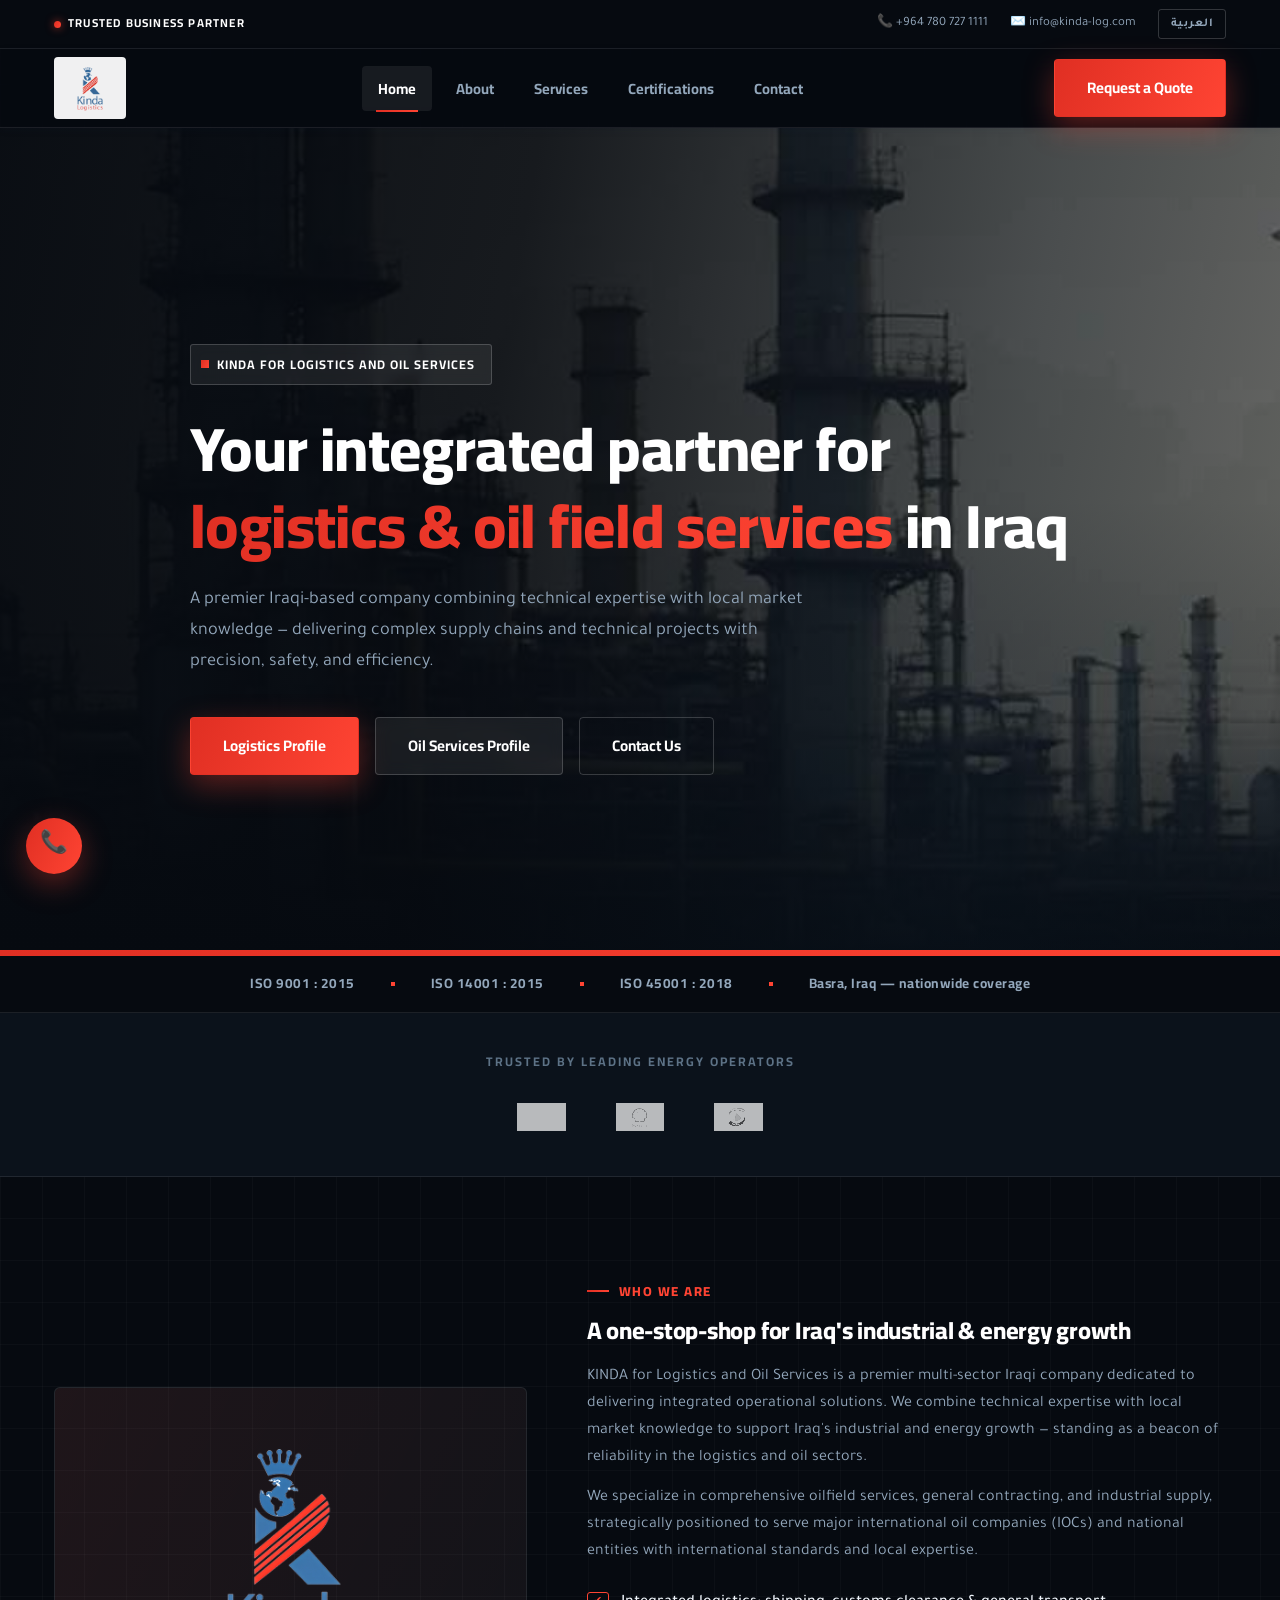
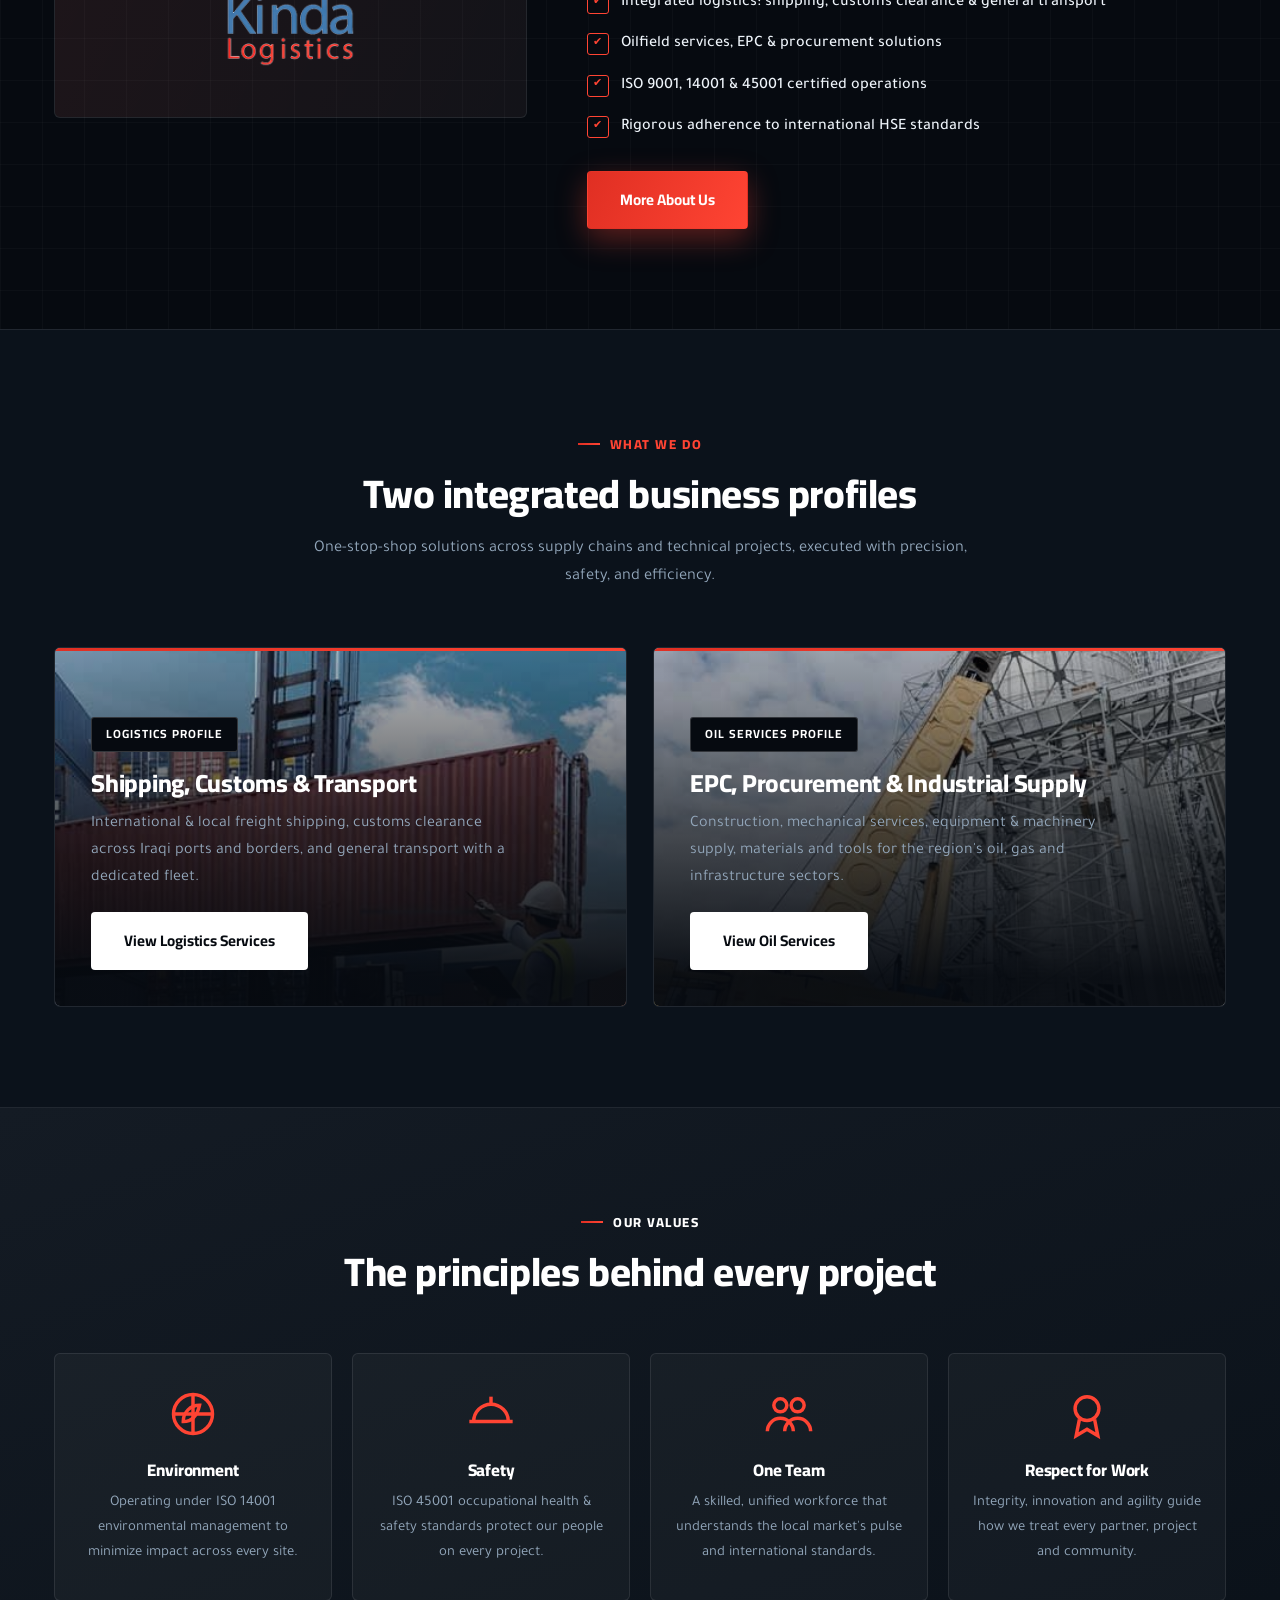
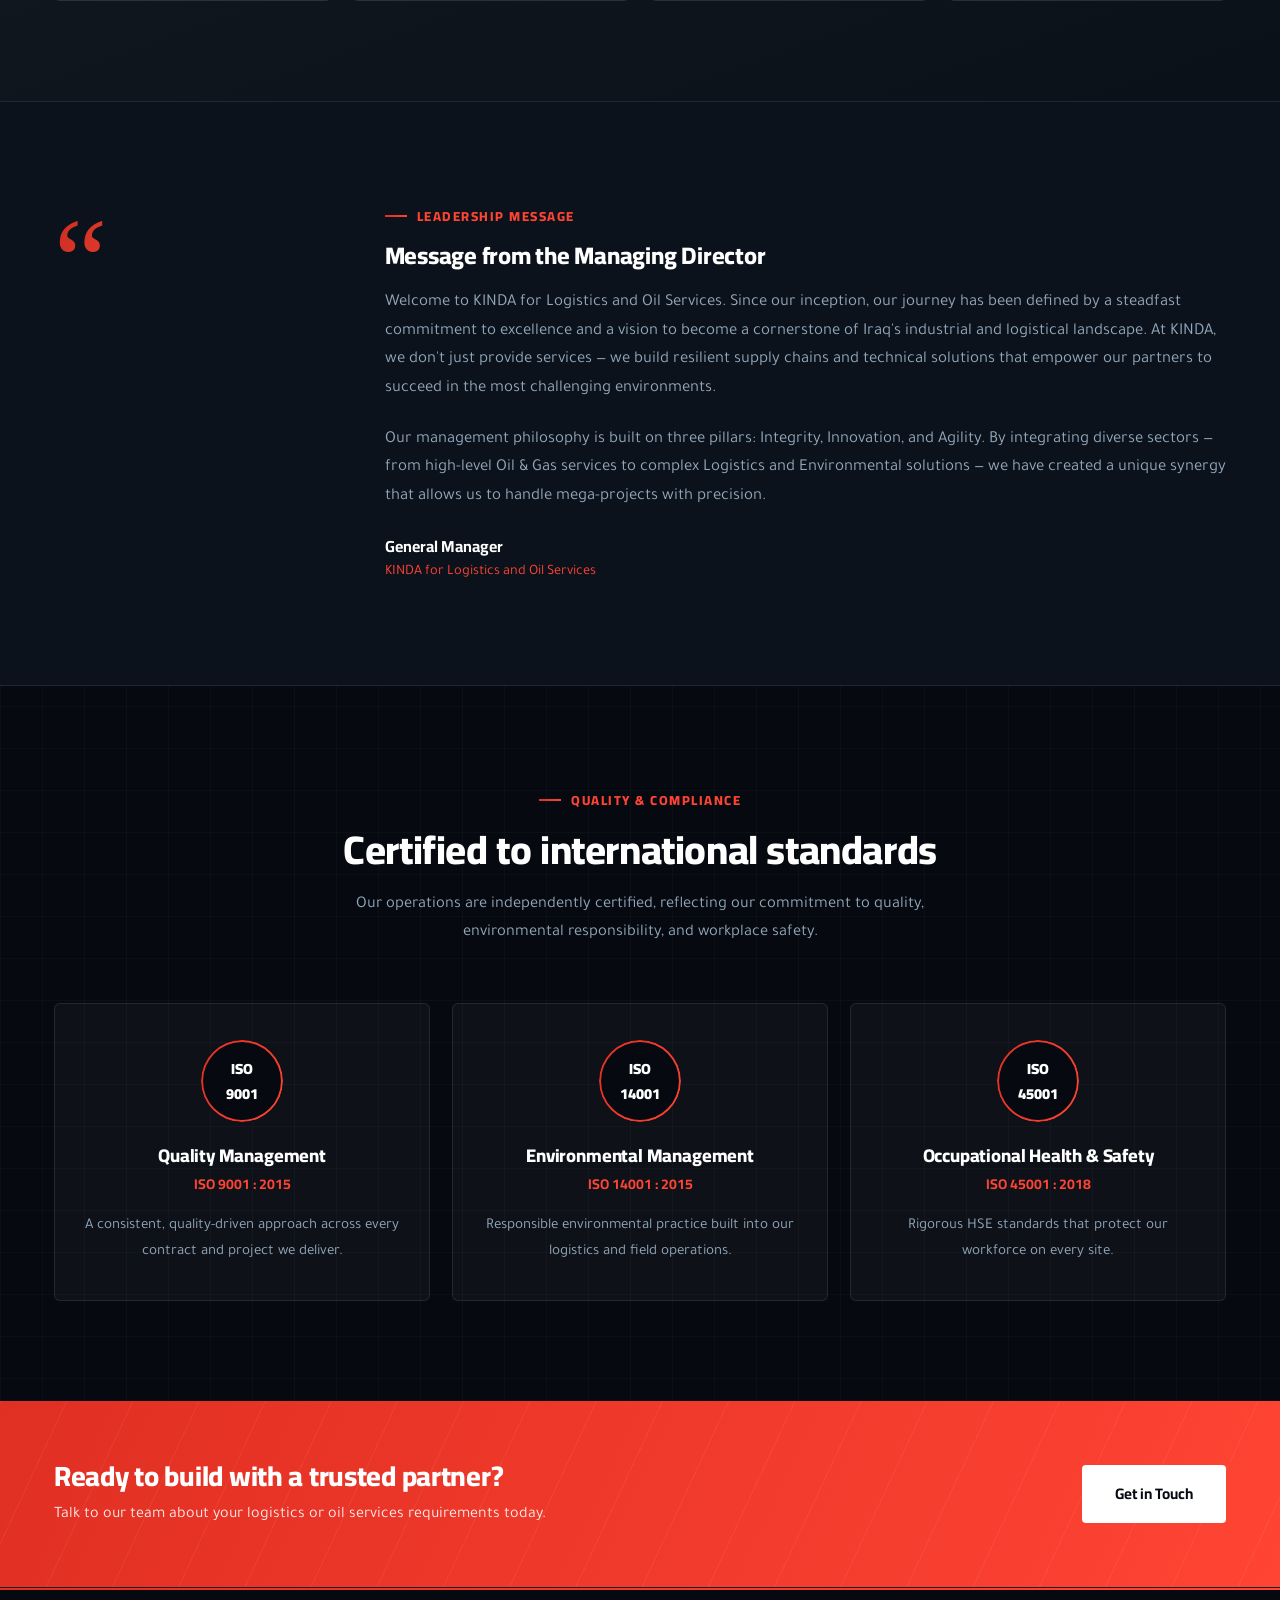
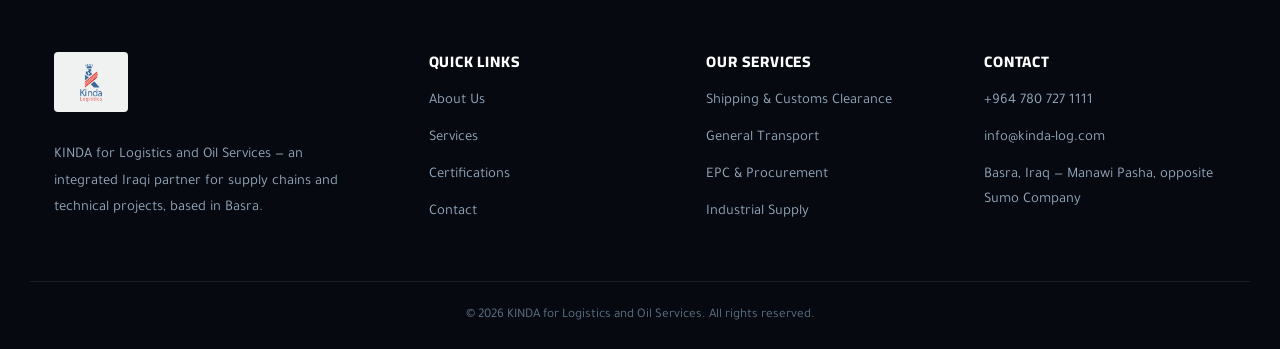
<file: index.html>
<!DOCTYPE html>
<html lang="en" dir="ltr">
<head>
<meta charset="UTF-8">
<meta name="viewport" content="width=device-width, initial-scale=1.0">
<title>KINDA | Logistics &amp; Oil Services Company in Iraq</title>
<meta name="description" content="KINDA is an Iraqi logistics and oil services company based in Basra — freight shipping, customs clearance, general transport, EPC &amp; procurement, and industrial supply. ISO 9001, 14001 &amp; 45001 certified.">
<link rel="canonical" href="https://kinda-log.com/">
<link rel="alternate" hreflang="en" href="https://kinda-log.com/">
<link rel="alternate" hreflang="ar" href="https://kinda-log.com/ar/">
<link rel="alternate" hreflang="x-default" href="https://kinda-log.com/">
<meta property="og:type" content="website">
<meta property="og:site_name" content="KINDA">
<meta property="og:title" content="KINDA | Logistics & Oil Services Company in Iraq">
<meta property="og:description" content="Integrated logistics and oil services from Basra, Iraq — shipping, customs clearance, general transport, EPC & procurement, industrial supply.">
<meta property="og:url" content="https://kinda-log.com/">
<meta property="og:image" content="https://kinda-log.com/assets/images/hero-refinery.jpg">
<meta property="og:locale" content="en_US">
<meta property="og:locale:alternate" content="ar_IQ">
<meta name="twitter:card" content="summary_large_image">
<link rel="icon" type="image/png" href="assets/images/kinda-logo.png">
<link rel="preconnect" href="https://fonts.googleapis.com">
<link rel="preconnect" href="https://fonts.gstatic.com" crossorigin>
<link href="https://fonts.googleapis.com/css2?family=Cairo:wght@400;500;600;700;800;900&family=Tajawal:wght@400;500;700;900&display=swap" rel="stylesheet">
<link rel="stylesheet" href="assets/css/style.css">
<script type="application/ld+json">
{
  "@context": "https://schema.org",
  "@type": "Organization",
  "name": "KINDA for Logistics and Oil Services",
  "alternateName": "Kinda Logistics",
  "url": "https://kinda-log.com/",
  "logo": "https://kinda-log.com/assets/images/kinda-logo.png",
  "image": "https://kinda-log.com/assets/images/hero-refinery.jpg",
  "telephone": "+964-780-727-1111",
  "email": "info@kinda-log.com",
  "address": {
    "@type": "PostalAddress",
    "streetAddress": "Manawi Pasha, opposite Sumo Company",
    "addressLocality": "Basra",
    "addressCountry": "IQ"
  },
  "sameAs": [],
  "makesOffer": [
    { "@type": "Offer", "itemOffered": { "@type": "Service", "name": "Freight Shipping & Customs Clearance" } },
    { "@type": "Offer", "itemOffered": { "@type": "Service", "name": "General Transport" } },
    { "@type": "Offer", "itemOffered": { "@type": "Service", "name": "EPC & Procurement Solutions" } },
    { "@type": "Offer", "itemOffered": { "@type": "Service", "name": "Industrial Supply & General Contracting" } }
  ]
}
</script>
</head>
<body>

<div class="topbar">
  <div class="container topbar-inner">
    <span class="topbar-tag">TRUSTED BUSINESS PARTNER</span>
    <div class="topbar-contacts">
      <a href="tel:+9647807271111">📞 +964 780 727 1111</a>
      <a href="mailto:info@kinda-log.com">✉️ info@kinda-log.com</a>
      <a href="ar/index.html" class="lang-switch">العربية</a>
    </div>
  </div>
</div>

<header class="site-header" id="siteHeader">
  <div class="container header-inner">
    <a href="index.html" class="brand">
      <img src="assets/images/kinda-logo.png" alt="KINDA — Logistics and Oil Services" class="brand-logo">
    </a>
    <nav class="main-nav" id="mainNav">
      <a href="index.html" class="active">Home</a>
      <a href="about.html">About</a>
      <a href="services.html">Services</a>
      <a href="certifications.html">Certifications</a>
      <a href="contact.html">Contact</a>
    </nav>
    <a href="contact.html" class="btn btn-primary nav-cta">Request a Quote</a>
    <button class="nav-toggle" id="navToggle" aria-label="Menu">
      <span></span><span></span><span></span>
    </button>
  </div>
</header>

<main>
  <section class="hero" id="home">
    <div class="hero-bg" style="background-image:url('assets/images/hero-refinery.jpg')"></div>
    <div class="hero-overlay"></div>
    <div class="container hero-content">
      <p class="eyebrow">KINDA for Logistics and Oil Services</p>
      <h1>Your integrated partner for <span>logistics &amp; oil field services</span> in Iraq</h1>
      <p class="hero-sub">A premier Iraqi-based company combining technical expertise with local market knowledge — delivering complex supply chains and technical projects with precision, safety, and efficiency.</p>
      <div class="hero-actions">
        <a href="services.html#logistics" class="btn btn-primary">Logistics Profile</a>
        <a href="services.html#oil-services" class="btn btn-secondary">Oil Services Profile</a>
        <a href="contact.html" class="btn btn-outline">Contact Us</a>
      </div>
    </div>
  </section>

  <div class="cert-strip">
    <div class="container">
      <span>ISO 9001 : 2015</span><span class="dot"></span>
      <span>ISO 14001 : 2015</span><span class="dot"></span>
      <span>ISO 45001 : 2018</span><span class="dot"></span>
      <span>Basra, Iraq — nationwide coverage</span>
    </div>
  </div>

  <div class="trust-strip">
    <div class="container">
      <p class="trust-label">TRUSTED BY LEADING ENERGY OPERATORS</p>
      <div class="partners-row">
        <img src="assets/images/partner-bp.png" alt="bp">
        <img src="assets/images/partner-shell.png" alt="Shell">
        <img src="assets/images/partner-soc.png" alt="South Oil Company">
      </div>
    </div>
  </div>

  <section class="section about" id="about">
    <div class="container about-grid">
      <div class="about-media">
        <img src="assets/images/kinda-logo.png" alt="KINDA logo" class="about-logo">
      </div>
      <div class="about-content">
        <p class="section-eyebrow">Who We Are</p>
        <h2>A one-stop-shop for Iraq's industrial &amp; energy growth</h2>
        <p class="about-text">
          KINDA for Logistics and Oil Services is a premier multi-sector Iraqi company dedicated to delivering integrated
          operational solutions. We combine technical expertise with local market knowledge to support Iraq's industrial
          and energy growth — standing as a beacon of reliability in the logistics and oil sectors.
        </p>
        <p class="about-text">
          We specialize in comprehensive oilfield services, general contracting, and industrial supply, strategically
          positioned to serve major international oil companies (IOCs) and national entities with international
          standards and local expertise.
        </p>
        <ul class="about-points">
          <li><span class="check">✔</span> Integrated logistics: shipping, customs clearance &amp; general transport</li>
          <li><span class="check">✔</span> Oilfield services, EPC &amp; procurement solutions</li>
          <li><span class="check">✔</span> ISO 9001, 14001 &amp; 45001 certified operations</li>
          <li><span class="check">✔</span> Rigorous adherence to international HSE standards</li>
        </ul>
        <a href="about.html" class="btn btn-primary">More About Us</a>
      </div>
    </div>
  </section>

  <section class="section section-alt" id="profiles">
    <div class="container">
      <div class="section-head center">
        <p class="section-eyebrow">What We Do</p>
        <h2>Two integrated business profiles</h2>
        <p class="section-sub">One-stop-shop solutions across supply chains and technical projects, executed with precision, safety, and efficiency.</p>
      </div>
      <div class="profiles-grid">
        <div class="profile-card">
          <div class="profile-bg" style="background-image:url('assets/images/service-logistics.jpg')"></div>
          <div class="profile-overlay"></div>
          <div class="profile-content">
            <span class="profile-tag">Logistics Profile</span>
            <h3>Shipping, Customs &amp; Transport</h3>
            <p>International &amp; local freight shipping, customs clearance across Iraqi ports and borders, and general transport with a dedicated fleet.</p>
            <a href="services.html#logistics" class="btn btn-white">View Logistics Services</a>
          </div>
        </div>
        <div class="profile-card">
          <div class="profile-bg" style="background-image:url('assets/images/service-crane.jpg')"></div>
          <div class="profile-overlay"></div>
          <div class="profile-content">
            <span class="profile-tag">Oil Services Profile</span>
            <h3>EPC, Procurement &amp; Industrial Supply</h3>
            <p>Construction, mechanical services, equipment &amp; machinery supply, materials and tools for the region's oil, gas and infrastructure sectors.</p>
            <a href="services.html#oil-services" class="btn btn-white">View Oil Services</a>
          </div>
        </div>
      </div>
    </div>
  </section>

  <section class="section why-us" id="values" style="background:linear-gradient(160deg, var(--blue) 0%, var(--blue-darker) 100%);">
    <div class="container">
      <div class="section-head center light">
        <p class="section-eyebrow">Our Values</p>
        <h2>The principles behind every project</h2>
      </div>
      <div class="values-grid">
        <div class="value-card">
          <div class="value-icon"><svg viewBox="0 0 24 24"><circle cx="12" cy="12" r="9"/><path d="M12 3v18M3 12h18"/><path d="M7.5 15.5c0-4.4 3.3-7.5 7.5-7.5-1 4.4-3.3 7.5-7.5 7.5z"/></svg></div>
          <h3>Environment</h3>
          <p>Operating under ISO 14001 environmental management to minimize impact across every site.</p>
        </div>
        <div class="value-card">
          <div class="value-icon"><svg viewBox="0 0 24 24"><path d="M4 15.5a8 8 0 0 1 16 0"/><path d="M2 15.5h20"/><path d="M12 4v3.2"/></svg></div>
          <h3>Safety</h3>
          <p>ISO 45001 occupational health &amp; safety standards protect our people on every project.</p>
        </div>
        <div class="value-card">
          <div class="value-icon"><svg viewBox="0 0 24 24"><circle cx="8" cy="8" r="3"/><circle cx="16" cy="8" r="3"/><path d="M2 20c0-3.3 2.7-6 6-6s6 2.7 6 6"/><path d="M10 20c0-3.3 2.7-6 6-6s6 2.7 6 6"/></svg></div>
          <h3>One Team</h3>
          <p>A skilled, unified workforce that understands the local market's pulse and international standards.</p>
        </div>
        <div class="value-card">
          <div class="value-icon"><svg viewBox="0 0 24 24"><circle cx="12" cy="9.5" r="5.5"/><path d="M8.5 14.5L7 22l5-3 5 3-1.5-7.5"/></svg></div>
          <h3>Respect for Work</h3>
          <p>Integrity, innovation and agility guide how we treat every partner, project and community.</p>
        </div>
      </div>
    </div>
  </section>

  <section class="section md-section">
    <div class="container md-grid">
      <div>
        <span class="md-quote-mark">&ldquo;</span>
      </div>
      <div>
        <p class="section-eyebrow">Leadership Message</p>
        <h2>Message from the Managing Director</h2>
        <p class="md-text">
          Welcome to KINDA for Logistics and Oil Services. Since our inception, our journey has been defined by a
          steadfast commitment to excellence and a vision to become a cornerstone of Iraq's industrial and logistical
          landscape. At KINDA, we don't just provide services — we build resilient supply chains and technical
          solutions that empower our partners to succeed in the most challenging environments.
        </p>
        <p class="md-text">
          Our management philosophy is built on three pillars: Integrity, Innovation, and Agility. By integrating
          diverse sectors — from high-level Oil &amp; Gas services to complex Logistics and Environmental solutions —
          we have created a unique synergy that allows us to handle mega-projects with precision.
        </p>
        <p class="md-signature">General Manager</p>
        <p class="md-role">KINDA for Logistics and Oil Services</p>
      </div>
    </div>
  </section>

  <section class="section">
    <div class="container">
      <div class="section-head center">
        <p class="section-eyebrow">Quality &amp; Compliance</p>
        <h2>Certified to international standards</h2>
        <p class="section-sub">Our operations are independently certified, reflecting our commitment to quality, environmental responsibility, and workplace safety.</p>
      </div>
      <div class="certs-grid">
        <div class="cert-card">
          <div class="cert-badge">ISO<br>9001</div>
          <h3>Quality Management</h3>
          <span class="cert-num">ISO 9001 : 2015</span>
          <p>A consistent, quality-driven approach across every contract and project we deliver.</p>
        </div>
        <div class="cert-card">
          <div class="cert-badge">ISO<br>14001</div>
          <h3>Environmental Management</h3>
          <span class="cert-num">ISO 14001 : 2015</span>
          <p>Responsible environmental practice built into our logistics and field operations.</p>
        </div>
        <div class="cert-card">
          <div class="cert-badge">ISO<br>45001</div>
          <h3>Occupational Health &amp; Safety</h3>
          <span class="cert-num">ISO 45001 : 2018</span>
          <p>Rigorous HSE standards that protect our workforce on every site.</p>
        </div>
      </div>
    </div>
  </section>

  <section class="cta-banner">
    <div class="container cta-inner">
      <div>
        <h2>Ready to build with a trusted partner?</h2>
        <p>Talk to our team about your logistics or oil services requirements today.</p>
      </div>
      <a href="contact.html" class="btn btn-white">Get in Touch</a>
    </div>
  </section>
</main>

<footer class="site-footer">
  <div class="container footer-grid">
    <div class="footer-brand">
      <div class="footer-logo-wrap">
        <img src="assets/images/kinda-logo.png" alt="KINDA" class="footer-logo">
      </div>
      <p>KINDA for Logistics and Oil Services — an integrated Iraqi partner for supply chains and technical projects, based in Basra.</p>
    </div>
    <div class="footer-col">
      <h4>Quick Links</h4>
      <a href="about.html">About Us</a>
      <a href="services.html">Services</a>
      <a href="certifications.html">Certifications</a>
      <a href="contact.html">Contact</a>
    </div>
    <div class="footer-col">
      <h4>Our Services</h4>
      <a href="services.html#logistics">Shipping &amp; Customs Clearance</a>
      <a href="services.html#logistics">General Transport</a>
      <a href="services.html#oil-services">EPC &amp; Procurement</a>
      <a href="services.html#oil-services">Industrial Supply</a>
    </div>
    <div class="footer-col">
      <h4>Contact</h4>
      <a href="tel:+9647807271111">+964 780 727 1111</a>
      <a href="mailto:info@kinda-log.com">info@kinda-log.com</a>
      <span>Basra, Iraq — Manawi Pasha, opposite Sumo Company</span>
    </div>
  </div>
  <div class="footer-bottom">
    <div class="container">
      <p>© <span id="year"></span> KINDA for Logistics and Oil Services. All rights reserved.</p>
    </div>
  </div>
</footer>

<a href="tel:+9647807271111" class="call-float" aria-label="Call us">📞</a>

<script src="assets/js/script.js"></script>
</body>
</html>
</file>
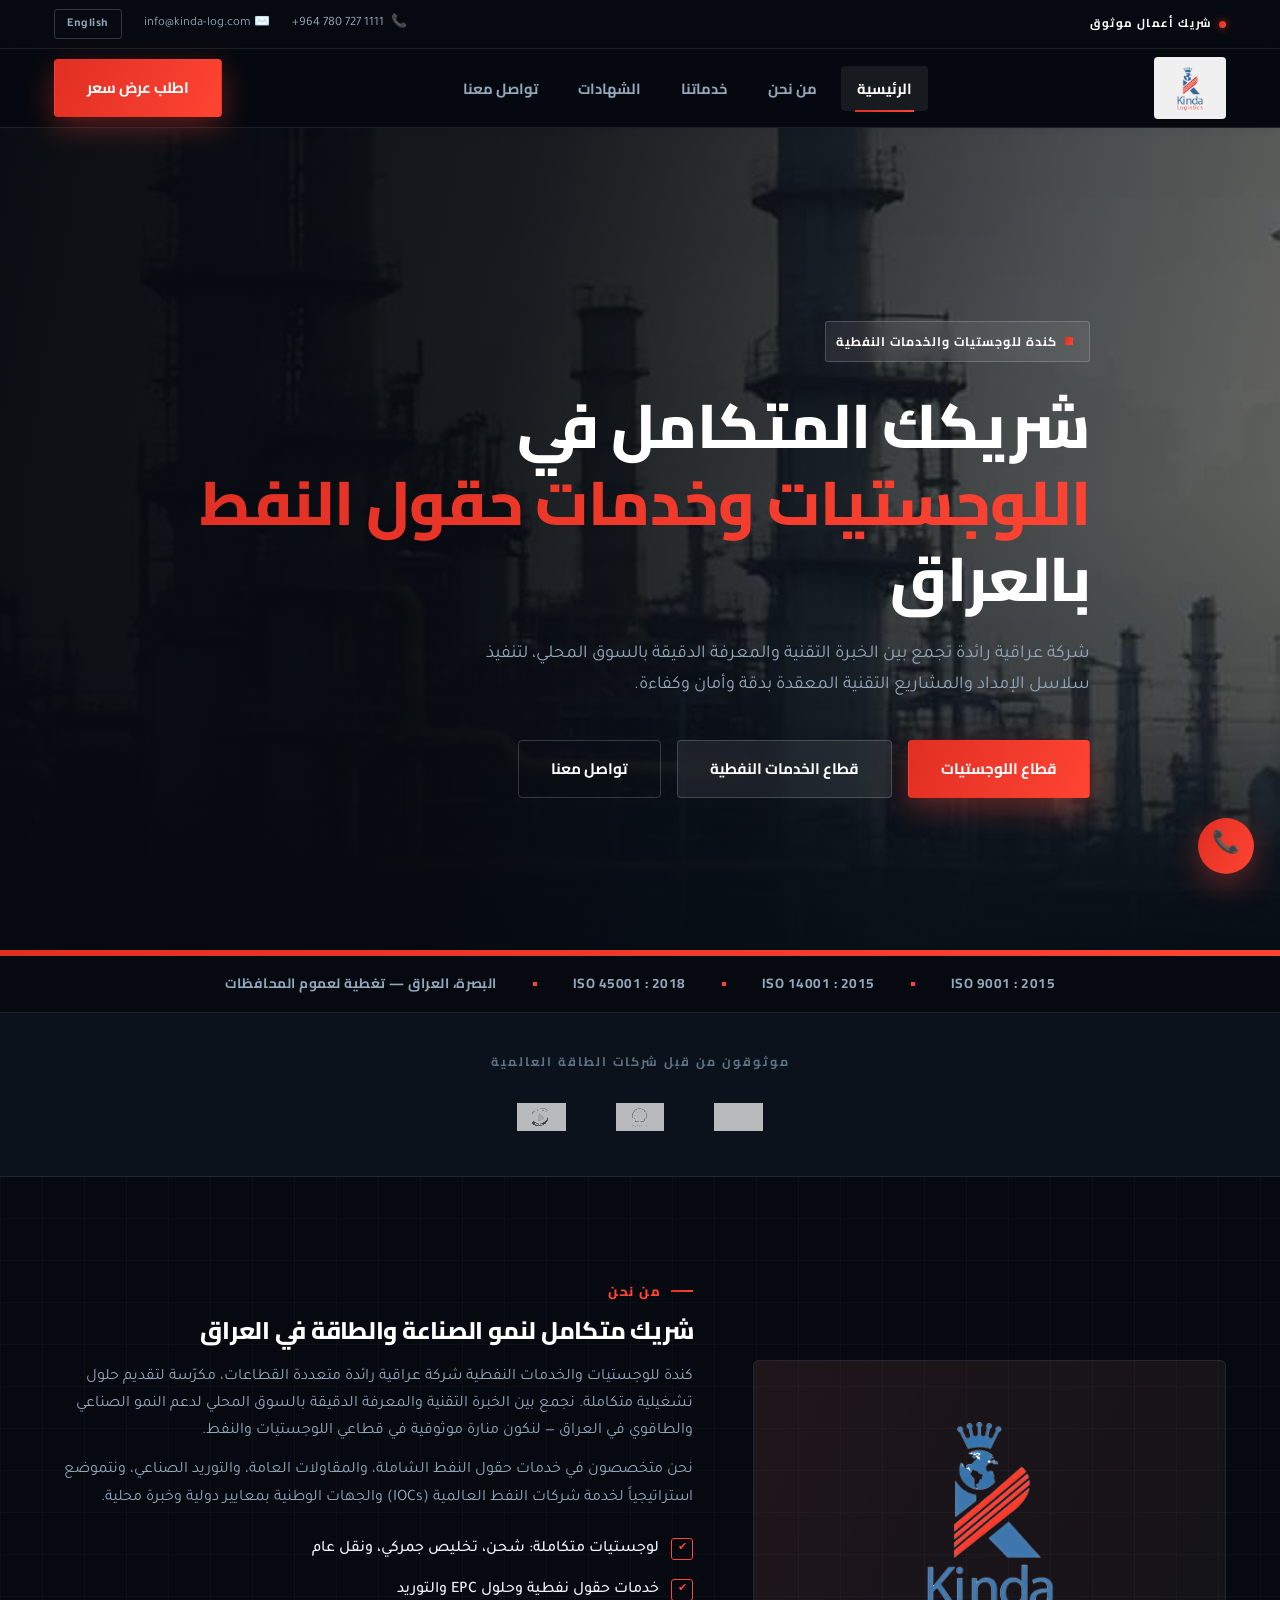
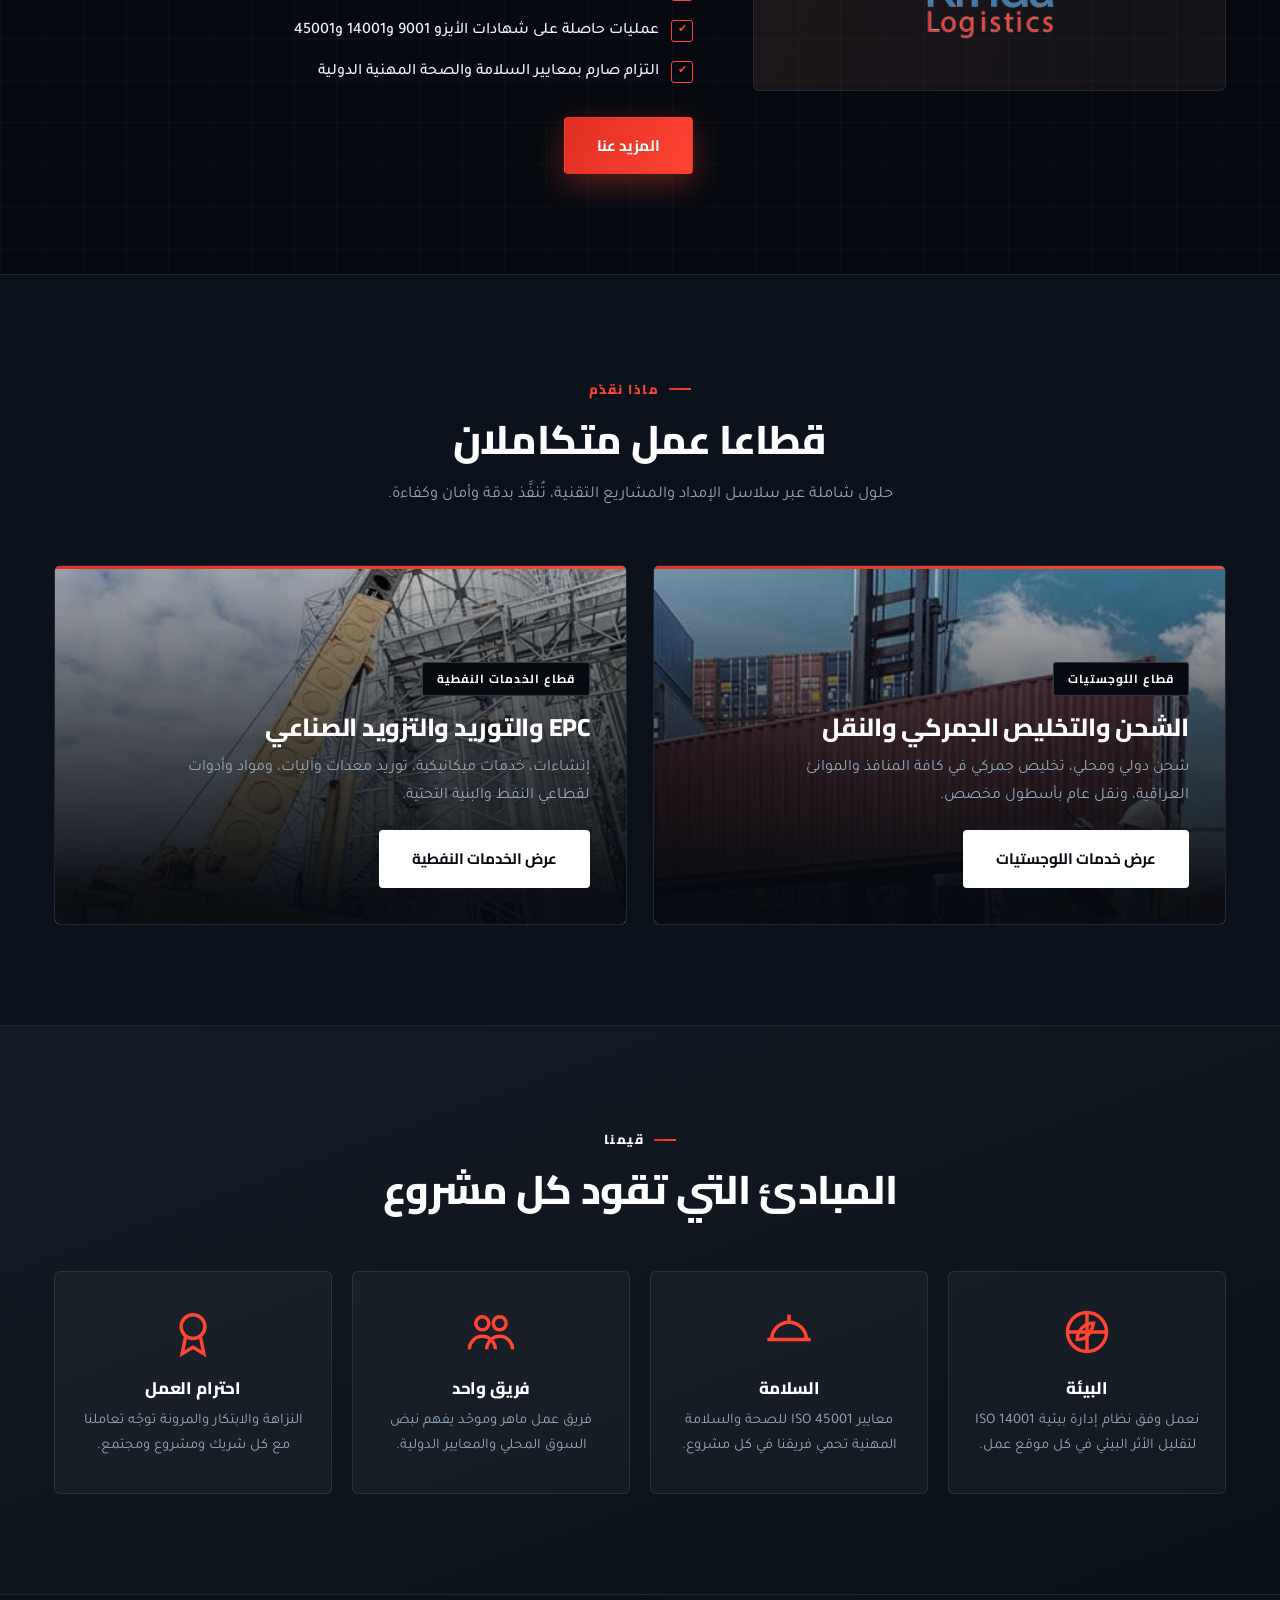
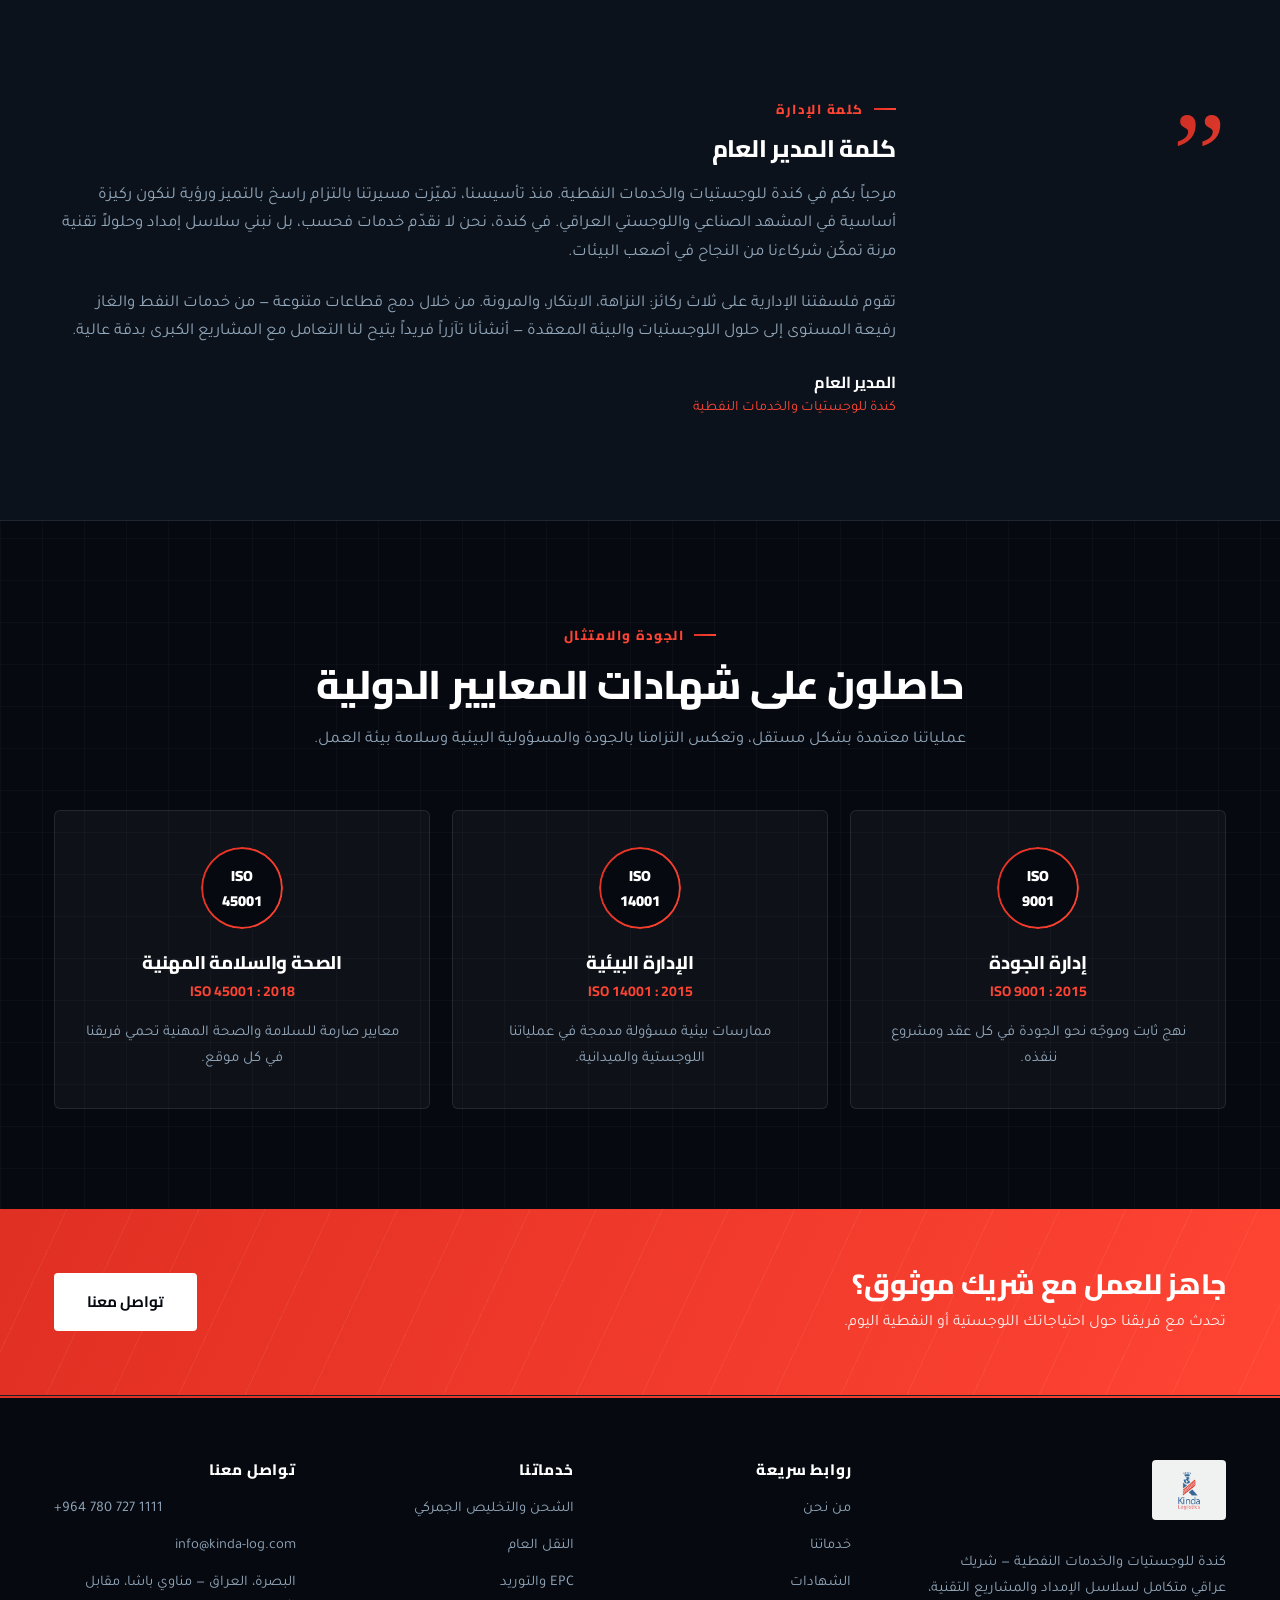
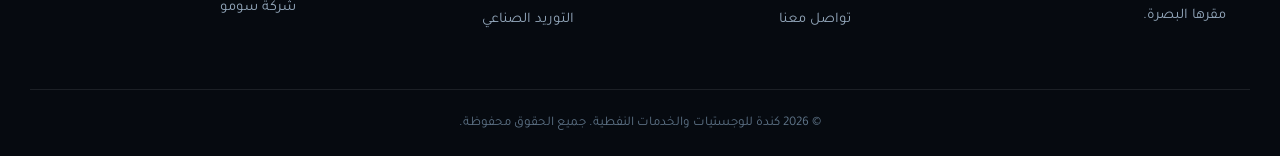
<file: ar/index.html>
<!DOCTYPE html>
<html lang="ar" dir="rtl">
<head>
<meta charset="UTF-8">
<meta name="viewport" content="width=device-width, initial-scale=1.0">
<title>كندة | شركة لوجستيات وخدمات نفطية في العراق</title>
<meta name="description" content="كندة شركة عراقية للوجستيات والخدمات النفطية مقرها البصرة — شحن، تخليص جمركي، نقل عام، وحلول EPC والتوريد والإمداد الصناعي. حاصلة على شهادات الأيزو 9001 و14001 و45001.">
<link rel="canonical" href="https://kinda-log.com/ar/">
<link rel="alternate" hreflang="en" href="https://kinda-log.com/">
<link rel="alternate" hreflang="ar" href="https://kinda-log.com/ar/">
<link rel="alternate" hreflang="x-default" href="https://kinda-log.com/">
<meta property="og:type" content="website">
<meta property="og:site_name" content="كندة">
<meta property="og:title" content="كندة | شركة لوجستيات وخدمات نفطية في العراق">
<meta property="og:description" content="حلول لوجستية وخدمات نفطية متكاملة من البصرة، العراق.">
<meta property="og:url" content="https://kinda-log.com/ar/">
<meta property="og:image" content="https://kinda-log.com/assets/images/hero-refinery.jpg">
<meta property="og:locale" content="ar_IQ">
<meta property="og:locale:alternate" content="en_US">
<link rel="icon" type="image/png" href="../assets/images/kinda-logo.png">
<link rel="preconnect" href="https://fonts.googleapis.com">
<link rel="preconnect" href="https://fonts.gstatic.com" crossorigin>
<link href="https://fonts.googleapis.com/css2?family=Cairo:wght@400;500;600;700;800;900&family=Tajawal:wght@400;500;700;900&display=swap" rel="stylesheet">
<link rel="stylesheet" href="../assets/css/style.css">
<script type="application/ld+json">
{
  "@context": "https://schema.org",
  "@type": "Organization",
  "name": "كندة للوجستيات والخدمات النفطية",
  "alternateName": "Kinda Logistics",
  "url": "https://kinda-log.com/ar/",
  "logo": "https://kinda-log.com/assets/images/kinda-logo.png",
  "image": "https://kinda-log.com/assets/images/hero-refinery.jpg",
  "telephone": "+964-780-727-1111",
  "email": "info@kinda-log.com",
  "address": {
    "@type": "PostalAddress",
    "streetAddress": "مناوي باشا، مقابل شركة سومو",
    "addressLocality": "البصرة",
    "addressCountry": "IQ"
  }
}
</script>
</head>
<body>

<div class="topbar">
  <div class="container topbar-inner">
    <span class="topbar-tag">شريك أعمال موثوق</span>
    <div class="topbar-contacts">
      <a href="tel:+9647807271111">📞 <span dir="ltr">+964 780 727 1111</span></a>
      <a href="mailto:info@kinda-log.com">✉️ info@kinda-log.com</a>
      <a href="../index.html" class="lang-switch">English</a>
    </div>
  </div>
</div>

<header class="site-header" id="siteHeader">
  <div class="container header-inner">
    <a href="index.html" class="brand">
      <img src="../assets/images/kinda-logo.png" alt="كندة للوجستيات والخدمات النفطية" class="brand-logo">
    </a>
    <nav class="main-nav" id="mainNav">
      <a href="index.html" class="active">الرئيسية</a>
      <a href="about.html">من نحن</a>
      <a href="services.html">خدماتنا</a>
      <a href="certifications.html">الشهادات</a>
      <a href="contact.html">تواصل معنا</a>
    </nav>
    <a href="contact.html" class="btn btn-primary nav-cta">اطلب عرض سعر</a>
    <button class="nav-toggle" id="navToggle" aria-label="القائمة">
      <span></span><span></span><span></span>
    </button>
  </div>
</header>

<main>
  <section class="hero" id="home">
    <div class="hero-bg" style="background-image:url('../assets/images/hero-refinery.jpg')"></div>
    <div class="hero-overlay"></div>
    <div class="container hero-content">
      <p class="eyebrow">كندة للوجستيات والخدمات النفطية</p>
      <h1>شريكك المتكامل في <span>اللوجستيات وخدمات حقول النفط</span> بالعراق</h1>
      <p class="hero-sub">شركة عراقية رائدة تجمع بين الخبرة التقنية والمعرفة الدقيقة بالسوق المحلي، لتنفيذ سلاسل الإمداد والمشاريع التقنية المعقدة بدقة وأمان وكفاءة.</p>
      <div class="hero-actions">
        <a href="services.html#logistics" class="btn btn-primary">قطاع اللوجستيات</a>
        <a href="services.html#oil-services" class="btn btn-secondary">قطاع الخدمات النفطية</a>
        <a href="contact.html" class="btn btn-outline">تواصل معنا</a>
      </div>
    </div>
  </section>

  <div class="cert-strip">
    <div class="container">
      <span>ISO 9001 : 2015</span><span class="dot"></span>
      <span>ISO 14001 : 2015</span><span class="dot"></span>
      <span>ISO 45001 : 2018</span><span class="dot"></span>
      <span>البصرة، العراق — تغطية لعموم المحافظات</span>
    </div>
  </div>

  <div class="trust-strip">
    <div class="container">
      <p class="trust-label">موثوقون من قبل شركات الطاقة العالمية</p>
      <div class="partners-row">
        <img src="../assets/images/partner-bp.png" alt="bp">
        <img src="../assets/images/partner-shell.png" alt="Shell">
        <img src="../assets/images/partner-soc.png" alt="شركة نفط الجنوب">
      </div>
    </div>
  </div>

  <section class="section about" id="about">
    <div class="container about-grid">
      <div class="about-media">
        <img src="../assets/images/kinda-logo.png" alt="شعار كندة" class="about-logo">
      </div>
      <div class="about-content">
        <p class="section-eyebrow">من نحن</p>
        <h2>شريك متكامل لنمو الصناعة والطاقة في العراق</h2>
        <p class="about-text">
          كندة للوجستيات والخدمات النفطية شركة عراقية رائدة متعددة القطاعات، مكرّسة لتقديم حلول تشغيلية متكاملة.
          نجمع بين الخبرة التقنية والمعرفة الدقيقة بالسوق المحلي لدعم النمو الصناعي والطاقوي في العراق — لنكون منارة
          موثوقية في قطاعي اللوجستيات والنفط.
        </p>
        <p class="about-text">
          نحن متخصصون في خدمات حقول النفط الشاملة، والمقاولات العامة، والتوريد الصناعي، ونتموضع استراتيجياً لخدمة
          شركات النفط العالمية (IOCs) والجهات الوطنية بمعايير دولية وخبرة محلية.
        </p>
        <ul class="about-points">
          <li><span class="check">✔</span> لوجستيات متكاملة: شحن، تخليص جمركي، ونقل عام</li>
          <li><span class="check">✔</span> خدمات حقول نفطية وحلول EPC والتوريد</li>
          <li><span class="check">✔</span> عمليات حاصلة على شهادات الأيزو 9001 و14001 و45001</li>
          <li><span class="check">✔</span> التزام صارم بمعايير السلامة والصحة المهنية الدولية</li>
        </ul>
        <a href="about.html" class="btn btn-primary">المزيد عنا</a>
      </div>
    </div>
  </section>

  <section class="section section-alt" id="profiles">
    <div class="container">
      <div class="section-head center">
        <p class="section-eyebrow">ماذا نقدّم</p>
        <h2>قطاعا عمل متكاملان</h2>
        <p class="section-sub">حلول شاملة عبر سلاسل الإمداد والمشاريع التقنية، تُنفَّذ بدقة وأمان وكفاءة.</p>
      </div>
      <div class="profiles-grid">
        <div class="profile-card">
          <div class="profile-bg" style="background-image:url('../assets/images/service-logistics.jpg')"></div>
          <div class="profile-overlay"></div>
          <div class="profile-content">
            <span class="profile-tag">قطاع اللوجستيات</span>
            <h3>الشحن والتخليص الجمركي والنقل</h3>
            <p>شحن دولي ومحلي، تخليص جمركي في كافة المنافذ والموانئ العراقية، ونقل عام بأسطول مخصص.</p>
            <a href="services.html#logistics" class="btn btn-white">عرض خدمات اللوجستيات</a>
          </div>
        </div>
        <div class="profile-card">
          <div class="profile-bg" style="background-image:url('../assets/images/service-crane.jpg')"></div>
          <div class="profile-overlay"></div>
          <div class="profile-content">
            <span class="profile-tag">قطاع الخدمات النفطية</span>
            <h3>EPC والتوريد والتزويد الصناعي</h3>
            <p>إنشاءات، خدمات ميكانيكية، توريد معدات وآليات، ومواد وأدوات لقطاعي النفط والبنية التحتية.</p>
            <a href="services.html#oil-services" class="btn btn-white">عرض الخدمات النفطية</a>
          </div>
        </div>
      </div>
    </div>
  </section>

  <section class="section why-us" id="values" style="background:linear-gradient(160deg, var(--blue) 0%, var(--blue-darker) 100%);">
    <div class="container">
      <div class="section-head center light">
        <p class="section-eyebrow">قيمنا</p>
        <h2>المبادئ التي تقود كل مشروع</h2>
      </div>
      <div class="values-grid">
        <div class="value-card">
          <div class="value-icon"><svg viewBox="0 0 24 24"><circle cx="12" cy="12" r="9"/><path d="M12 3v18M3 12h18"/><path d="M7.5 15.5c0-4.4 3.3-7.5 7.5-7.5-1 4.4-3.3 7.5-7.5 7.5z"/></svg></div>
          <h3>البيئة</h3>
          <p>نعمل وفق نظام إدارة بيئية ISO 14001 لتقليل الأثر البيئي في كل موقع عمل.</p>
        </div>
        <div class="value-card">
          <div class="value-icon"><svg viewBox="0 0 24 24"><path d="M4 15.5a8 8 0 0 1 16 0"/><path d="M2 15.5h20"/><path d="M12 4v3.2"/></svg></div>
          <h3>السلامة</h3>
          <p>معايير ISO 45001 للصحة والسلامة المهنية تحمي فريقنا في كل مشروع.</p>
        </div>
        <div class="value-card">
          <div class="value-icon"><svg viewBox="0 0 24 24"><circle cx="8" cy="8" r="3"/><circle cx="16" cy="8" r="3"/><path d="M2 20c0-3.3 2.7-6 6-6s6 2.7 6 6"/><path d="M10 20c0-3.3 2.7-6 6-6s6 2.7 6 6"/></svg></div>
          <h3>فريق واحد</h3>
          <p>فريق عمل ماهر وموحّد يفهم نبض السوق المحلي والمعايير الدولية.</p>
        </div>
        <div class="value-card">
          <div class="value-icon"><svg viewBox="0 0 24 24"><circle cx="12" cy="9.5" r="5.5"/><path d="M8.5 14.5L7 22l5-3 5 3-1.5-7.5"/></svg></div>
          <h3>احترام العمل</h3>
          <p>النزاهة والابتكار والمرونة توجّه تعاملنا مع كل شريك ومشروع ومجتمع.</p>
        </div>
      </div>
    </div>
  </section>

  <section class="section md-section">
    <div class="container md-grid">
      <div>
        <span class="md-quote-mark">&rdquo;</span>
      </div>
      <div>
        <p class="section-eyebrow">كلمة الإدارة</p>
        <h2>كلمة المدير العام</h2>
        <p class="md-text">
          مرحباً بكم في كندة للوجستيات والخدمات النفطية. منذ تأسيسنا، تميّزت مسيرتنا بالتزام راسخ بالتميز ورؤية
          لنكون ركيزة أساسية في المشهد الصناعي واللوجستي العراقي. في كندة، نحن لا نقدّم خدمات فحسب، بل نبني سلاسل
          إمداد وحلولاً تقنية مرنة تمكّن شركاءنا من النجاح في أصعب البيئات.
        </p>
        <p class="md-text">
          تقوم فلسفتنا الإدارية على ثلاث ركائز: النزاهة، الابتكار، والمرونة. من خلال دمج قطاعات متنوعة — من خدمات
          النفط والغاز رفيعة المستوى إلى حلول اللوجستيات والبيئة المعقدة — أنشأنا تآزراً فريداً يتيح لنا التعامل مع
          المشاريع الكبرى بدقة عالية.
        </p>
        <p class="md-signature">المدير العام</p>
        <p class="md-role">كندة للوجستيات والخدمات النفطية</p>
      </div>
    </div>
  </section>

  <section class="section">
    <div class="container">
      <div class="section-head center">
        <p class="section-eyebrow">الجودة والامتثال</p>
        <h2>حاصلون على شهادات المعايير الدولية</h2>
        <p class="section-sub">عملياتنا معتمدة بشكل مستقل، وتعكس التزامنا بالجودة والمسؤولية البيئية وسلامة بيئة العمل.</p>
      </div>
      <div class="certs-grid">
        <div class="cert-card">
          <div class="cert-badge">ISO<br>9001</div>
          <h3>إدارة الجودة</h3>
          <span class="cert-num">ISO 9001 : 2015</span>
          <p>نهج ثابت وموجّه نحو الجودة في كل عقد ومشروع ننفذه.</p>
        </div>
        <div class="cert-card">
          <div class="cert-badge">ISO<br>14001</div>
          <h3>الإدارة البيئية</h3>
          <span class="cert-num">ISO 14001 : 2015</span>
          <p>ممارسات بيئية مسؤولة مدمجة في عملياتنا اللوجستية والميدانية.</p>
        </div>
        <div class="cert-card">
          <div class="cert-badge">ISO<br>45001</div>
          <h3>الصحة والسلامة المهنية</h3>
          <span class="cert-num">ISO 45001 : 2018</span>
          <p>معايير صارمة للسلامة والصحة المهنية تحمي فريقنا في كل موقع.</p>
        </div>
      </div>
    </div>
  </section>

  <section class="cta-banner">
    <div class="container cta-inner">
      <div>
        <h2>جاهز للعمل مع شريك موثوق؟</h2>
        <p>تحدث مع فريقنا حول احتياجاتك اللوجستية أو النفطية اليوم.</p>
      </div>
      <a href="contact.html" class="btn btn-white">تواصل معنا</a>
    </div>
  </section>
</main>

<footer class="site-footer">
  <div class="container footer-grid">
    <div class="footer-brand">
      <div class="footer-logo-wrap">
        <img src="../assets/images/kinda-logo.png" alt="كندة" class="footer-logo">
      </div>
      <p>كندة للوجستيات والخدمات النفطية — شريك عراقي متكامل لسلاسل الإمداد والمشاريع التقنية، مقرها البصرة.</p>
    </div>
    <div class="footer-col">
      <h4>روابط سريعة</h4>
      <a href="about.html">من نحن</a>
      <a href="services.html">خدماتنا</a>
      <a href="certifications.html">الشهادات</a>
      <a href="contact.html">تواصل معنا</a>
    </div>
    <div class="footer-col">
      <h4>خدماتنا</h4>
      <a href="services.html#logistics">الشحن والتخليص الجمركي</a>
      <a href="services.html#logistics">النقل العام</a>
      <a href="services.html#oil-services">EPC والتوريد</a>
      <a href="services.html#oil-services">التوريد الصناعي</a>
    </div>
    <div class="footer-col">
      <h4>تواصل معنا</h4>
      <a href="tel:+9647807271111" dir="ltr">+964 780 727 1111</a>
      <a href="mailto:info@kinda-log.com">info@kinda-log.com</a>
      <span>البصرة، العراق — مناوي باشا، مقابل شركة سومو</span>
    </div>
  </div>
  <div class="footer-bottom">
    <div class="container">
      <p>© <span id="year"></span> كندة للوجستيات والخدمات النفطية. جميع الحقوق محفوظة.</p>
    </div>
  </div>
</footer>

<a href="tel:+9647807271111" class="call-float" aria-label="اتصل بنا">📞</a>

<script src="../assets/js/script.js"></script>
</body>
</html>
</file>
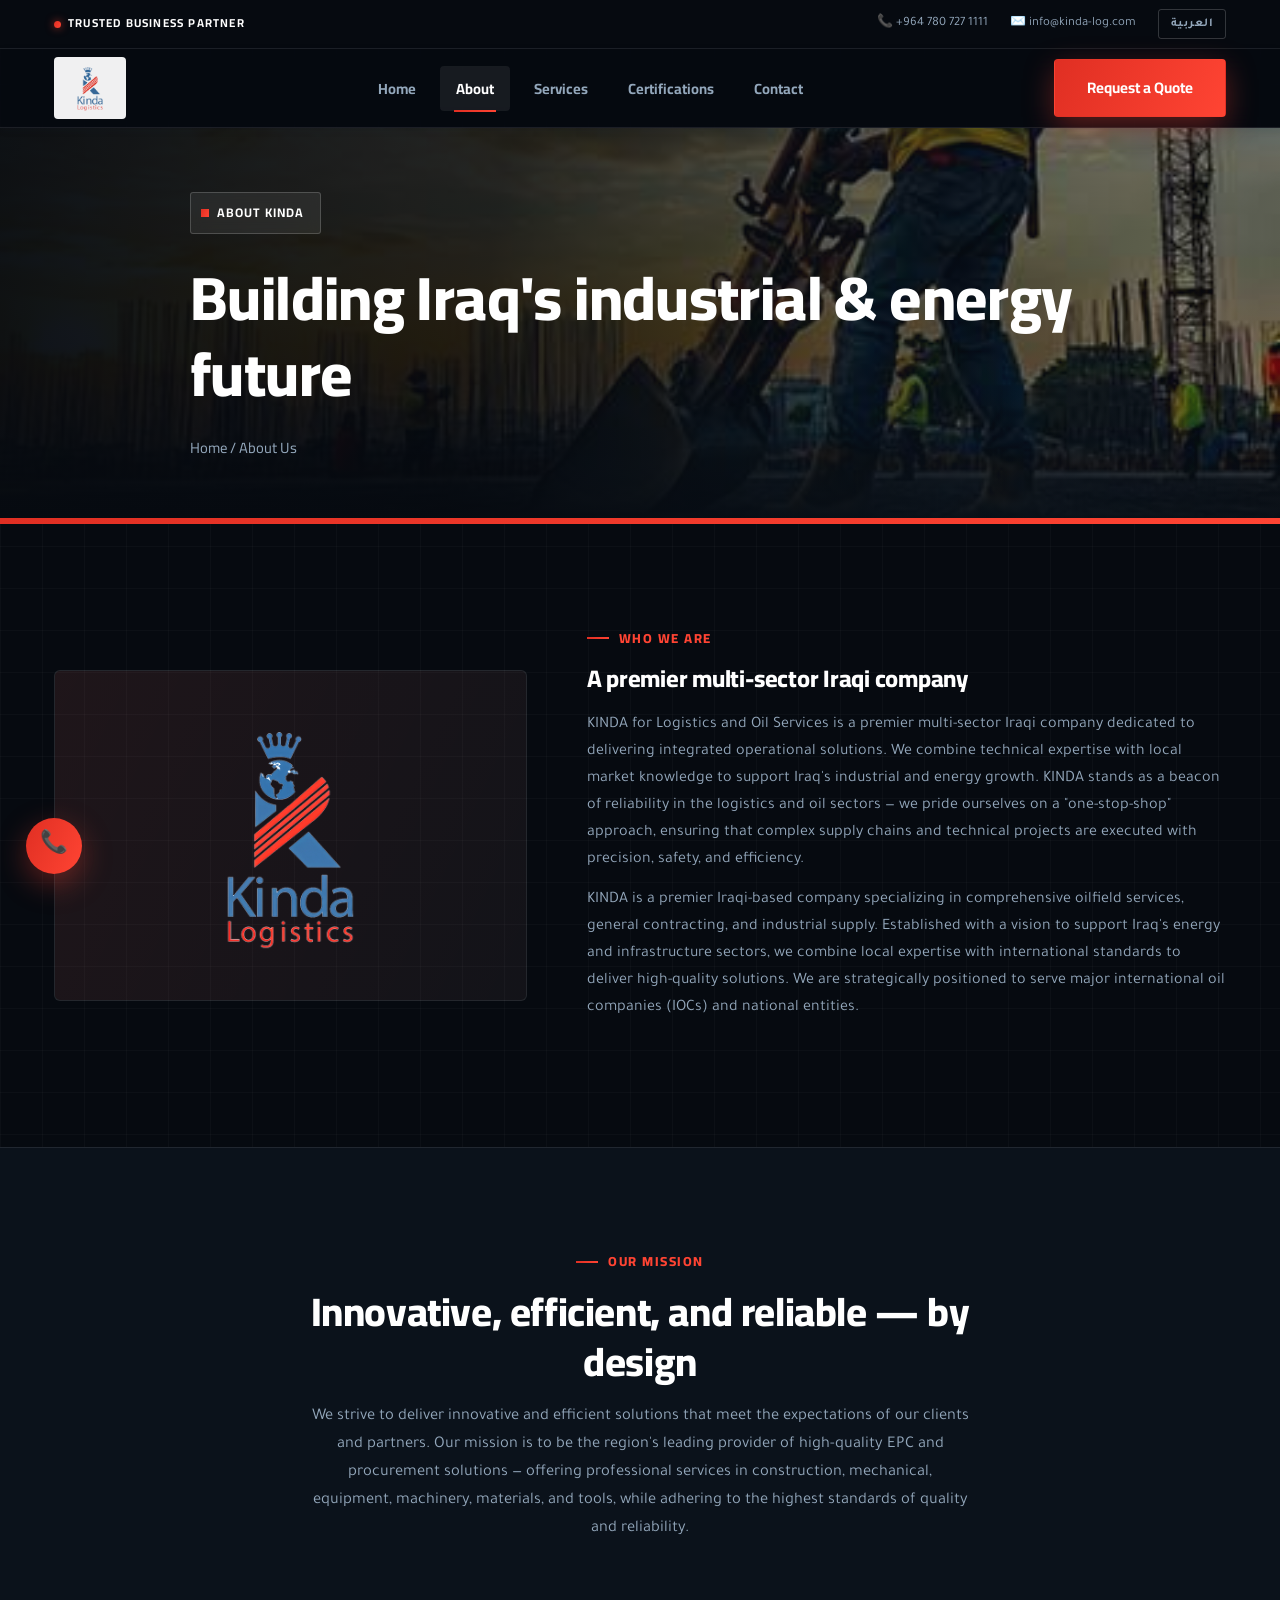
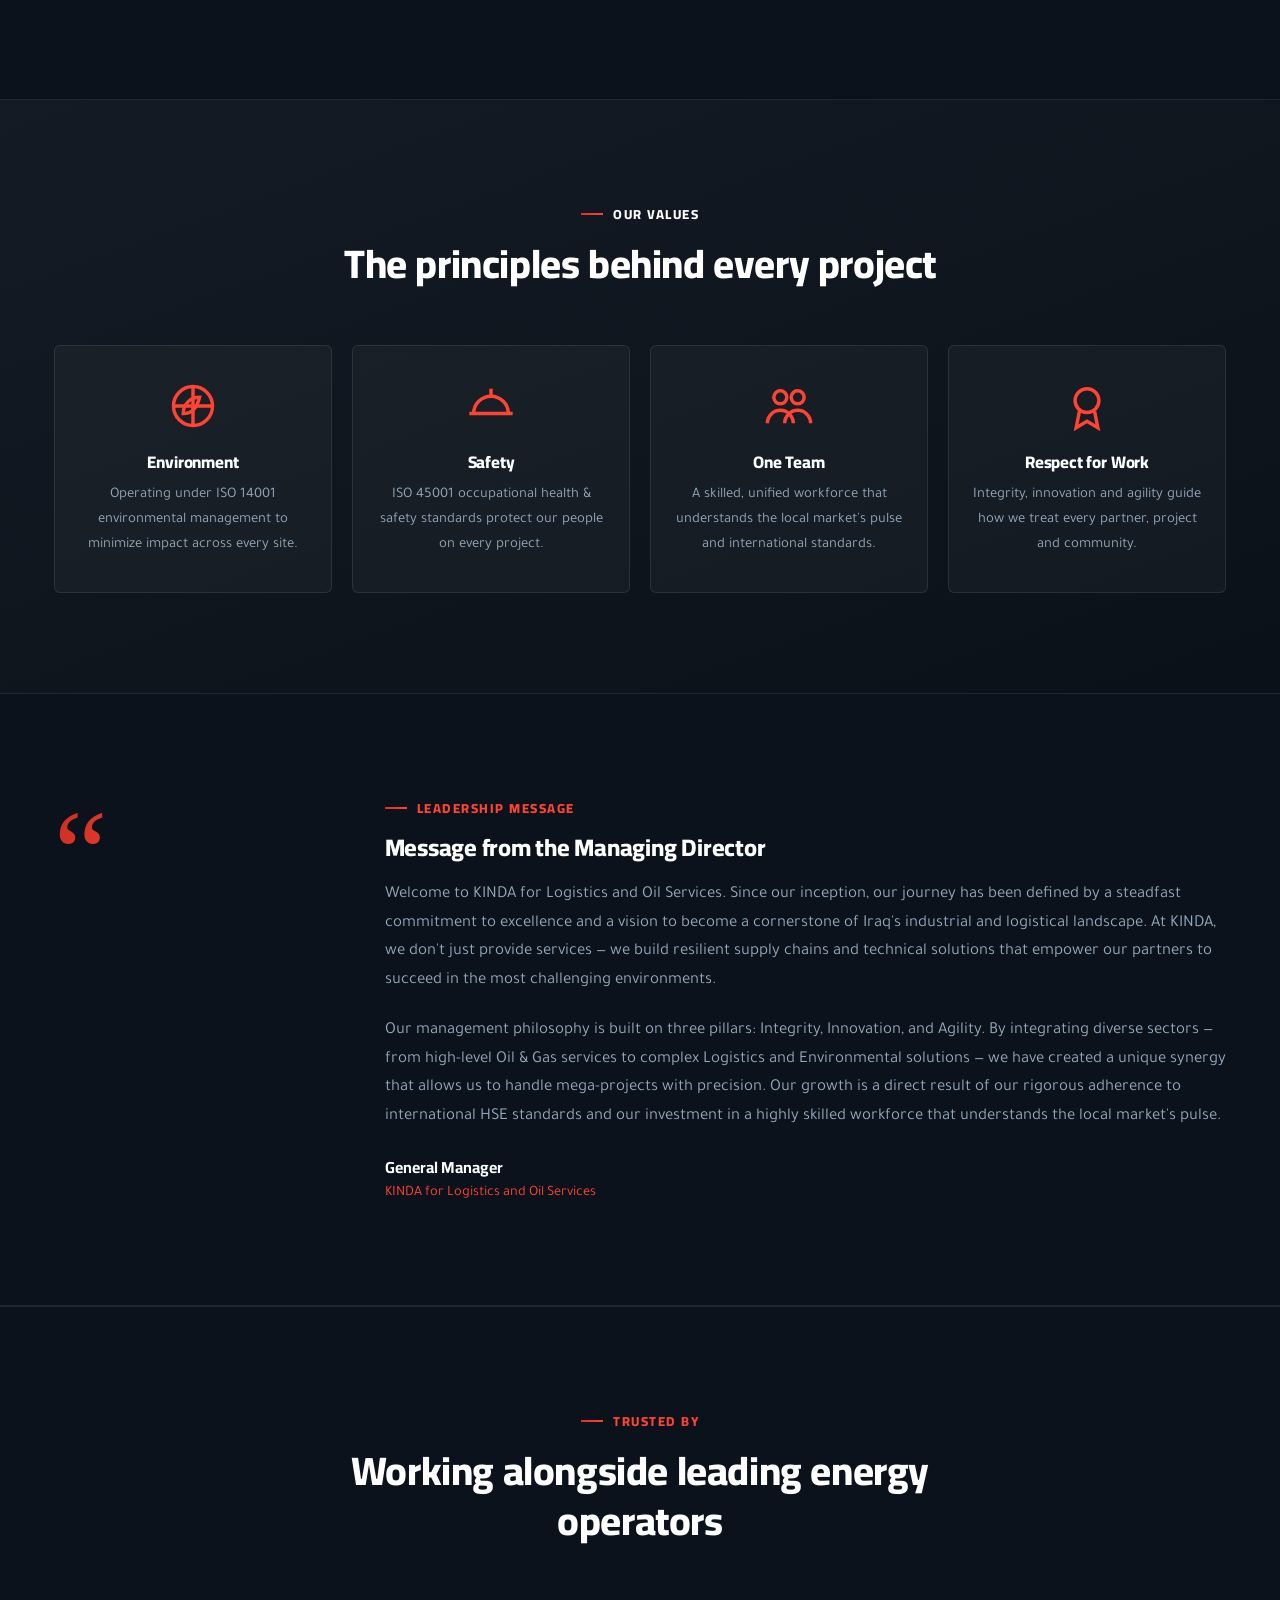
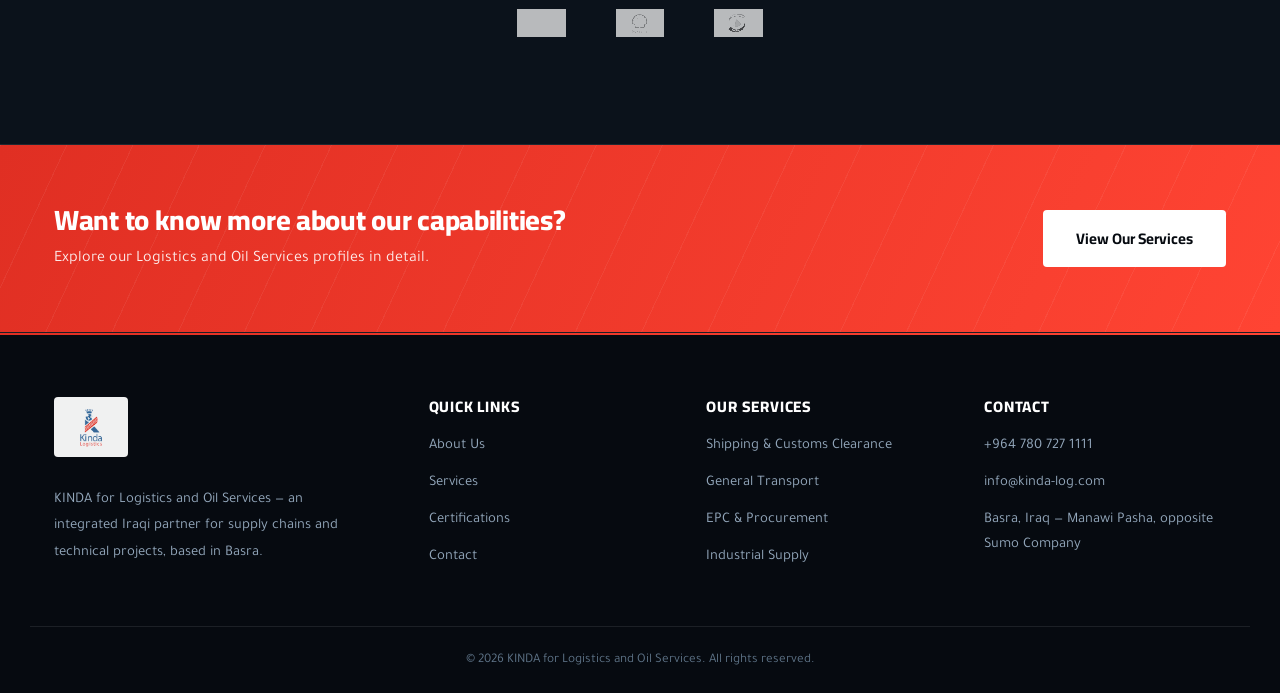
<file: about.html>
<!DOCTYPE html>
<html lang="en" dir="ltr">
<head>
<meta charset="UTF-8">
<meta name="viewport" content="width=device-width, initial-scale=1.0">
<title>About Us | KINDA Logistics &amp; Oil Services</title>
<meta name="description" content="Learn about KINDA for Logistics and Oil Services — our story, mission, values and leadership, delivering integrated logistics and oilfield solutions across Iraq.">
<link rel="canonical" href="https://kinda-log.com/about.html">
<link rel="alternate" hreflang="en" href="https://kinda-log.com/about.html">
<link rel="alternate" hreflang="ar" href="https://kinda-log.com/ar/about.html">
<link rel="alternate" hreflang="x-default" href="https://kinda-log.com/about.html">
<meta property="og:type" content="website">
<meta property="og:site_name" content="KINDA">
<meta property="og:title" content="About Us | KINDA Logistics & Oil Services">
<meta property="og:description" content="Our story, mission, values and leadership at KINDA for Logistics and Oil Services.">
<meta property="og:url" content="https://kinda-log.com/about.html">
<meta property="og:image" content="https://kinda-log.com/assets/images/hero-refinery.jpg">
<link rel="icon" type="image/png" href="assets/images/kinda-logo.png">
<link rel="preconnect" href="https://fonts.googleapis.com">
<link rel="preconnect" href="https://fonts.gstatic.com" crossorigin>
<link href="https://fonts.googleapis.com/css2?family=Cairo:wght@400;500;600;700;800;900&family=Tajawal:wght@400;500;700;900&display=swap" rel="stylesheet">
<link rel="stylesheet" href="assets/css/style.css">
</head>
<body>

<div class="topbar">
  <div class="container topbar-inner">
    <span class="topbar-tag">TRUSTED BUSINESS PARTNER</span>
    <div class="topbar-contacts">
      <a href="tel:+9647807271111">📞 +964 780 727 1111</a>
      <a href="mailto:info@kinda-log.com">✉️ info@kinda-log.com</a>
      <a href="ar/about.html" class="lang-switch">العربية</a>
    </div>
  </div>
</div>

<header class="site-header" id="siteHeader">
  <div class="container header-inner">
    <a href="index.html" class="brand">
      <img src="assets/images/kinda-logo.png" alt="KINDA — Logistics and Oil Services" class="brand-logo">
    </a>
    <nav class="main-nav" id="mainNav">
      <a href="index.html">Home</a>
      <a href="about.html" class="active">About</a>
      <a href="services.html">Services</a>
      <a href="certifications.html">Certifications</a>
      <a href="contact.html">Contact</a>
    </nav>
    <a href="contact.html" class="btn btn-primary nav-cta">Request a Quote</a>
    <button class="nav-toggle" id="navToggle" aria-label="Menu">
      <span></span><span></span><span></span>
    </button>
  </div>
</header>

<main>
  <section class="hero hero-sm">
    <div class="hero-bg" style="background-image:url('assets/images/service-construction.jpg')"></div>
    <div class="hero-overlay"></div>
    <div class="container hero-content">
      <p class="eyebrow">About KINDA</p>
      <h1>Building Iraq's industrial &amp; energy future</h1>
      <p class="breadcrumb"><a href="index.html">Home</a> / About Us</p>
    </div>
  </section>

  <section class="section about">
    <div class="container about-grid">
      <div class="about-media">
        <img src="assets/images/kinda-logo.png" alt="KINDA logo" class="about-logo">
      </div>
      <div class="about-content">
        <p class="section-eyebrow">Who We Are</p>
        <h2>A premier multi-sector Iraqi company</h2>
        <p class="about-text">
          KINDA for Logistics and Oil Services is a premier multi-sector Iraqi company dedicated to delivering
          integrated operational solutions. We combine technical expertise with local market knowledge to support
          Iraq's industrial and energy growth. KINDA stands as a beacon of reliability in the logistics and oil
          sectors — we pride ourselves on a "one-stop-shop" approach, ensuring that complex supply chains and
          technical projects are executed with precision, safety, and efficiency.
        </p>
        <p class="about-text">
          KINDA is a premier Iraqi-based company specializing in comprehensive oilfield services, general
          contracting, and industrial supply. Established with a vision to support Iraq's energy and infrastructure
          sectors, we combine local expertise with international standards to deliver high-quality solutions. We are
          strategically positioned to serve major international oil companies (IOCs) and national entities.
        </p>
      </div>
    </div>
  </section>

  <section class="section section-alt">
    <div class="container">
      <div class="section-head center">
        <p class="section-eyebrow">Our Mission</p>
        <h2>Innovative, efficient, and reliable — by design</h2>
        <p class="section-sub">
          We strive to deliver innovative and efficient solutions that meet the expectations of our clients and
          partners. Our mission is to be the region's leading provider of high-quality EPC and procurement
          solutions — offering professional services in construction, mechanical, equipment, machinery, materials,
          and tools, while adhering to the highest standards of quality and reliability.
        </p>
      </div>
    </div>
  </section>

  <section class="section why-us" style="background:linear-gradient(160deg, var(--blue) 0%, var(--blue-darker) 100%);">
    <div class="container">
      <div class="section-head center light">
        <p class="section-eyebrow">Our Values</p>
        <h2>The principles behind every project</h2>
      </div>
      <div class="values-grid">
        <div class="value-card">
          <div class="value-icon"><svg viewBox="0 0 24 24"><circle cx="12" cy="12" r="9"/><path d="M12 3v18M3 12h18"/><path d="M7.5 15.5c0-4.4 3.3-7.5 7.5-7.5-1 4.4-3.3 7.5-7.5 7.5z"/></svg></div>
          <h3>Environment</h3>
          <p>Operating under ISO 14001 environmental management to minimize impact across every site.</p>
        </div>
        <div class="value-card">
          <div class="value-icon"><svg viewBox="0 0 24 24"><path d="M4 15.5a8 8 0 0 1 16 0"/><path d="M2 15.5h20"/><path d="M12 4v3.2"/></svg></div>
          <h3>Safety</h3>
          <p>ISO 45001 occupational health &amp; safety standards protect our people on every project.</p>
        </div>
        <div class="value-card">
          <div class="value-icon"><svg viewBox="0 0 24 24"><circle cx="8" cy="8" r="3"/><circle cx="16" cy="8" r="3"/><path d="M2 20c0-3.3 2.7-6 6-6s6 2.7 6 6"/><path d="M10 20c0-3.3 2.7-6 6-6s6 2.7 6 6"/></svg></div>
          <h3>One Team</h3>
          <p>A skilled, unified workforce that understands the local market's pulse and international standards.</p>
        </div>
        <div class="value-card">
          <div class="value-icon"><svg viewBox="0 0 24 24"><circle cx="12" cy="9.5" r="5.5"/><path d="M8.5 14.5L7 22l5-3 5 3-1.5-7.5"/></svg></div>
          <h3>Respect for Work</h3>
          <p>Integrity, innovation and agility guide how we treat every partner, project and community.</p>
        </div>
      </div>
    </div>
  </section>

  <section class="section md-section">
    <div class="container md-grid">
      <div>
        <span class="md-quote-mark">&ldquo;</span>
      </div>
      <div>
        <p class="section-eyebrow">Leadership Message</p>
        <h2>Message from the Managing Director</h2>
        <p class="md-text">
          Welcome to KINDA for Logistics and Oil Services. Since our inception, our journey has been defined by a
          steadfast commitment to excellence and a vision to become a cornerstone of Iraq's industrial and logistical
          landscape. At KINDA, we don't just provide services — we build resilient supply chains and technical
          solutions that empower our partners to succeed in the most challenging environments.
        </p>
        <p class="md-text">
          Our management philosophy is built on three pillars: Integrity, Innovation, and Agility. By integrating
          diverse sectors — from high-level Oil &amp; Gas services to complex Logistics and Environmental solutions —
          we have created a unique synergy that allows us to handle mega-projects with precision. Our growth is a
          direct result of our rigorous adherence to international HSE standards and our investment in a highly
          skilled workforce that understands the local market's pulse.
        </p>
        <p class="md-signature">General Manager</p>
        <p class="md-role">KINDA for Logistics and Oil Services</p>
      </div>
    </div>
  </section>

  <section class="section section-alt">
    <div class="container">
      <div class="section-head center">
        <p class="section-eyebrow">Trusted By</p>
        <h2>Working alongside leading energy operators</h2>
      </div>
      <div class="partners-row">
        <img src="assets/images/partner-bp.png" alt="bp">
        <img src="assets/images/partner-shell.png" alt="Shell">
        <img src="assets/images/partner-soc.png" alt="South Oil Company">
      </div>
    </div>
  </section>

  <section class="cta-banner">
    <div class="container cta-inner">
      <div>
        <h2>Want to know more about our capabilities?</h2>
        <p>Explore our Logistics and Oil Services profiles in detail.</p>
      </div>
      <a href="services.html" class="btn btn-white">View Our Services</a>
    </div>
  </section>
</main>

<footer class="site-footer">
  <div class="container footer-grid">
    <div class="footer-brand">
      <div class="footer-logo-wrap">
        <img src="assets/images/kinda-logo.png" alt="KINDA" class="footer-logo">
      </div>
      <p>KINDA for Logistics and Oil Services — an integrated Iraqi partner for supply chains and technical projects, based in Basra.</p>
    </div>
    <div class="footer-col">
      <h4>Quick Links</h4>
      <a href="about.html">About Us</a>
      <a href="services.html">Services</a>
      <a href="certifications.html">Certifications</a>
      <a href="contact.html">Contact</a>
    </div>
    <div class="footer-col">
      <h4>Our Services</h4>
      <a href="services.html#logistics">Shipping &amp; Customs Clearance</a>
      <a href="services.html#logistics">General Transport</a>
      <a href="services.html#oil-services">EPC &amp; Procurement</a>
      <a href="services.html#oil-services">Industrial Supply</a>
    </div>
    <div class="footer-col">
      <h4>Contact</h4>
      <a href="tel:+9647807271111">+964 780 727 1111</a>
      <a href="mailto:info@kinda-log.com">info@kinda-log.com</a>
      <span>Basra, Iraq — Manawi Pasha, opposite Sumo Company</span>
    </div>
  </div>
  <div class="footer-bottom">
    <div class="container">
      <p>© <span id="year"></span> KINDA for Logistics and Oil Services. All rights reserved.</p>
    </div>
  </div>
</footer>

<a href="tel:+9647807271111" class="call-float" aria-label="Call us">📞</a>

<script src="assets/js/script.js"></script>
</body>
</html>
</file>
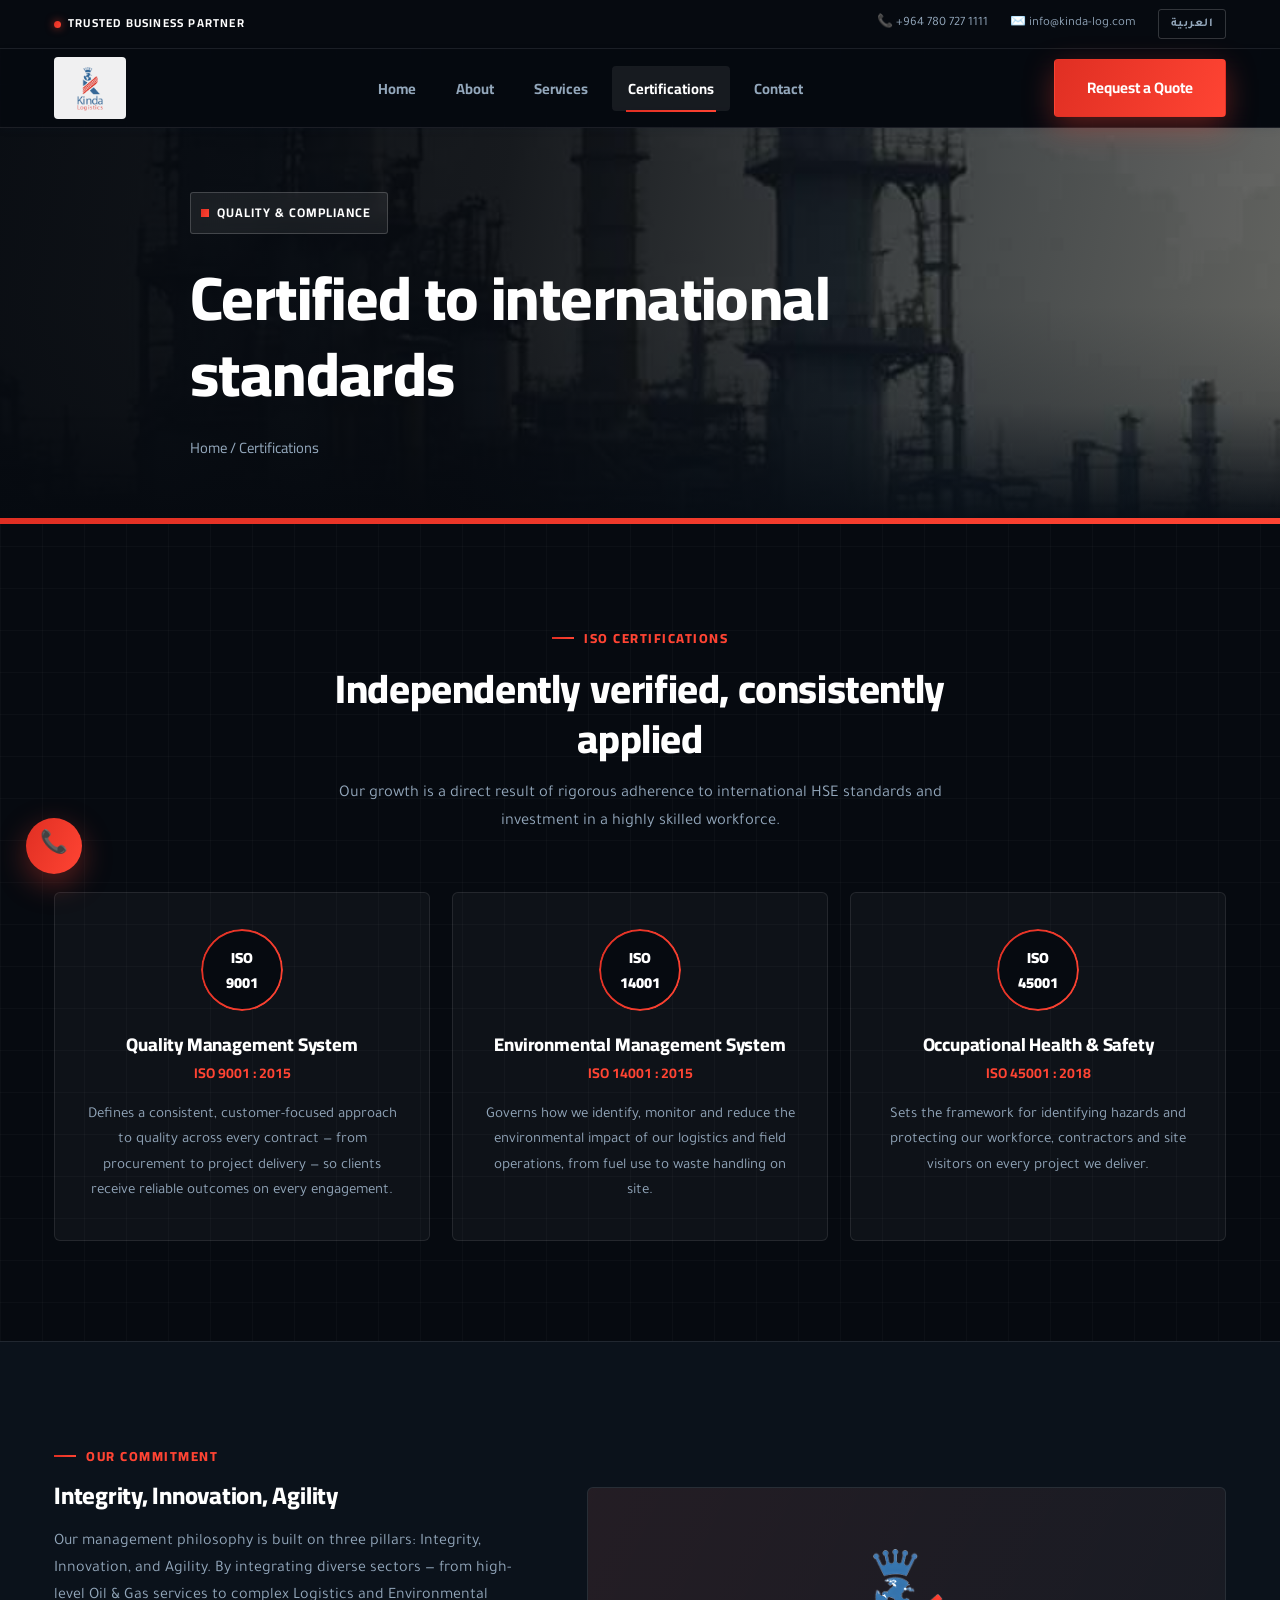
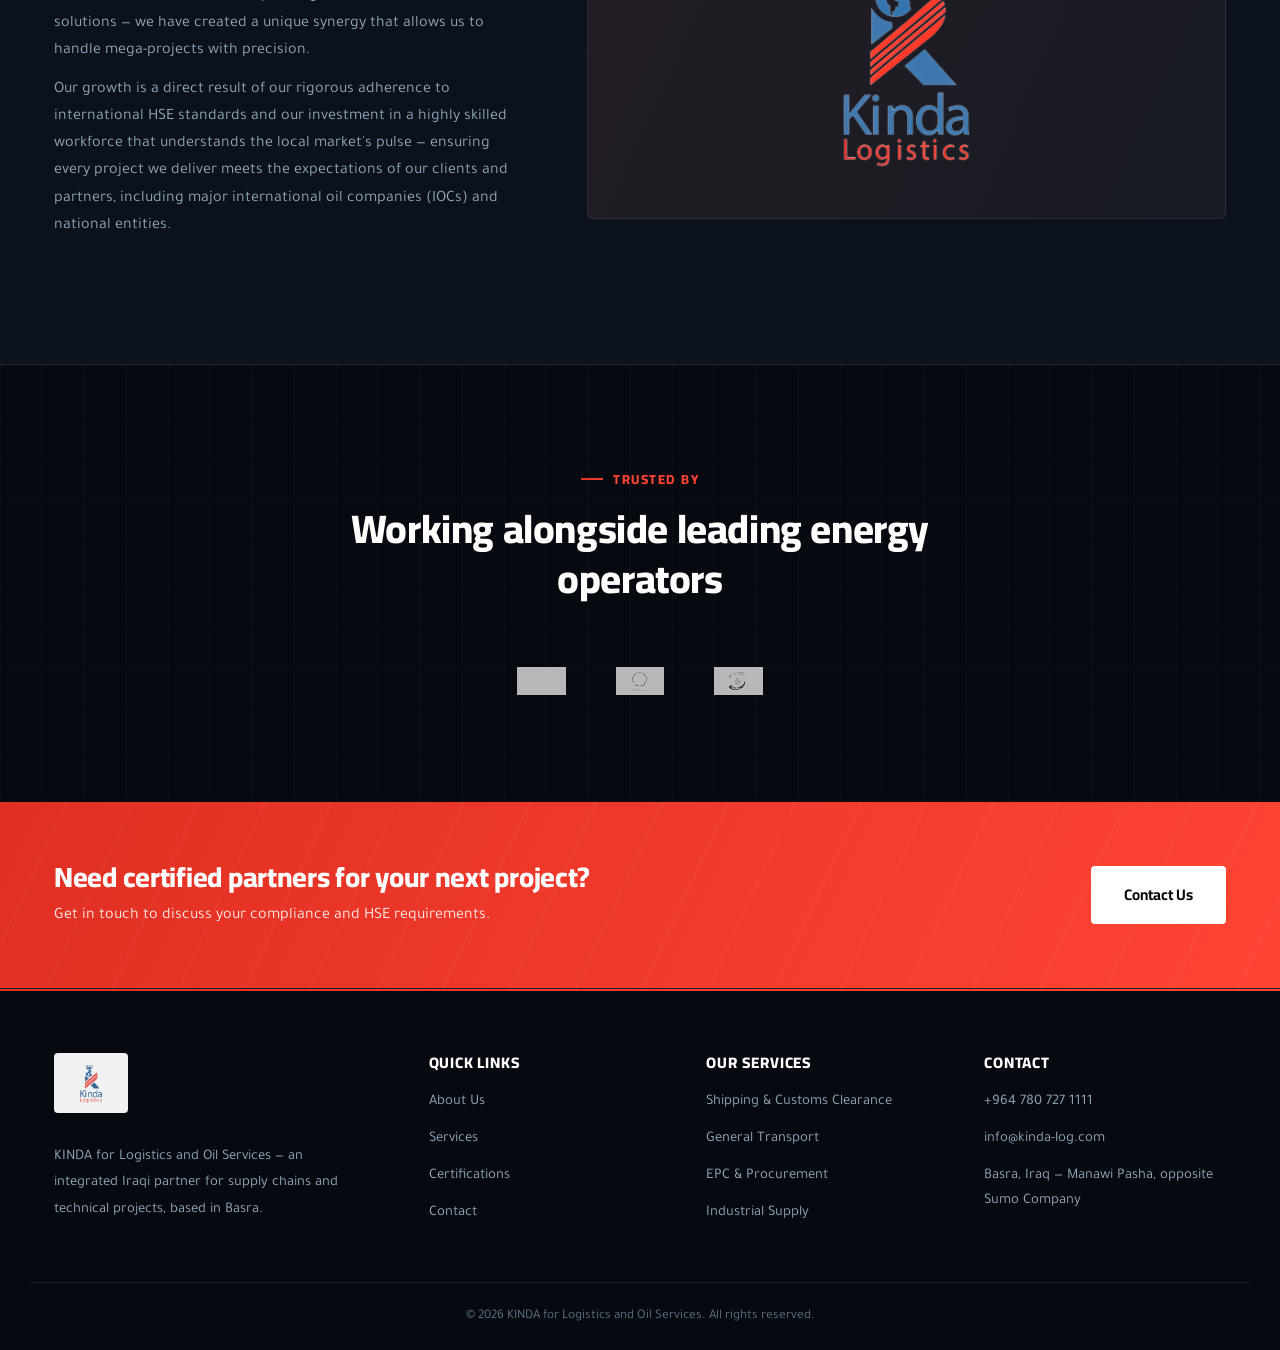
<file: certifications.html>
<!DOCTYPE html>
<html lang="en" dir="ltr">
<head>
<meta charset="UTF-8">
<meta name="viewport" content="width=device-width, initial-scale=1.0">
<title>ISO Certifications &amp; HSE | KINDA</title>
<meta name="description" content="KINDA's quality, environmental and safety certifications — ISO 9001:2015, ISO 14001:2015 and ISO 45001:2018 — and our commitment to international HSE standards.">
<link rel="canonical" href="https://kinda-log.com/certifications.html">
<link rel="alternate" hreflang="en" href="https://kinda-log.com/certifications.html">
<link rel="alternate" hreflang="ar" href="https://kinda-log.com/ar/certifications.html">
<link rel="alternate" hreflang="x-default" href="https://kinda-log.com/certifications.html">
<meta property="og:type" content="website">
<meta property="og:site_name" content="KINDA">
<meta property="og:title" content="ISO Certifications & HSE | KINDA">
<meta property="og:description" content="ISO 9001, ISO 14001 and ISO 45001 certified operations at KINDA for Logistics and Oil Services.">
<meta property="og:url" content="https://kinda-log.com/certifications.html">
<meta property="og:image" content="https://kinda-log.com/assets/images/hero-refinery.jpg">
<link rel="icon" type="image/png" href="assets/images/kinda-logo.png">
<link rel="preconnect" href="https://fonts.googleapis.com">
<link rel="preconnect" href="https://fonts.gstatic.com" crossorigin>
<link href="https://fonts.googleapis.com/css2?family=Cairo:wght@400;500;600;700;800;900&family=Tajawal:wght@400;500;700;900&display=swap" rel="stylesheet">
<link rel="stylesheet" href="assets/css/style.css">
</head>
<body>

<div class="topbar">
  <div class="container topbar-inner">
    <span class="topbar-tag">TRUSTED BUSINESS PARTNER</span>
    <div class="topbar-contacts">
      <a href="tel:+9647807271111">📞 +964 780 727 1111</a>
      <a href="mailto:info@kinda-log.com">✉️ info@kinda-log.com</a>
      <a href="ar/certifications.html" class="lang-switch">العربية</a>
    </div>
  </div>
</div>

<header class="site-header" id="siteHeader">
  <div class="container header-inner">
    <a href="index.html" class="brand">
      <img src="assets/images/kinda-logo.png" alt="KINDA — Logistics and Oil Services" class="brand-logo">
    </a>
    <nav class="main-nav" id="mainNav">
      <a href="index.html">Home</a>
      <a href="about.html">About</a>
      <a href="services.html">Services</a>
      <a href="certifications.html" class="active">Certifications</a>
      <a href="contact.html">Contact</a>
    </nav>
    <a href="contact.html" class="btn btn-primary nav-cta">Request a Quote</a>
    <button class="nav-toggle" id="navToggle" aria-label="Menu">
      <span></span><span></span><span></span>
    </button>
  </div>
</header>

<main>
  <section class="hero hero-sm">
    <div class="hero-bg" style="background-image:url('assets/images/hero-refinery.jpg')"></div>
    <div class="hero-overlay"></div>
    <div class="container hero-content">
      <p class="eyebrow">Quality &amp; Compliance</p>
      <h1>Certified to international standards</h1>
      <p class="breadcrumb"><a href="index.html">Home</a> / Certifications</p>
    </div>
  </section>

  <section class="section">
    <div class="container">
      <div class="section-head center">
        <p class="section-eyebrow">ISO Certifications</p>
        <h2>Independently verified, consistently applied</h2>
        <p class="section-sub">Our growth is a direct result of rigorous adherence to international HSE standards and investment in a highly skilled workforce.</p>
      </div>
      <div class="certs-grid">
        <div class="cert-card">
          <div class="cert-badge">ISO<br>9001</div>
          <h3>Quality Management System</h3>
          <span class="cert-num">ISO 9001 : 2015</span>
          <p>Defines a consistent, customer-focused approach to quality across every contract — from procurement to project delivery — so clients receive reliable outcomes on every engagement.</p>
        </div>
        <div class="cert-card">
          <div class="cert-badge">ISO<br>14001</div>
          <h3>Environmental Management System</h3>
          <span class="cert-num">ISO 14001 : 2015</span>
          <p>Governs how we identify, monitor and reduce the environmental impact of our logistics and field operations, from fuel use to waste handling on site.</p>
        </div>
        <div class="cert-card">
          <div class="cert-badge">ISO<br>45001</div>
          <h3>Occupational Health &amp; Safety</h3>
          <span class="cert-num">ISO 45001 : 2018</span>
          <p>Sets the framework for identifying hazards and protecting our workforce, contractors and site visitors on every project we deliver.</p>
        </div>
      </div>
    </div>
  </section>

  <section class="section section-alt">
    <div class="container about-grid">
      <div class="about-content">
        <p class="section-eyebrow">Our Commitment</p>
        <h2>Integrity, Innovation, Agility</h2>
        <p class="about-text">
          Our management philosophy is built on three pillars: Integrity, Innovation, and Agility. By integrating
          diverse sectors — from high-level Oil &amp; Gas services to complex Logistics and Environmental solutions —
          we have created a unique synergy that allows us to handle mega-projects with precision.
        </p>
        <p class="about-text">
          Our growth is a direct result of our rigorous adherence to international HSE standards and our investment
          in a highly skilled workforce that understands the local market's pulse — ensuring every project we deliver
          meets the expectations of our clients and partners, including major international oil companies (IOCs) and
          national entities.
        </p>
      </div>
      <div class="about-media">
        <img src="assets/images/kinda-logo.png" alt="KINDA logo" class="about-logo">
      </div>
    </div>
  </section>

  <section class="section">
    <div class="container">
      <div class="section-head center">
        <p class="section-eyebrow">Trusted By</p>
        <h2>Working alongside leading energy operators</h2>
      </div>
      <div class="partners-row">
        <img src="assets/images/partner-bp.png" alt="bp">
        <img src="assets/images/partner-shell.png" alt="Shell">
        <img src="assets/images/partner-soc.png" alt="South Oil Company">
      </div>
    </div>
  </section>

  <section class="cta-banner">
    <div class="container cta-inner">
      <div>
        <h2>Need certified partners for your next project?</h2>
        <p>Get in touch to discuss your compliance and HSE requirements.</p>
      </div>
      <a href="contact.html" class="btn btn-white">Contact Us</a>
    </div>
  </section>
</main>

<footer class="site-footer">
  <div class="container footer-grid">
    <div class="footer-brand">
      <div class="footer-logo-wrap">
        <img src="assets/images/kinda-logo.png" alt="KINDA" class="footer-logo">
      </div>
      <p>KINDA for Logistics and Oil Services — an integrated Iraqi partner for supply chains and technical projects, based in Basra.</p>
    </div>
    <div class="footer-col">
      <h4>Quick Links</h4>
      <a href="about.html">About Us</a>
      <a href="services.html">Services</a>
      <a href="certifications.html">Certifications</a>
      <a href="contact.html">Contact</a>
    </div>
    <div class="footer-col">
      <h4>Our Services</h4>
      <a href="services.html#logistics">Shipping &amp; Customs Clearance</a>
      <a href="services.html#logistics">General Transport</a>
      <a href="services.html#oil-services">EPC &amp; Procurement</a>
      <a href="services.html#oil-services">Industrial Supply</a>
    </div>
    <div class="footer-col">
      <h4>Contact</h4>
      <a href="tel:+9647807271111">+964 780 727 1111</a>
      <a href="mailto:info@kinda-log.com">info@kinda-log.com</a>
      <span>Basra, Iraq — Manawi Pasha, opposite Sumo Company</span>
    </div>
  </div>
  <div class="footer-bottom">
    <div class="container">
      <p>© <span id="year"></span> KINDA for Logistics and Oil Services. All rights reserved.</p>
    </div>
  </div>
</footer>

<a href="tel:+9647807271111" class="call-float" aria-label="Call us">📞</a>

<script src="assets/js/script.js"></script>
</body>
</html>
</file>
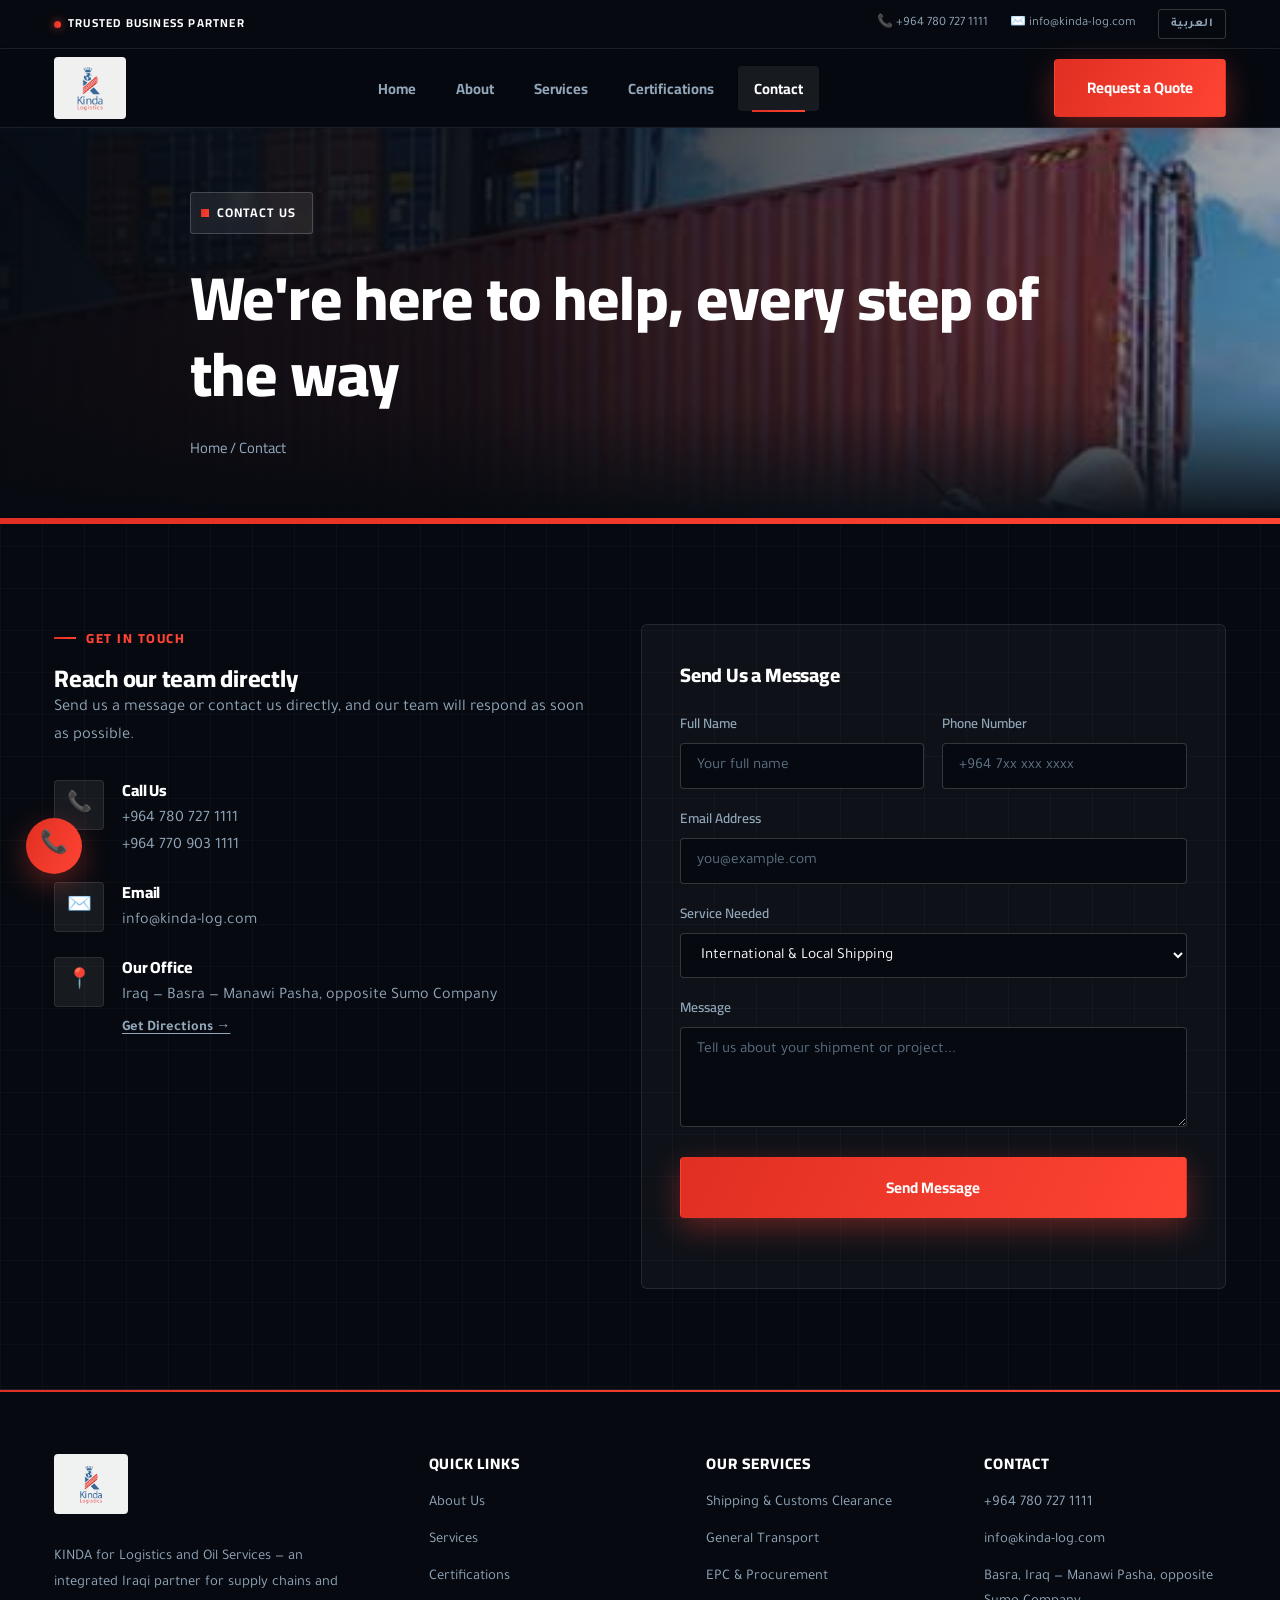
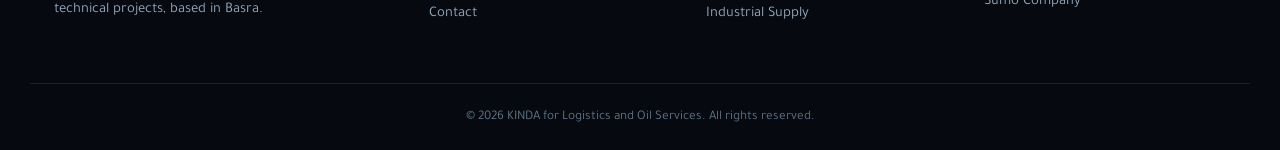
<file: contact.html>
<!DOCTYPE html>
<html lang="en" dir="ltr">
<head>
<meta charset="UTF-8">
<meta name="viewport" content="width=device-width, initial-scale=1.0">
<title>Contact Us | KINDA Logistics &amp; Oil Services</title>
<meta name="description" content="Get in touch with KINDA for Logistics and Oil Services in Basra, Iraq. Call +964 780 727 1111 or email info@kinda-log.com for shipping, customs, transport and oil services inquiries.">
<link rel="canonical" href="https://kinda-log.com/contact.html">
<link rel="alternate" hreflang="en" href="https://kinda-log.com/contact.html">
<link rel="alternate" hreflang="ar" href="https://kinda-log.com/ar/contact.html">
<link rel="alternate" hreflang="x-default" href="https://kinda-log.com/contact.html">
<meta property="og:type" content="website">
<meta property="og:site_name" content="KINDA">
<meta property="og:title" content="Contact Us | KINDA Logistics & Oil Services">
<meta property="og:description" content="Reach KINDA for Logistics and Oil Services in Basra, Iraq.">
<meta property="og:url" content="https://kinda-log.com/contact.html">
<meta property="og:image" content="https://kinda-log.com/assets/images/hero-refinery.jpg">
<link rel="icon" type="image/png" href="assets/images/kinda-logo.png">
<link rel="preconnect" href="https://fonts.googleapis.com">
<link rel="preconnect" href="https://fonts.gstatic.com" crossorigin>
<link href="https://fonts.googleapis.com/css2?family=Cairo:wght@400;500;600;700;800;900&family=Tajawal:wght@400;500;700;900&display=swap" rel="stylesheet">
<link rel="stylesheet" href="assets/css/style.css">
</head>
<body>

<div class="topbar">
  <div class="container topbar-inner">
    <span class="topbar-tag">TRUSTED BUSINESS PARTNER</span>
    <div class="topbar-contacts">
      <a href="tel:+9647807271111">📞 +964 780 727 1111</a>
      <a href="mailto:info@kinda-log.com">✉️ info@kinda-log.com</a>
      <a href="ar/contact.html" class="lang-switch">العربية</a>
    </div>
  </div>
</div>

<header class="site-header" id="siteHeader">
  <div class="container header-inner">
    <a href="index.html" class="brand">
      <img src="assets/images/kinda-logo.png" alt="KINDA — Logistics and Oil Services" class="brand-logo">
    </a>
    <nav class="main-nav" id="mainNav">
      <a href="index.html">Home</a>
      <a href="about.html">About</a>
      <a href="services.html">Services</a>
      <a href="certifications.html">Certifications</a>
      <a href="contact.html" class="active">Contact</a>
    </nav>
    <a href="contact.html" class="btn btn-primary nav-cta">Request a Quote</a>
    <button class="nav-toggle" id="navToggle" aria-label="Menu">
      <span></span><span></span><span></span>
    </button>
  </div>
</header>

<main>
  <section class="hero hero-sm">
    <div class="hero-bg" style="background-image:url('assets/images/service-logistics.jpg')"></div>
    <div class="hero-overlay"></div>
    <div class="container hero-content">
      <p class="eyebrow">Contact Us</p>
      <h1>We're here to help, every step of the way</h1>
      <p class="breadcrumb"><a href="index.html">Home</a> / Contact</p>
    </div>
  </section>

  <section class="section contact">
    <div class="container contact-grid">
      <div class="contact-info">
        <p class="section-eyebrow">Get in Touch</p>
        <h2>Reach our team directly</h2>
        <p class="section-sub">Send us a message or contact us directly, and our team will respond as soon as possible.</p>

        <div class="contact-items">
          <div class="contact-item">
            <div class="contact-icon">📞</div>
            <div>
              <h4>Call Us</h4>
              <a href="tel:+9647807271111">+964 780 727 1111</a>
              <a href="tel:+9647709031111">+964 770 903 1111</a>
            </div>
          </div>
          <div class="contact-item">
            <div class="contact-icon">✉️</div>
            <div>
              <h4>Email</h4>
              <a href="mailto:info@kinda-log.com">info@kinda-log.com</a>
            </div>
          </div>
          <div class="contact-item">
            <div class="contact-icon">📍</div>
            <div>
              <h4>Our Office</h4>
              <p>Iraq — Basra — Manawi Pasha, opposite Sumo Company</p>
              <a class="map-link" target="_blank" rel="noopener" href="https://www.google.com/maps/search/?api=1&query=Manawi+Pasha+Basra+Iraq+opposite+Sumo+Company">Get Directions →</a>
            </div>
          </div>
        </div>
      </div>

      <form class="contact-form" id="contactForm">
        <h3>Send Us a Message</h3>
        <div class="form-row">
          <div class="form-group">
            <label for="name">Full Name</label>
            <input type="text" id="name" name="name" placeholder="Your full name" required>
          </div>
          <div class="form-group">
            <label for="phone">Phone Number</label>
            <input type="tel" id="phone" name="phone" placeholder="+964 7xx xxx xxxx" required>
          </div>
        </div>
        <div class="form-group">
          <label for="email">Email Address</label>
          <input type="email" id="email" name="email" placeholder="you@example.com">
        </div>
        <div class="form-group">
          <label for="service">Service Needed</label>
          <select id="service" name="service">
            <option value="shipping">International &amp; Local Shipping</option>
            <option value="customs">Customs Clearance</option>
            <option value="transport">General Transport</option>
            <option value="oil-services">Oil Services (EPC / Procurement)</option>
            <option value="other">Other</option>
          </select>
        </div>
        <div class="form-group">
          <label for="message">Message</label>
          <textarea id="message" name="message" rows="4" placeholder="Tell us about your shipment or project..."></textarea>
        </div>
        <button type="submit" class="btn btn-primary btn-block">Send Message</button>
        <p class="form-note" id="formNote"></p>
      </form>
    </div>
  </section>
</main>

<footer class="site-footer">
  <div class="container footer-grid">
    <div class="footer-brand">
      <div class="footer-logo-wrap">
        <img src="assets/images/kinda-logo.png" alt="KINDA" class="footer-logo">
      </div>
      <p>KINDA for Logistics and Oil Services — an integrated Iraqi partner for supply chains and technical projects, based in Basra.</p>
    </div>
    <div class="footer-col">
      <h4>Quick Links</h4>
      <a href="about.html">About Us</a>
      <a href="services.html">Services</a>
      <a href="certifications.html">Certifications</a>
      <a href="contact.html">Contact</a>
    </div>
    <div class="footer-col">
      <h4>Our Services</h4>
      <a href="services.html#logistics">Shipping &amp; Customs Clearance</a>
      <a href="services.html#logistics">General Transport</a>
      <a href="services.html#oil-services">EPC &amp; Procurement</a>
      <a href="services.html#oil-services">Industrial Supply</a>
    </div>
    <div class="footer-col">
      <h4>Contact</h4>
      <a href="tel:+9647807271111">+964 780 727 1111</a>
      <a href="mailto:info@kinda-log.com">info@kinda-log.com</a>
      <span>Basra, Iraq — Manawi Pasha, opposite Sumo Company</span>
    </div>
  </div>
  <div class="footer-bottom">
    <div class="container">
      <p>© <span id="year"></span> KINDA for Logistics and Oil Services. All rights reserved.</p>
    </div>
  </div>
</footer>

<a href="tel:+9647807271111" class="call-float" aria-label="Call us">📞</a>

<script src="assets/js/script.js"></script>
</body>
</html>
</file>
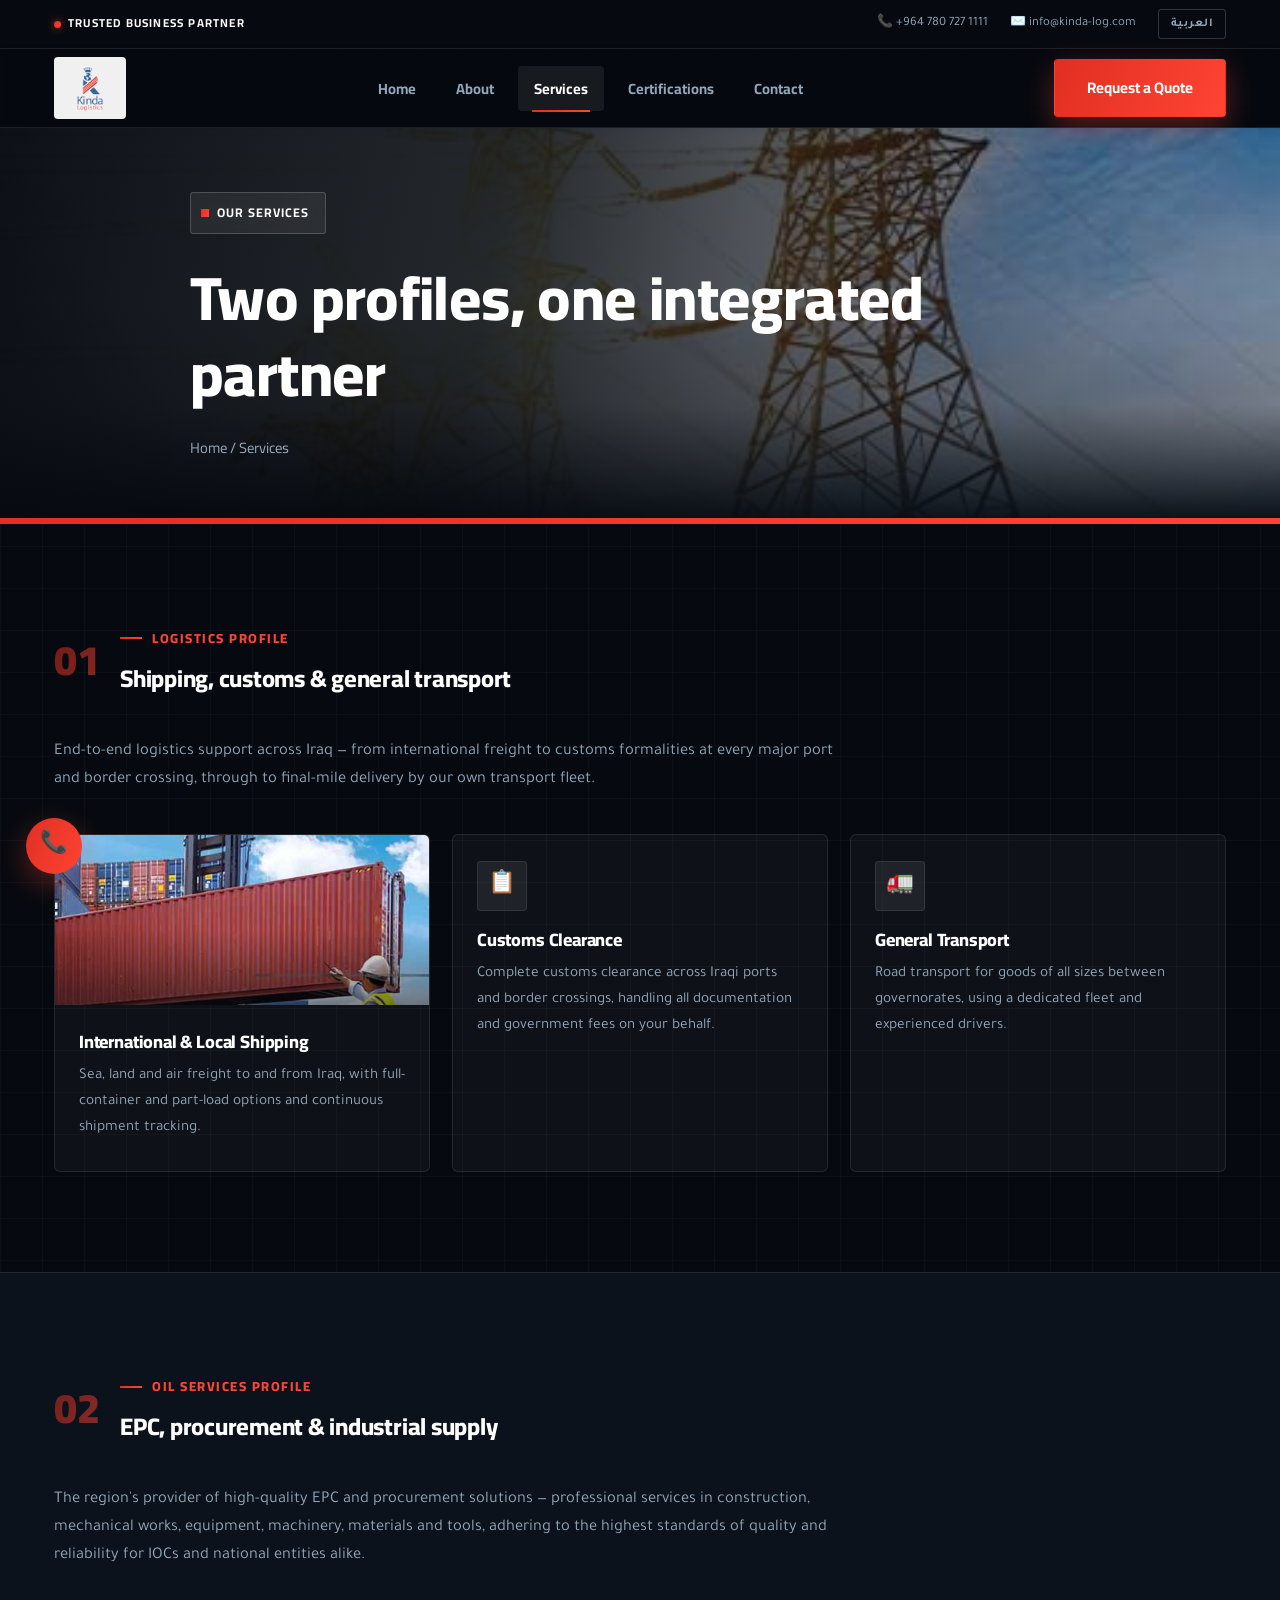
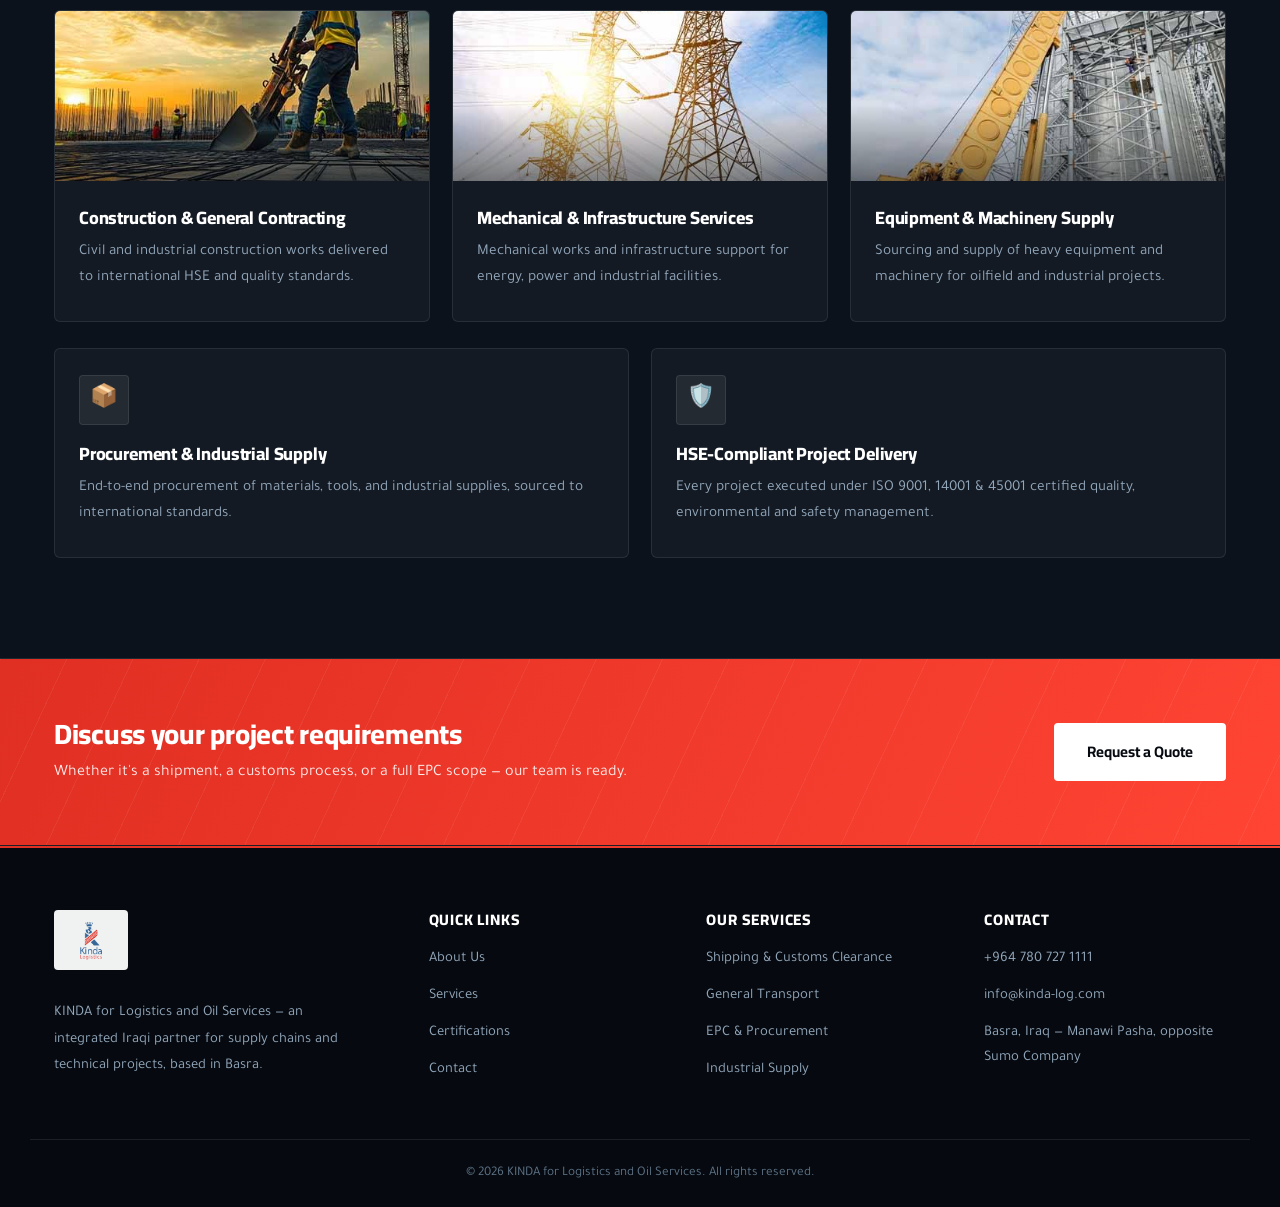
<file: services.html>
<!DOCTYPE html>
<html lang="en" dir="ltr">
<head>
<meta charset="UTF-8">
<meta name="viewport" content="width=device-width, initial-scale=1.0">
<title>Our Services | Logistics &amp; Oil Services Profiles | KINDA</title>
<meta name="description" content="KINDA's two service profiles: Logistics (shipping, customs clearance, general transport) and Oil Services (EPC, procurement, construction, mechanical, industrial supply) across Iraq.">
<link rel="canonical" href="https://kinda-log.com/services.html">
<link rel="alternate" hreflang="en" href="https://kinda-log.com/services.html">
<link rel="alternate" hreflang="ar" href="https://kinda-log.com/ar/services.html">
<link rel="alternate" hreflang="x-default" href="https://kinda-log.com/services.html">
<meta property="og:type" content="website">
<meta property="og:site_name" content="KINDA">
<meta property="og:title" content="Our Services | KINDA Logistics & Oil Services">
<meta property="og:description" content="Logistics Profile and Oil Services Profile — integrated solutions across Iraq.">
<meta property="og:url" content="https://kinda-log.com/services.html">
<meta property="og:image" content="https://kinda-log.com/assets/images/hero-refinery.jpg">
<link rel="icon" type="image/png" href="assets/images/kinda-logo.png">
<link rel="preconnect" href="https://fonts.googleapis.com">
<link rel="preconnect" href="https://fonts.gstatic.com" crossorigin>
<link href="https://fonts.googleapis.com/css2?family=Cairo:wght@400;500;600;700;800;900&family=Tajawal:wght@400;500;700;900&display=swap" rel="stylesheet">
<link rel="stylesheet" href="assets/css/style.css">
</head>
<body>

<div class="topbar">
  <div class="container topbar-inner">
    <span class="topbar-tag">TRUSTED BUSINESS PARTNER</span>
    <div class="topbar-contacts">
      <a href="tel:+9647807271111">📞 +964 780 727 1111</a>
      <a href="mailto:info@kinda-log.com">✉️ info@kinda-log.com</a>
      <a href="ar/services.html" class="lang-switch">العربية</a>
    </div>
  </div>
</div>

<header class="site-header" id="siteHeader">
  <div class="container header-inner">
    <a href="index.html" class="brand">
      <img src="assets/images/kinda-logo.png" alt="KINDA — Logistics and Oil Services" class="brand-logo">
    </a>
    <nav class="main-nav" id="mainNav">
      <a href="index.html">Home</a>
      <a href="about.html">About</a>
      <a href="services.html" class="active">Services</a>
      <a href="certifications.html">Certifications</a>
      <a href="contact.html">Contact</a>
    </nav>
    <a href="contact.html" class="btn btn-primary nav-cta">Request a Quote</a>
    <button class="nav-toggle" id="navToggle" aria-label="Menu">
      <span></span><span></span><span></span>
    </button>
  </div>
</header>

<main>
  <section class="hero hero-sm">
    <div class="hero-bg" style="background-image:url('assets/images/service-power.jpg')"></div>
    <div class="hero-overlay"></div>
    <div class="container hero-content">
      <p class="eyebrow">Our Services</p>
      <h1>Two profiles, one integrated partner</h1>
      <p class="breadcrumb"><a href="index.html">Home</a> / Services</p>
    </div>
  </section>

  <section class="section" id="logistics">
    <div class="container">
      <div class="profile-section-head">
        <span class="num">01</span>
        <div>
          <p class="section-eyebrow">Logistics Profile</p>
          <h2>Shipping, customs &amp; general transport</h2>
        </div>
      </div>
      <p class="section-sub" style="margin-bottom:40px;max-width:800px;">
        End-to-end logistics support across Iraq — from international freight to customs formalities at every major
        port and border crossing, through to final-mile delivery by our own transport fleet.
      </p>
      <div class="services-grid">
        <div class="service-card">
          <div class="service-media" style="background-image:url('assets/images/service-logistics.jpg')"></div>
          <div class="service-body">
            <h3>International &amp; Local Shipping</h3>
            <p>Sea, land and air freight to and from Iraq, with full-container and part-load options and continuous shipment tracking.</p>
          </div>
        </div>
        <div class="service-card">
          <div class="service-body" style="padding-top:26px;">
            <div class="service-icon">📋</div>
            <h3>Customs Clearance</h3>
            <p>Complete customs clearance across Iraqi ports and border crossings, handling all documentation and government fees on your behalf.</p>
          </div>
        </div>
        <div class="service-card">
          <div class="service-body" style="padding-top:26px;">
            <div class="service-icon">🚛</div>
            <h3>General Transport</h3>
            <p>Road transport for goods of all sizes between governorates, using a dedicated fleet and experienced drivers.</p>
          </div>
        </div>
      </div>
    </div>
  </section>

  <section class="section section-alt" id="oil-services">
    <div class="container">
      <div class="profile-section-head">
        <span class="num">02</span>
        <div>
          <p class="section-eyebrow">Oil Services Profile</p>
          <h2>EPC, procurement &amp; industrial supply</h2>
        </div>
      </div>
      <p class="section-sub" style="margin-bottom:40px;max-width:800px;">
        The region's provider of high-quality EPC and procurement solutions — professional services in construction,
        mechanical works, equipment, machinery, materials and tools, adhering to the highest standards of quality and
        reliability for IOCs and national entities alike.
      </p>
      <div class="services-grid">
        <div class="service-card">
          <div class="service-media" style="background-image:url('assets/images/service-construction.jpg')"></div>
          <div class="service-body">
            <h3>Construction &amp; General Contracting</h3>
            <p>Civil and industrial construction works delivered to international HSE and quality standards.</p>
          </div>
        </div>
        <div class="service-card">
          <div class="service-media" style="background-image:url('assets/images/service-power.jpg')"></div>
          <div class="service-body">
            <h3>Mechanical &amp; Infrastructure Services</h3>
            <p>Mechanical works and infrastructure support for energy, power and industrial facilities.</p>
          </div>
        </div>
        <div class="service-card">
          <div class="service-media" style="background-image:url('assets/images/service-crane.jpg')"></div>
          <div class="service-body">
            <h3>Equipment &amp; Machinery Supply</h3>
            <p>Sourcing and supply of heavy equipment and machinery for oilfield and industrial projects.</p>
          </div>
        </div>
      </div>
      <div class="services-grid two-col" style="margin-top:26px;">
        <div class="service-card">
          <div class="service-body" style="padding-top:26px;">
            <div class="service-icon">📦</div>
            <h3>Procurement &amp; Industrial Supply</h3>
            <p>End-to-end procurement of materials, tools, and industrial supplies, sourced to international standards.</p>
          </div>
        </div>
        <div class="service-card">
          <div class="service-body" style="padding-top:26px;">
            <div class="service-icon">🛡️</div>
            <h3>HSE-Compliant Project Delivery</h3>
            <p>Every project executed under ISO 9001, 14001 &amp; 45001 certified quality, environmental and safety management.</p>
          </div>
        </div>
      </div>
    </div>
  </section>

  <section class="cta-banner">
    <div class="container cta-inner">
      <div>
        <h2>Discuss your project requirements</h2>
        <p>Whether it's a shipment, a customs process, or a full EPC scope — our team is ready.</p>
      </div>
      <a href="contact.html" class="btn btn-white">Request a Quote</a>
    </div>
  </section>
</main>

<footer class="site-footer">
  <div class="container footer-grid">
    <div class="footer-brand">
      <div class="footer-logo-wrap">
        <img src="assets/images/kinda-logo.png" alt="KINDA" class="footer-logo">
      </div>
      <p>KINDA for Logistics and Oil Services — an integrated Iraqi partner for supply chains and technical projects, based in Basra.</p>
    </div>
    <div class="footer-col">
      <h4>Quick Links</h4>
      <a href="about.html">About Us</a>
      <a href="services.html">Services</a>
      <a href="certifications.html">Certifications</a>
      <a href="contact.html">Contact</a>
    </div>
    <div class="footer-col">
      <h4>Our Services</h4>
      <a href="services.html#logistics">Shipping &amp; Customs Clearance</a>
      <a href="services.html#logistics">General Transport</a>
      <a href="services.html#oil-services">EPC &amp; Procurement</a>
      <a href="services.html#oil-services">Industrial Supply</a>
    </div>
    <div class="footer-col">
      <h4>Contact</h4>
      <a href="tel:+9647807271111">+964 780 727 1111</a>
      <a href="mailto:info@kinda-log.com">info@kinda-log.com</a>
      <span>Basra, Iraq — Manawi Pasha, opposite Sumo Company</span>
    </div>
  </div>
  <div class="footer-bottom">
    <div class="container">
      <p>© <span id="year"></span> KINDA for Logistics and Oil Services. All rights reserved.</p>
    </div>
  </div>
</footer>

<a href="tel:+9647807271111" class="call-float" aria-label="Call us">📞</a>

<script src="assets/js/script.js"></script>
</body>
</html>
</file>
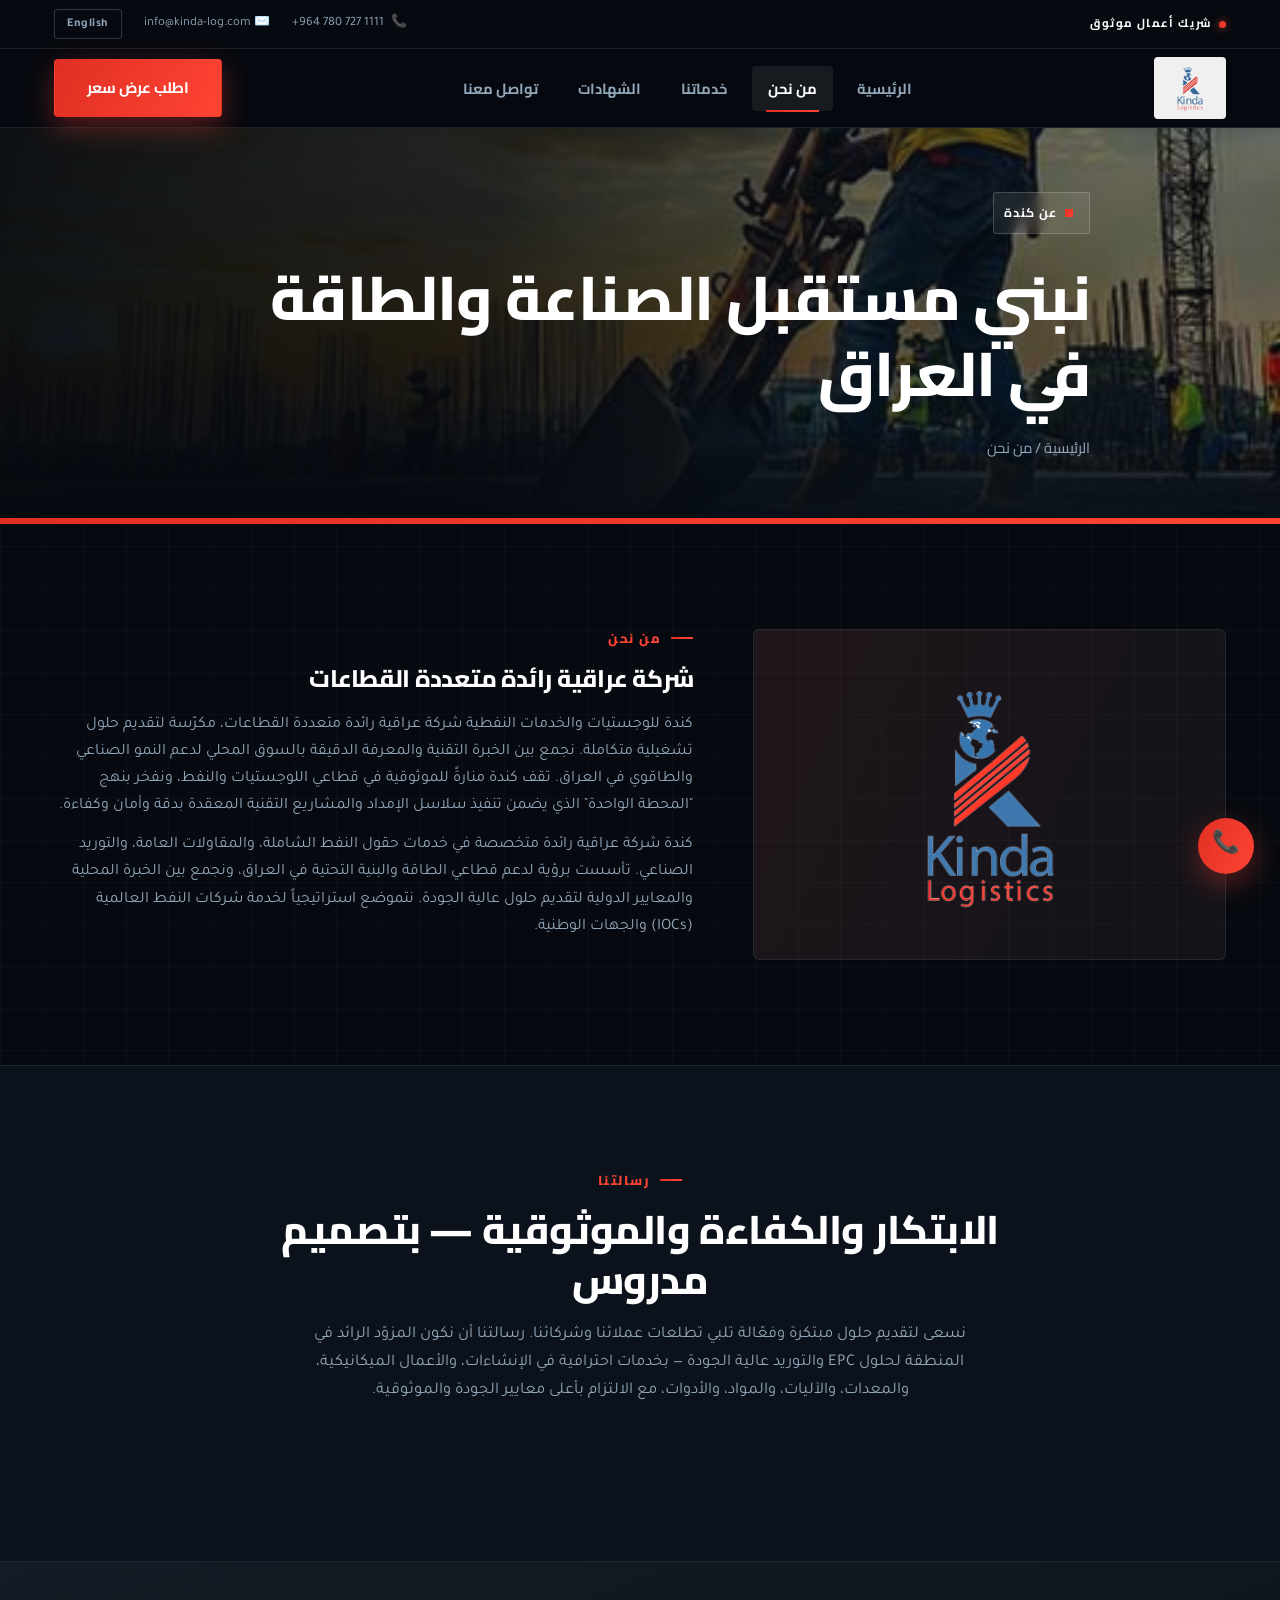
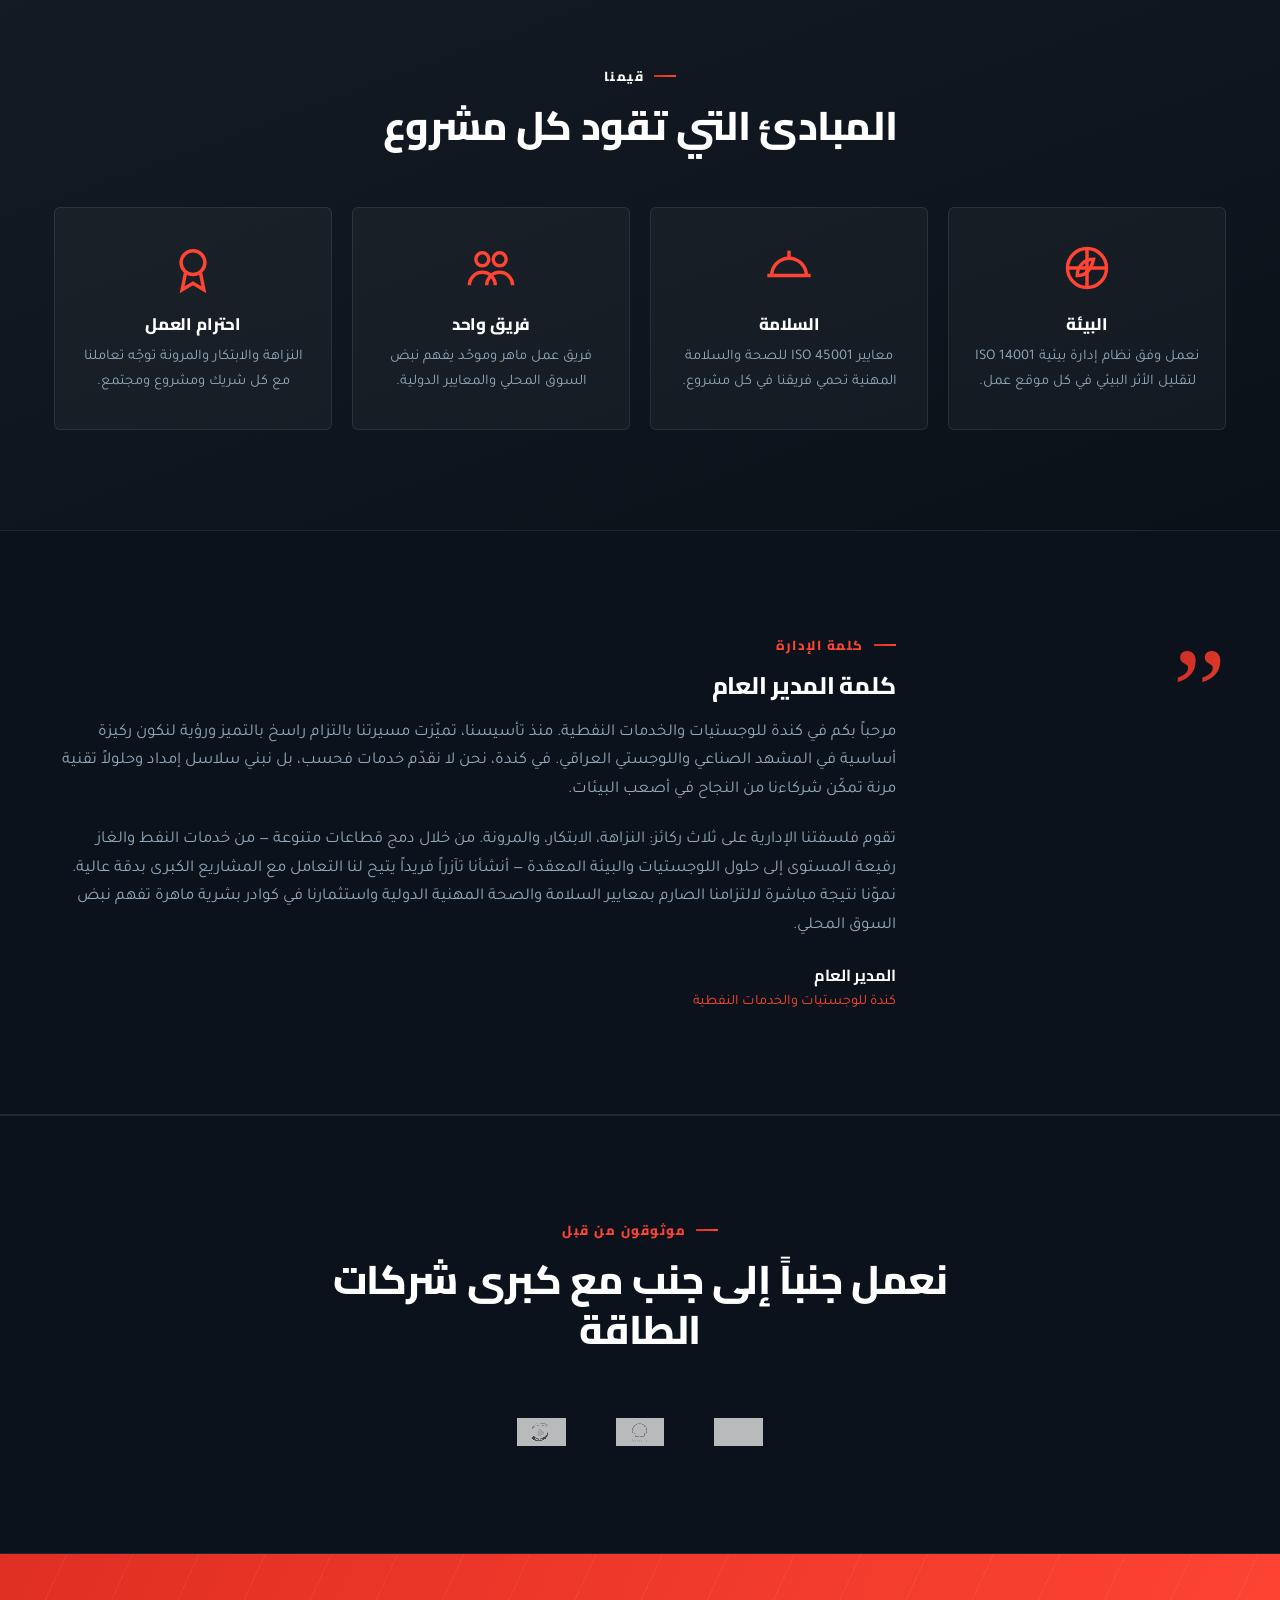
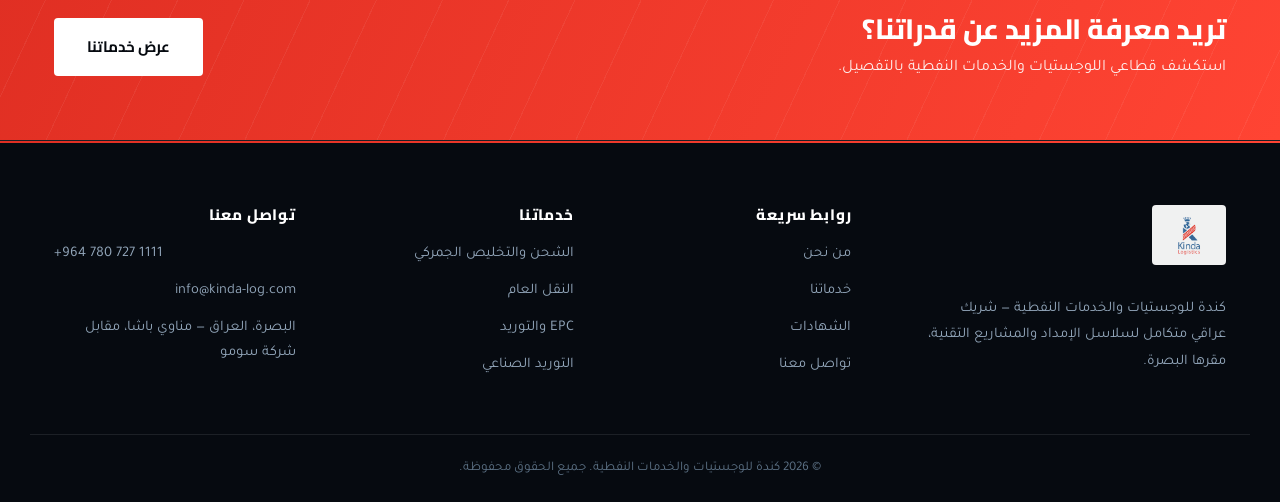
<file: ar/about.html>
<!DOCTYPE html>
<html lang="ar" dir="rtl">
<head>
<meta charset="UTF-8">
<meta name="viewport" content="width=device-width, initial-scale=1.0">
<title>من نحن | كندة للوجستيات والخدمات النفطية</title>
<meta name="description" content="تعرّف على كندة للوجستيات والخدمات النفطية — قصتنا، رسالتنا، قيمنا وقيادتنا، ونقدّم حلولاً لوجستية ونفطية متكاملة في عموم العراق.">
<link rel="canonical" href="https://kinda-log.com/ar/about.html">
<link rel="alternate" hreflang="en" href="https://kinda-log.com/about.html">
<link rel="alternate" hreflang="ar" href="https://kinda-log.com/ar/about.html">
<link rel="alternate" hreflang="x-default" href="https://kinda-log.com/about.html">
<meta property="og:type" content="website">
<meta property="og:site_name" content="كندة">
<meta property="og:title" content="من نحن | كندة للوجستيات والخدمات النفطية">
<meta property="og:description" content="قصتنا، رسالتنا، قيمنا وقيادتنا في كندة للوجستيات والخدمات النفطية.">
<meta property="og:url" content="https://kinda-log.com/ar/about.html">
<meta property="og:image" content="https://kinda-log.com/assets/images/hero-refinery.jpg">
<link rel="icon" type="image/png" href="../assets/images/kinda-logo.png">
<link rel="preconnect" href="https://fonts.googleapis.com">
<link rel="preconnect" href="https://fonts.gstatic.com" crossorigin>
<link href="https://fonts.googleapis.com/css2?family=Cairo:wght@400;500;600;700;800;900&family=Tajawal:wght@400;500;700;900&display=swap" rel="stylesheet">
<link rel="stylesheet" href="../assets/css/style.css">
</head>
<body>

<div class="topbar">
  <div class="container topbar-inner">
    <span class="topbar-tag">شريك أعمال موثوق</span>
    <div class="topbar-contacts">
      <a href="tel:+9647807271111">📞 <span dir="ltr">+964 780 727 1111</span></a>
      <a href="mailto:info@kinda-log.com">✉️ info@kinda-log.com</a>
      <a href="../about.html" class="lang-switch">English</a>
    </div>
  </div>
</div>

<header class="site-header" id="siteHeader">
  <div class="container header-inner">
    <a href="index.html" class="brand">
      <img src="../assets/images/kinda-logo.png" alt="كندة للوجستيات والخدمات النفطية" class="brand-logo">
    </a>
    <nav class="main-nav" id="mainNav">
      <a href="index.html">الرئيسية</a>
      <a href="about.html" class="active">من نحن</a>
      <a href="services.html">خدماتنا</a>
      <a href="certifications.html">الشهادات</a>
      <a href="contact.html">تواصل معنا</a>
    </nav>
    <a href="contact.html" class="btn btn-primary nav-cta">اطلب عرض سعر</a>
    <button class="nav-toggle" id="navToggle" aria-label="القائمة">
      <span></span><span></span><span></span>
    </button>
  </div>
</header>

<main>
  <section class="hero hero-sm">
    <div class="hero-bg" style="background-image:url('../assets/images/service-construction.jpg')"></div>
    <div class="hero-overlay"></div>
    <div class="container hero-content">
      <p class="eyebrow">عن كندة</p>
      <h1>نبني مستقبل الصناعة والطاقة في العراق</h1>
      <p class="breadcrumb"><a href="index.html">الرئيسية</a> / من نحن</p>
    </div>
  </section>

  <section class="section about">
    <div class="container about-grid">
      <div class="about-media">
        <img src="../assets/images/kinda-logo.png" alt="شعار كندة" class="about-logo">
      </div>
      <div class="about-content">
        <p class="section-eyebrow">من نحن</p>
        <h2>شركة عراقية رائدة متعددة القطاعات</h2>
        <p class="about-text">
          كندة للوجستيات والخدمات النفطية شركة عراقية رائدة متعددة القطاعات، مكرّسة لتقديم حلول تشغيلية متكاملة.
          نجمع بين الخبرة التقنية والمعرفة الدقيقة بالسوق المحلي لدعم النمو الصناعي والطاقوي في العراق. تقف كندة
          منارةً للموثوقية في قطاعي اللوجستيات والنفط، ونفخر بنهج "المحطة الواحدة" الذي يضمن تنفيذ سلاسل الإمداد
          والمشاريع التقنية المعقدة بدقة وأمان وكفاءة.
        </p>
        <p class="about-text">
          كندة شركة عراقية رائدة متخصصة في خدمات حقول النفط الشاملة، والمقاولات العامة، والتوريد الصناعي. تأسست
          برؤية لدعم قطاعي الطاقة والبنية التحتية في العراق، ونجمع بين الخبرة المحلية والمعايير الدولية لتقديم حلول
          عالية الجودة. نتموضع استراتيجياً لخدمة شركات النفط العالمية (IOCs) والجهات الوطنية.
        </p>
      </div>
    </div>
  </section>

  <section class="section section-alt">
    <div class="container">
      <div class="section-head center">
        <p class="section-eyebrow">رسالتنا</p>
        <h2>الابتكار والكفاءة والموثوقية — بتصميم مدروس</h2>
        <p class="section-sub">
          نسعى لتقديم حلول مبتكرة وفعّالة تلبي تطلعات عملائنا وشركائنا. رسالتنا أن نكون المزوّد الرائد في المنطقة
          لحلول EPC والتوريد عالية الجودة — بخدمات احترافية في الإنشاءات، والأعمال الميكانيكية، والمعدات، والآليات،
          والمواد، والأدوات، مع الالتزام بأعلى معايير الجودة والموثوقية.
        </p>
      </div>
    </div>
  </section>

  <section class="section why-us" style="background:linear-gradient(160deg, var(--blue) 0%, var(--blue-darker) 100%);">
    <div class="container">
      <div class="section-head center light">
        <p class="section-eyebrow">قيمنا</p>
        <h2>المبادئ التي تقود كل مشروع</h2>
      </div>
      <div class="values-grid">
        <div class="value-card">
          <div class="value-icon"><svg viewBox="0 0 24 24"><circle cx="12" cy="12" r="9"/><path d="M12 3v18M3 12h18"/><path d="M7.5 15.5c0-4.4 3.3-7.5 7.5-7.5-1 4.4-3.3 7.5-7.5 7.5z"/></svg></div>
          <h3>البيئة</h3>
          <p>نعمل وفق نظام إدارة بيئية ISO 14001 لتقليل الأثر البيئي في كل موقع عمل.</p>
        </div>
        <div class="value-card">
          <div class="value-icon"><svg viewBox="0 0 24 24"><path d="M4 15.5a8 8 0 0 1 16 0"/><path d="M2 15.5h20"/><path d="M12 4v3.2"/></svg></div>
          <h3>السلامة</h3>
          <p>معايير ISO 45001 للصحة والسلامة المهنية تحمي فريقنا في كل مشروع.</p>
        </div>
        <div class="value-card">
          <div class="value-icon"><svg viewBox="0 0 24 24"><circle cx="8" cy="8" r="3"/><circle cx="16" cy="8" r="3"/><path d="M2 20c0-3.3 2.7-6 6-6s6 2.7 6 6"/><path d="M10 20c0-3.3 2.7-6 6-6s6 2.7 6 6"/></svg></div>
          <h3>فريق واحد</h3>
          <p>فريق عمل ماهر وموحّد يفهم نبض السوق المحلي والمعايير الدولية.</p>
        </div>
        <div class="value-card">
          <div class="value-icon"><svg viewBox="0 0 24 24"><circle cx="12" cy="9.5" r="5.5"/><path d="M8.5 14.5L7 22l5-3 5 3-1.5-7.5"/></svg></div>
          <h3>احترام العمل</h3>
          <p>النزاهة والابتكار والمرونة توجّه تعاملنا مع كل شريك ومشروع ومجتمع.</p>
        </div>
      </div>
    </div>
  </section>

  <section class="section md-section">
    <div class="container md-grid">
      <div>
        <span class="md-quote-mark">&rdquo;</span>
      </div>
      <div>
        <p class="section-eyebrow">كلمة الإدارة</p>
        <h2>كلمة المدير العام</h2>
        <p class="md-text">
          مرحباً بكم في كندة للوجستيات والخدمات النفطية. منذ تأسيسنا، تميّزت مسيرتنا بالتزام راسخ بالتميز ورؤية
          لنكون ركيزة أساسية في المشهد الصناعي واللوجستي العراقي. في كندة، نحن لا نقدّم خدمات فحسب، بل نبني سلاسل
          إمداد وحلولاً تقنية مرنة تمكّن شركاءنا من النجاح في أصعب البيئات.
        </p>
        <p class="md-text">
          تقوم فلسفتنا الإدارية على ثلاث ركائز: النزاهة، الابتكار، والمرونة. من خلال دمج قطاعات متنوعة — من خدمات
          النفط والغاز رفيعة المستوى إلى حلول اللوجستيات والبيئة المعقدة — أنشأنا تآزراً فريداً يتيح لنا التعامل مع
          المشاريع الكبرى بدقة عالية. نموّنا نتيجة مباشرة لالتزامنا الصارم بمعايير السلامة والصحة المهنية الدولية
          واستثمارنا في كوادر بشرية ماهرة تفهم نبض السوق المحلي.
        </p>
        <p class="md-signature">المدير العام</p>
        <p class="md-role">كندة للوجستيات والخدمات النفطية</p>
      </div>
    </div>
  </section>

  <section class="section section-alt">
    <div class="container">
      <div class="section-head center">
        <p class="section-eyebrow">موثوقون من قبل</p>
        <h2>نعمل جنباً إلى جنب مع كبرى شركات الطاقة</h2>
      </div>
      <div class="partners-row">
        <img src="../assets/images/partner-bp.png" alt="bp">
        <img src="../assets/images/partner-shell.png" alt="Shell">
        <img src="../assets/images/partner-soc.png" alt="شركة نفط الجنوب">
      </div>
    </div>
  </section>

  <section class="cta-banner">
    <div class="container cta-inner">
      <div>
        <h2>تريد معرفة المزيد عن قدراتنا؟</h2>
        <p>استكشف قطاعي اللوجستيات والخدمات النفطية بالتفصيل.</p>
      </div>
      <a href="services.html" class="btn btn-white">عرض خدماتنا</a>
    </div>
  </section>
</main>

<footer class="site-footer">
  <div class="container footer-grid">
    <div class="footer-brand">
      <div class="footer-logo-wrap">
        <img src="../assets/images/kinda-logo.png" alt="كندة" class="footer-logo">
      </div>
      <p>كندة للوجستيات والخدمات النفطية — شريك عراقي متكامل لسلاسل الإمداد والمشاريع التقنية، مقرها البصرة.</p>
    </div>
    <div class="footer-col">
      <h4>روابط سريعة</h4>
      <a href="about.html">من نحن</a>
      <a href="services.html">خدماتنا</a>
      <a href="certifications.html">الشهادات</a>
      <a href="contact.html">تواصل معنا</a>
    </div>
    <div class="footer-col">
      <h4>خدماتنا</h4>
      <a href="services.html#logistics">الشحن والتخليص الجمركي</a>
      <a href="services.html#logistics">النقل العام</a>
      <a href="services.html#oil-services">EPC والتوريد</a>
      <a href="services.html#oil-services">التوريد الصناعي</a>
    </div>
    <div class="footer-col">
      <h4>تواصل معنا</h4>
      <a href="tel:+9647807271111" dir="ltr">+964 780 727 1111</a>
      <a href="mailto:info@kinda-log.com">info@kinda-log.com</a>
      <span>البصرة، العراق — مناوي باشا، مقابل شركة سومو</span>
    </div>
  </div>
  <div class="footer-bottom">
    <div class="container">
      <p>© <span id="year"></span> كندة للوجستيات والخدمات النفطية. جميع الحقوق محفوظة.</p>
    </div>
  </div>
</footer>

<a href="tel:+9647807271111" class="call-float" aria-label="اتصل بنا">📞</a>

<script src="../assets/js/script.js"></script>
</body>
</html>
</file>
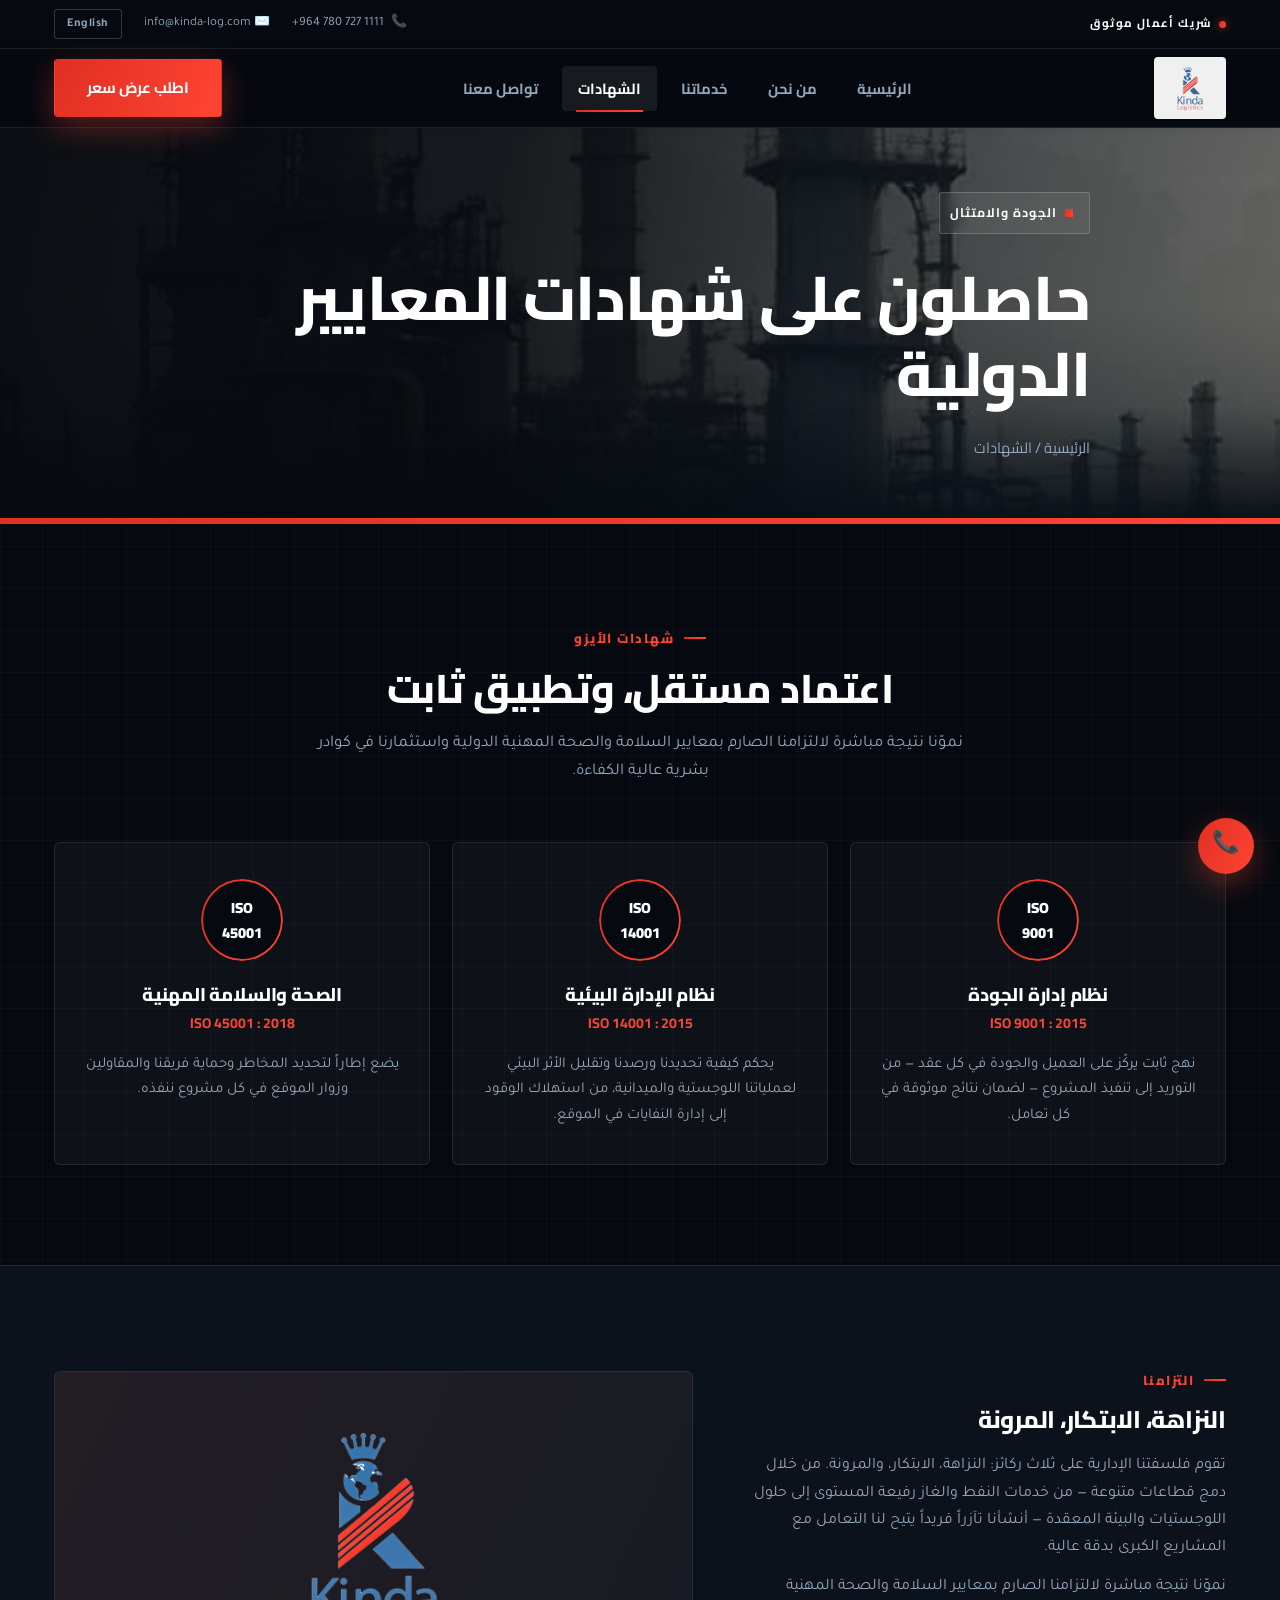
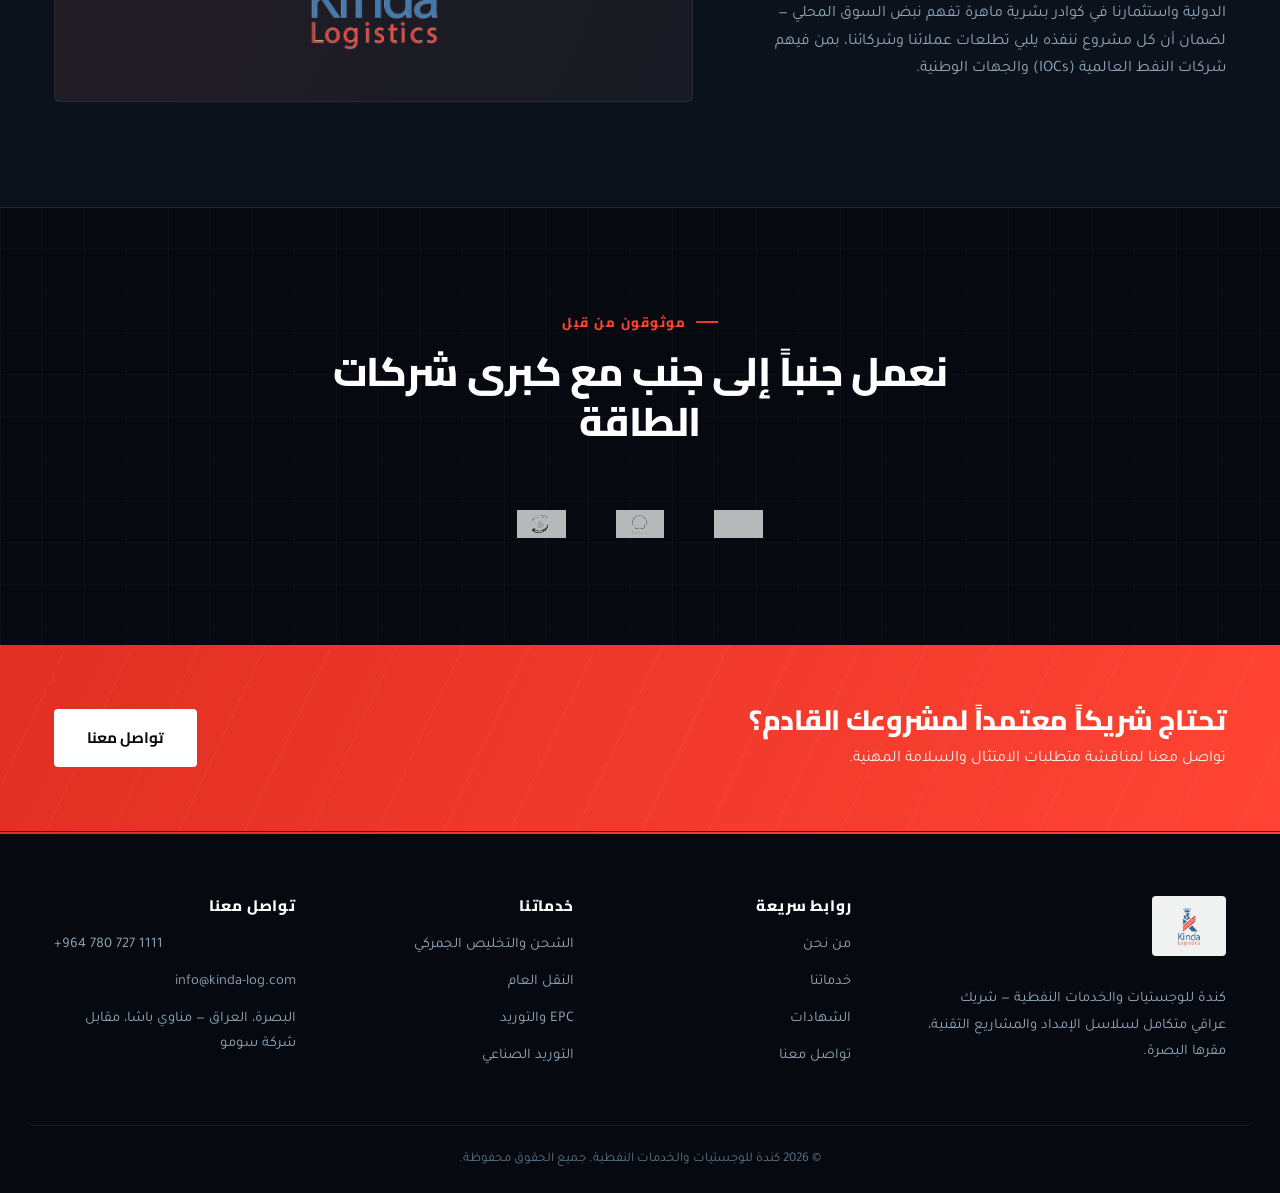
<file: ar/certifications.html>
<!DOCTYPE html>
<html lang="ar" dir="rtl">
<head>
<meta charset="UTF-8">
<meta name="viewport" content="width=device-width, initial-scale=1.0">
<title>شهادات الأيزو والسلامة المهنية | كندة</title>
<meta name="description" content="شهادات كندة في الجودة والبيئة والسلامة المهنية — ISO 9001:2015 وISO 14001:2015 وISO 45001:2018 — والتزامنا بمعايير السلامة والصحة المهنية الدولية.">
<link rel="canonical" href="https://kinda-log.com/ar/certifications.html">
<link rel="alternate" hreflang="en" href="https://kinda-log.com/certifications.html">
<link rel="alternate" hreflang="ar" href="https://kinda-log.com/ar/certifications.html">
<link rel="alternate" hreflang="x-default" href="https://kinda-log.com/certifications.html">
<meta property="og:type" content="website">
<meta property="og:site_name" content="كندة">
<meta property="og:title" content="شهادات الأيزو والسلامة المهنية | كندة">
<meta property="og:description" content="عمليات كندة حاصلة على شهادات ISO 9001 وISO 14001 وISO 45001.">
<meta property="og:url" content="https://kinda-log.com/ar/certifications.html">
<meta property="og:image" content="https://kinda-log.com/assets/images/hero-refinery.jpg">
<link rel="icon" type="image/png" href="../assets/images/kinda-logo.png">
<link rel="preconnect" href="https://fonts.googleapis.com">
<link rel="preconnect" href="https://fonts.gstatic.com" crossorigin>
<link href="https://fonts.googleapis.com/css2?family=Cairo:wght@400;500;600;700;800;900&family=Tajawal:wght@400;500;700;900&display=swap" rel="stylesheet">
<link rel="stylesheet" href="../assets/css/style.css">
</head>
<body>

<div class="topbar">
  <div class="container topbar-inner">
    <span class="topbar-tag">شريك أعمال موثوق</span>
    <div class="topbar-contacts">
      <a href="tel:+9647807271111">📞 <span dir="ltr">+964 780 727 1111</span></a>
      <a href="mailto:info@kinda-log.com">✉️ info@kinda-log.com</a>
      <a href="../certifications.html" class="lang-switch">English</a>
    </div>
  </div>
</div>

<header class="site-header" id="siteHeader">
  <div class="container header-inner">
    <a href="index.html" class="brand">
      <img src="../assets/images/kinda-logo.png" alt="كندة للوجستيات والخدمات النفطية" class="brand-logo">
    </a>
    <nav class="main-nav" id="mainNav">
      <a href="index.html">الرئيسية</a>
      <a href="about.html">من نحن</a>
      <a href="services.html">خدماتنا</a>
      <a href="certifications.html" class="active">الشهادات</a>
      <a href="contact.html">تواصل معنا</a>
    </nav>
    <a href="contact.html" class="btn btn-primary nav-cta">اطلب عرض سعر</a>
    <button class="nav-toggle" id="navToggle" aria-label="القائمة">
      <span></span><span></span><span></span>
    </button>
  </div>
</header>

<main>
  <section class="hero hero-sm">
    <div class="hero-bg" style="background-image:url('../assets/images/hero-refinery.jpg')"></div>
    <div class="hero-overlay"></div>
    <div class="container hero-content">
      <p class="eyebrow">الجودة والامتثال</p>
      <h1>حاصلون على شهادات المعايير الدولية</h1>
      <p class="breadcrumb"><a href="index.html">الرئيسية</a> / الشهادات</p>
    </div>
  </section>

  <section class="section">
    <div class="container">
      <div class="section-head center">
        <p class="section-eyebrow">شهادات الأيزو</p>
        <h2>اعتماد مستقل، وتطبيق ثابت</h2>
        <p class="section-sub">نموّنا نتيجة مباشرة لالتزامنا الصارم بمعايير السلامة والصحة المهنية الدولية واستثمارنا في كوادر بشرية عالية الكفاءة.</p>
      </div>
      <div class="certs-grid">
        <div class="cert-card">
          <div class="cert-badge">ISO<br>9001</div>
          <h3>نظام إدارة الجودة</h3>
          <span class="cert-num">ISO 9001 : 2015</span>
          <p>نهج ثابت يركّز على العميل والجودة في كل عقد — من التوريد إلى تنفيذ المشروع — لضمان نتائج موثوقة في كل تعامل.</p>
        </div>
        <div class="cert-card">
          <div class="cert-badge">ISO<br>14001</div>
          <h3>نظام الإدارة البيئية</h3>
          <span class="cert-num">ISO 14001 : 2015</span>
          <p>يحكم كيفية تحديدنا ورصدنا وتقليل الأثر البيئي لعملياتنا اللوجستية والميدانية، من استهلاك الوقود إلى إدارة النفايات في الموقع.</p>
        </div>
        <div class="cert-card">
          <div class="cert-badge">ISO<br>45001</div>
          <h3>الصحة والسلامة المهنية</h3>
          <span class="cert-num">ISO 45001 : 2018</span>
          <p>يضع إطاراً لتحديد المخاطر وحماية فريقنا والمقاولين وزوار الموقع في كل مشروع ننفذه.</p>
        </div>
      </div>
    </div>
  </section>

  <section class="section section-alt">
    <div class="container about-grid">
      <div class="about-content">
        <p class="section-eyebrow">التزامنا</p>
        <h2>النزاهة، الابتكار، المرونة</h2>
        <p class="about-text">
          تقوم فلسفتنا الإدارية على ثلاث ركائز: النزاهة، الابتكار، والمرونة. من خلال دمج قطاعات متنوعة — من خدمات
          النفط والغاز رفيعة المستوى إلى حلول اللوجستيات والبيئة المعقدة — أنشأنا تآزراً فريداً يتيح لنا التعامل مع
          المشاريع الكبرى بدقة عالية.
        </p>
        <p class="about-text">
          نموّنا نتيجة مباشرة لالتزامنا الصارم بمعايير السلامة والصحة المهنية الدولية واستثمارنا في كوادر بشرية
          ماهرة تفهم نبض السوق المحلي — لضمان أن كل مشروع ننفذه يلبي تطلعات عملائنا وشركائنا، بمن فيهم شركات النفط
          العالمية (IOCs) والجهات الوطنية.
        </p>
      </div>
      <div class="about-media">
        <img src="../assets/images/kinda-logo.png" alt="شعار كندة" class="about-logo">
      </div>
    </div>
  </section>

  <section class="section">
    <div class="container">
      <div class="section-head center">
        <p class="section-eyebrow">موثوقون من قبل</p>
        <h2>نعمل جنباً إلى جنب مع كبرى شركات الطاقة</h2>
      </div>
      <div class="partners-row">
        <img src="../assets/images/partner-bp.png" alt="bp">
        <img src="../assets/images/partner-shell.png" alt="Shell">
        <img src="../assets/images/partner-soc.png" alt="شركة نفط الجنوب">
      </div>
    </div>
  </section>

  <section class="cta-banner">
    <div class="container cta-inner">
      <div>
        <h2>تحتاج شريكاً معتمداً لمشروعك القادم؟</h2>
        <p>تواصل معنا لمناقشة متطلبات الامتثال والسلامة المهنية.</p>
      </div>
      <a href="contact.html" class="btn btn-white">تواصل معنا</a>
    </div>
  </section>
</main>

<footer class="site-footer">
  <div class="container footer-grid">
    <div class="footer-brand">
      <div class="footer-logo-wrap">
        <img src="../assets/images/kinda-logo.png" alt="كندة" class="footer-logo">
      </div>
      <p>كندة للوجستيات والخدمات النفطية — شريك عراقي متكامل لسلاسل الإمداد والمشاريع التقنية، مقرها البصرة.</p>
    </div>
    <div class="footer-col">
      <h4>روابط سريعة</h4>
      <a href="about.html">من نحن</a>
      <a href="services.html">خدماتنا</a>
      <a href="certifications.html">الشهادات</a>
      <a href="contact.html">تواصل معنا</a>
    </div>
    <div class="footer-col">
      <h4>خدماتنا</h4>
      <a href="services.html#logistics">الشحن والتخليص الجمركي</a>
      <a href="services.html#logistics">النقل العام</a>
      <a href="services.html#oil-services">EPC والتوريد</a>
      <a href="services.html#oil-services">التوريد الصناعي</a>
    </div>
    <div class="footer-col">
      <h4>تواصل معنا</h4>
      <a href="tel:+9647807271111" dir="ltr">+964 780 727 1111</a>
      <a href="mailto:info@kinda-log.com">info@kinda-log.com</a>
      <span>البصرة، العراق — مناوي باشا، مقابل شركة سومو</span>
    </div>
  </div>
  <div class="footer-bottom">
    <div class="container">
      <p>© <span id="year"></span> كندة للوجستيات والخدمات النفطية. جميع الحقوق محفوظة.</p>
    </div>
  </div>
</footer>

<a href="tel:+9647807271111" class="call-float" aria-label="اتصل بنا">📞</a>

<script src="../assets/js/script.js"></script>
</body>
</html>
</file>
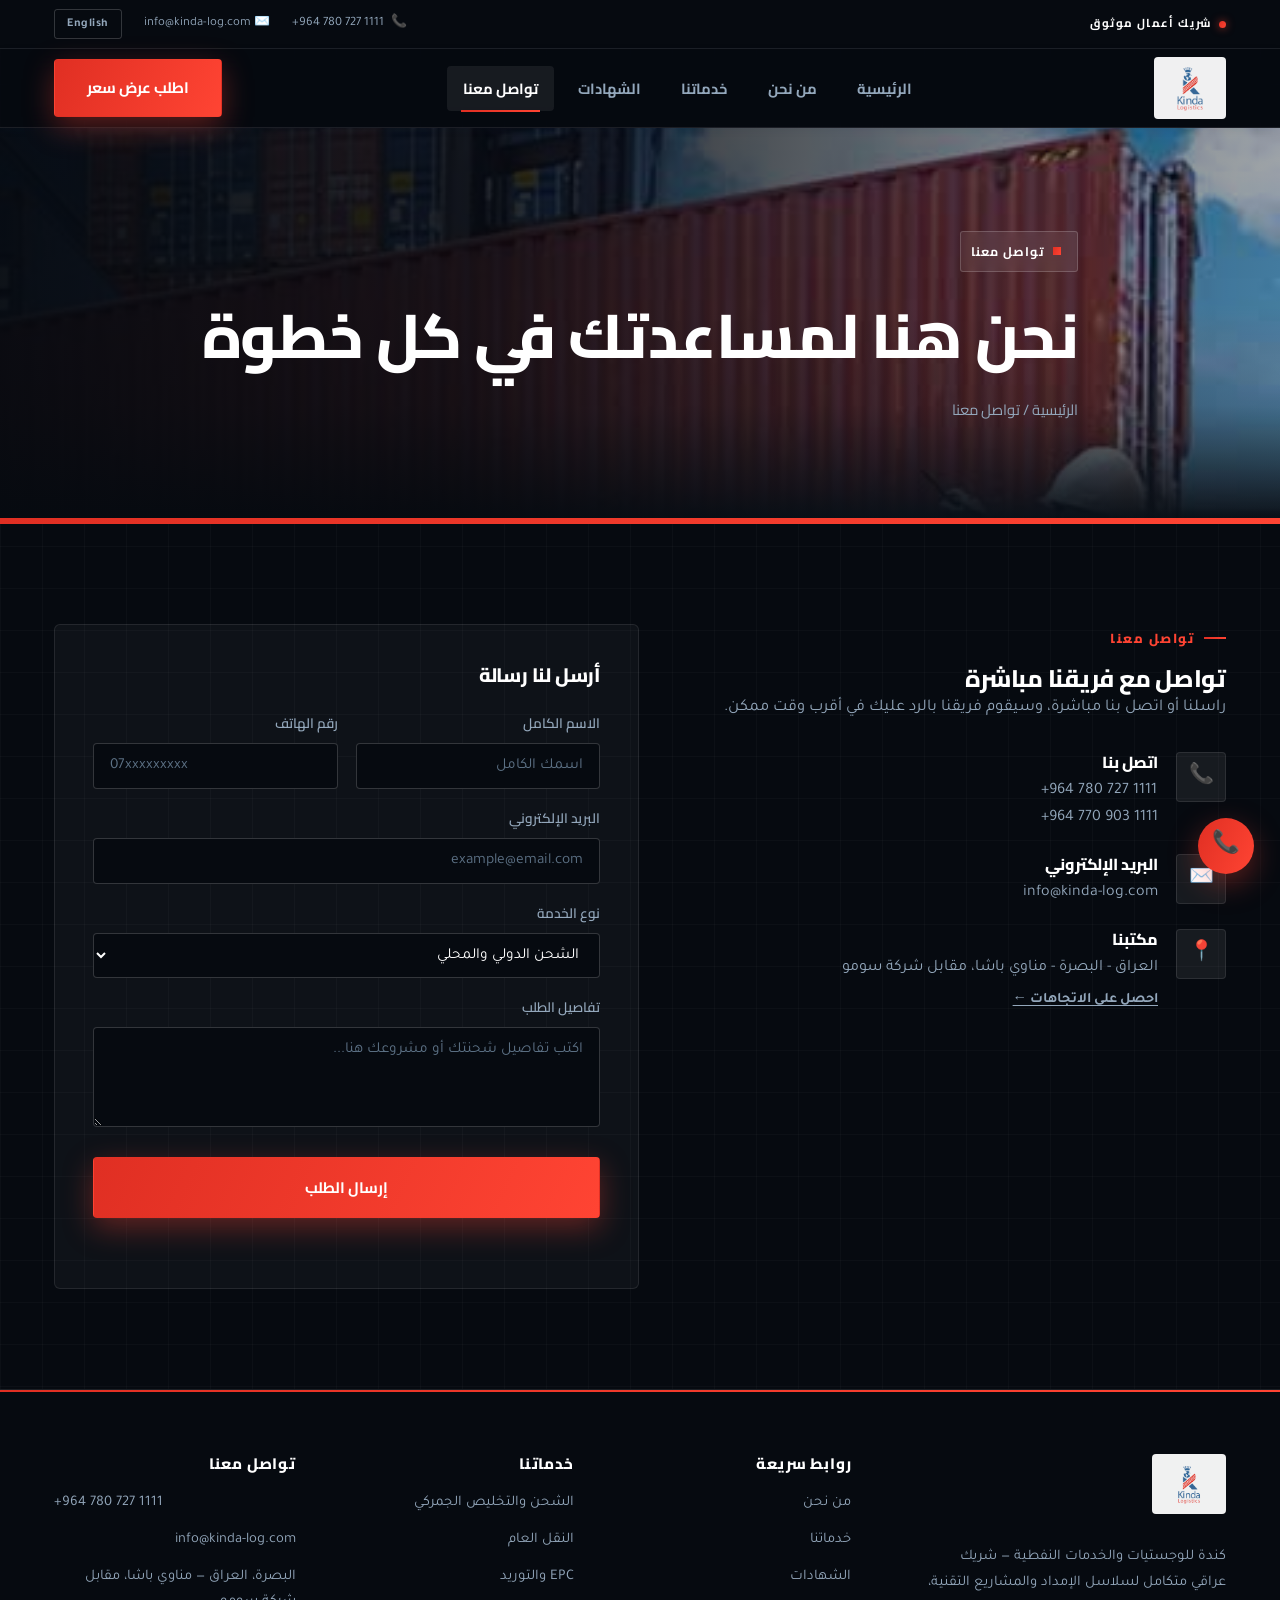
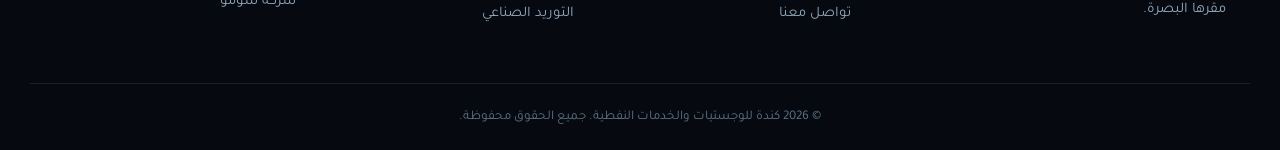
<file: ar/contact.html>
<!DOCTYPE html>
<html lang="ar" dir="rtl">
<head>
<meta charset="UTF-8">
<meta name="viewport" content="width=device-width, initial-scale=1.0">
<title>تواصل معنا | كندة للوجستيات والخدمات النفطية</title>
<meta name="description" content="تواصل مع كندة للوجستيات والخدمات النفطية في البصرة، العراق. اتصل على +964 780 727 1111 أو راسلنا على info@kinda-log.com لاستفسارات الشحن والتخليص والنقل والخدمات النفطية.">
<link rel="canonical" href="https://kinda-log.com/ar/contact.html">
<link rel="alternate" hreflang="en" href="https://kinda-log.com/contact.html">
<link rel="alternate" hreflang="ar" href="https://kinda-log.com/ar/contact.html">
<link rel="alternate" hreflang="x-default" href="https://kinda-log.com/contact.html">
<meta property="og:type" content="website">
<meta property="og:site_name" content="كندة">
<meta property="og:title" content="تواصل معنا | كندة للوجستيات والخدمات النفطية">
<meta property="og:description" content="تواصل مع كندة للوجستيات والخدمات النفطية في البصرة، العراق.">
<meta property="og:url" content="https://kinda-log.com/ar/contact.html">
<meta property="og:image" content="https://kinda-log.com/assets/images/hero-refinery.jpg">
<link rel="icon" type="image/png" href="../assets/images/kinda-logo.png">
<link rel="preconnect" href="https://fonts.googleapis.com">
<link rel="preconnect" href="https://fonts.gstatic.com" crossorigin>
<link href="https://fonts.googleapis.com/css2?family=Cairo:wght@400;500;600;700;800;900&family=Tajawal:wght@400;500;700;900&display=swap" rel="stylesheet">
<link rel="stylesheet" href="../assets/css/style.css">
</head>
<body>

<div class="topbar">
  <div class="container topbar-inner">
    <span class="topbar-tag">شريك أعمال موثوق</span>
    <div class="topbar-contacts">
      <a href="tel:+9647807271111">📞 <span dir="ltr">+964 780 727 1111</span></a>
      <a href="mailto:info@kinda-log.com">✉️ info@kinda-log.com</a>
      <a href="../contact.html" class="lang-switch">English</a>
    </div>
  </div>
</div>

<header class="site-header" id="siteHeader">
  <div class="container header-inner">
    <a href="index.html" class="brand">
      <img src="../assets/images/kinda-logo.png" alt="كندة للوجستيات والخدمات النفطية" class="brand-logo">
    </a>
    <nav class="main-nav" id="mainNav">
      <a href="index.html">الرئيسية</a>
      <a href="about.html">من نحن</a>
      <a href="services.html">خدماتنا</a>
      <a href="certifications.html">الشهادات</a>
      <a href="contact.html" class="active">تواصل معنا</a>
    </nav>
    <a href="contact.html" class="btn btn-primary nav-cta">اطلب عرض سعر</a>
    <button class="nav-toggle" id="navToggle" aria-label="القائمة">
      <span></span><span></span><span></span>
    </button>
  </div>
</header>

<main>
  <section class="hero hero-sm">
    <div class="hero-bg" style="background-image:url('../assets/images/service-logistics.jpg')"></div>
    <div class="hero-overlay"></div>
    <div class="container hero-content">
      <p class="eyebrow">تواصل معنا</p>
      <h1>نحن هنا لمساعدتك في كل خطوة</h1>
      <p class="breadcrumb"><a href="index.html">الرئيسية</a> / تواصل معنا</p>
    </div>
  </section>

  <section class="section contact">
    <div class="container contact-grid">
      <div class="contact-info">
        <p class="section-eyebrow">تواصل معنا</p>
        <h2>تواصل مع فريقنا مباشرة</h2>
        <p class="section-sub">راسلنا أو اتصل بنا مباشرة، وسيقوم فريقنا بالرد عليك في أقرب وقت ممكن.</p>

        <div class="contact-items">
          <div class="contact-item">
            <div class="contact-icon">📞</div>
            <div>
              <h4>اتصل بنا</h4>
              <a href="tel:+9647807271111" dir="ltr">+964 780 727 1111</a>
              <a href="tel:+9647709031111" dir="ltr">+964 770 903 1111</a>
            </div>
          </div>
          <div class="contact-item">
            <div class="contact-icon">✉️</div>
            <div>
              <h4>البريد الإلكتروني</h4>
              <a href="mailto:info@kinda-log.com">info@kinda-log.com</a>
            </div>
          </div>
          <div class="contact-item">
            <div class="contact-icon">📍</div>
            <div>
              <h4>مكتبنا</h4>
              <p>العراق - البصرة - مناوي باشا، مقابل شركة سومو</p>
              <a class="map-link" target="_blank" rel="noopener" href="https://www.google.com/maps/search/?api=1&query=Manawi+Pasha+Basra+Iraq+opposite+Sumo+Company">احصل على الاتجاهات ←</a>
            </div>
          </div>
        </div>
      </div>

      <form class="contact-form" id="contactForm">
        <h3>أرسل لنا رسالة</h3>
        <div class="form-row">
          <div class="form-group">
            <label for="name">الاسم الكامل</label>
            <input type="text" id="name" name="name" placeholder="اسمك الكامل" required>
          </div>
          <div class="form-group">
            <label for="phone">رقم الهاتف</label>
            <input type="tel" id="phone" name="phone" placeholder="07xxxxxxxxx" required>
          </div>
        </div>
        <div class="form-group">
          <label for="email">البريد الإلكتروني</label>
          <input type="email" id="email" name="email" placeholder="example@email.com">
        </div>
        <div class="form-group">
          <label for="service">نوع الخدمة</label>
          <select id="service" name="service">
            <option value="shipping">الشحن الدولي والمحلي</option>
            <option value="customs">التخليص الجمركي</option>
            <option value="transport">النقل العام</option>
            <option value="oil-services">الخدمات النفطية (EPC / التوريد)</option>
            <option value="other">أخرى</option>
          </select>
        </div>
        <div class="form-group">
          <label for="message">تفاصيل الطلب</label>
          <textarea id="message" name="message" rows="4" placeholder="اكتب تفاصيل شحنتك أو مشروعك هنا..."></textarea>
        </div>
        <button type="submit" class="btn btn-primary btn-block">إرسال الطلب</button>
        <p class="form-note" id="formNote"></p>
      </form>
    </div>
  </section>
</main>

<footer class="site-footer">
  <div class="container footer-grid">
    <div class="footer-brand">
      <div class="footer-logo-wrap">
        <img src="../assets/images/kinda-logo.png" alt="كندة" class="footer-logo">
      </div>
      <p>كندة للوجستيات والخدمات النفطية — شريك عراقي متكامل لسلاسل الإمداد والمشاريع التقنية، مقرها البصرة.</p>
    </div>
    <div class="footer-col">
      <h4>روابط سريعة</h4>
      <a href="about.html">من نحن</a>
      <a href="services.html">خدماتنا</a>
      <a href="certifications.html">الشهادات</a>
      <a href="contact.html">تواصل معنا</a>
    </div>
    <div class="footer-col">
      <h4>خدماتنا</h4>
      <a href="services.html#logistics">الشحن والتخليص الجمركي</a>
      <a href="services.html#logistics">النقل العام</a>
      <a href="services.html#oil-services">EPC والتوريد</a>
      <a href="services.html#oil-services">التوريد الصناعي</a>
    </div>
    <div class="footer-col">
      <h4>تواصل معنا</h4>
      <a href="tel:+9647807271111" dir="ltr">+964 780 727 1111</a>
      <a href="mailto:info@kinda-log.com">info@kinda-log.com</a>
      <span>البصرة، العراق — مناوي باشا، مقابل شركة سومو</span>
    </div>
  </div>
  <div class="footer-bottom">
    <div class="container">
      <p>© <span id="year"></span> كندة للوجستيات والخدمات النفطية. جميع الحقوق محفوظة.</p>
    </div>
  </div>
</footer>

<a href="tel:+9647807271111" class="call-float" aria-label="اتصل بنا">📞</a>

<script src="../assets/js/script.js"></script>
</body>
</html>
</file>
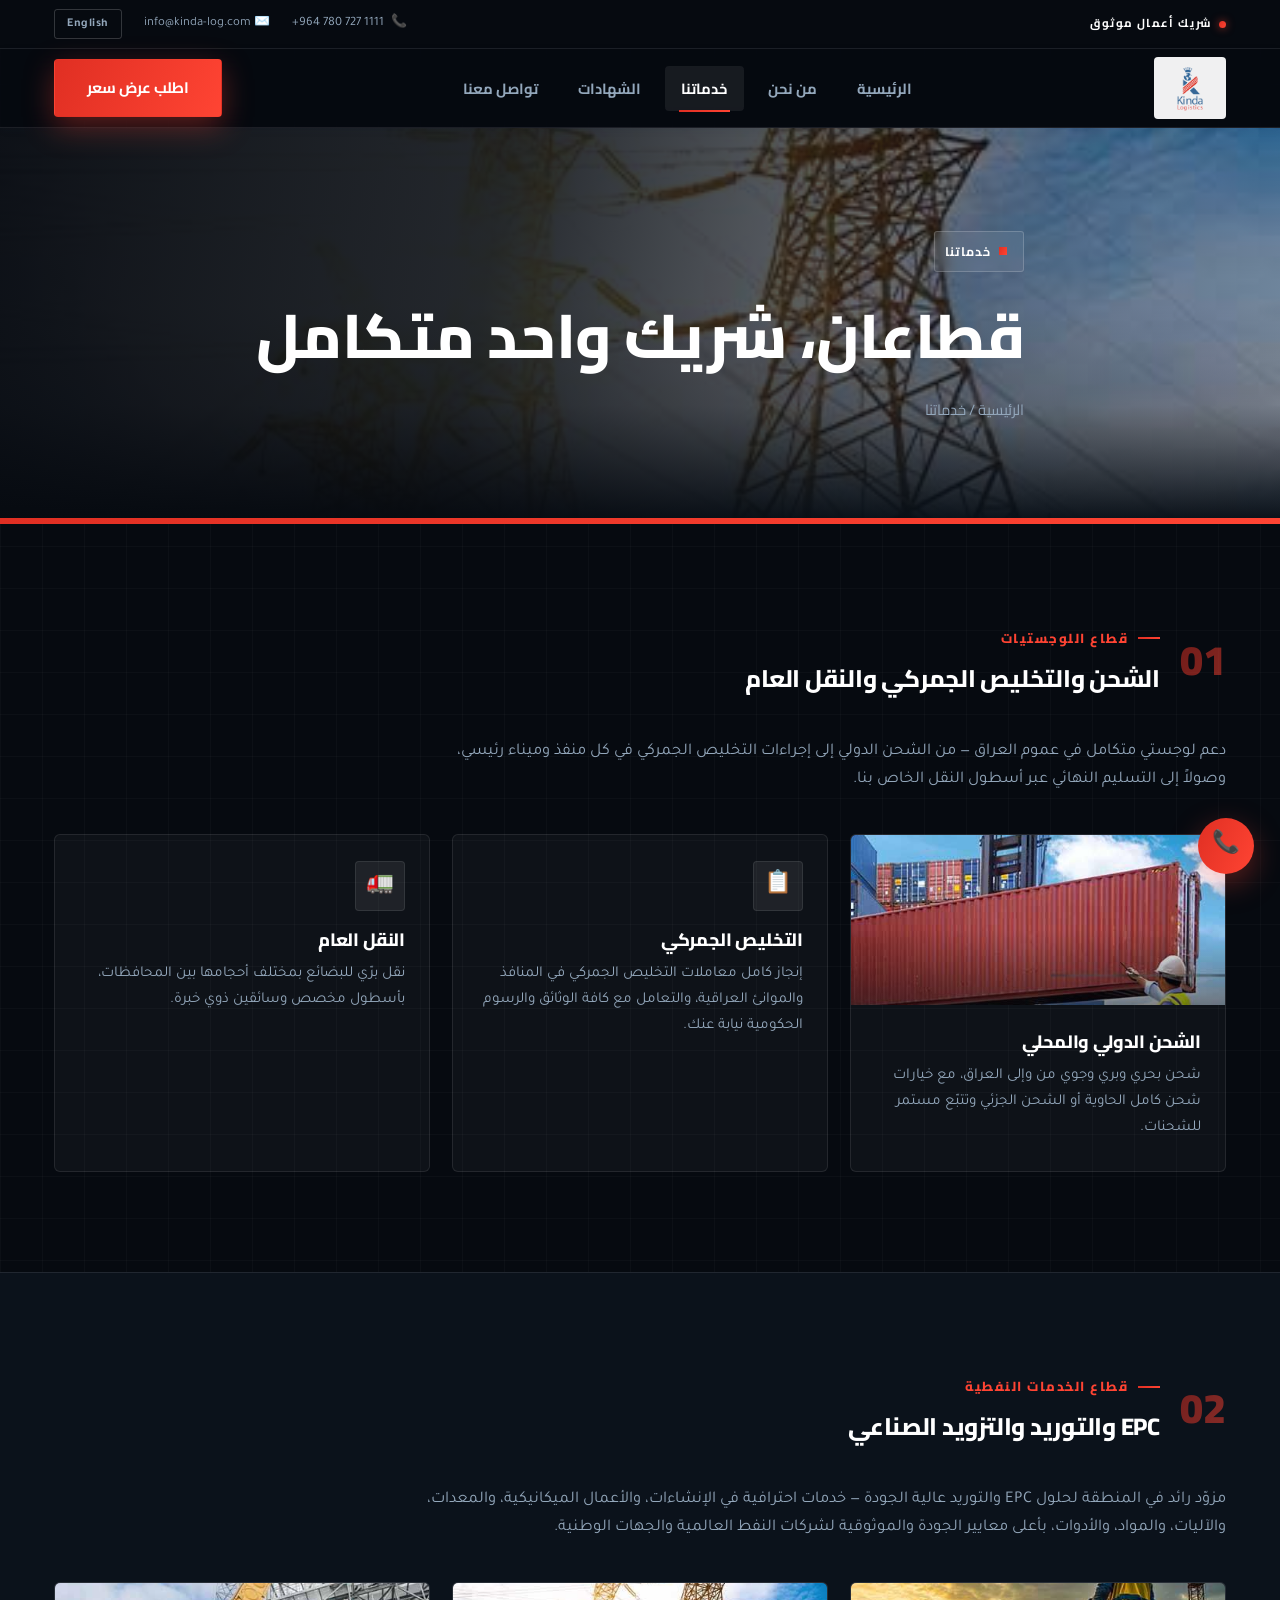
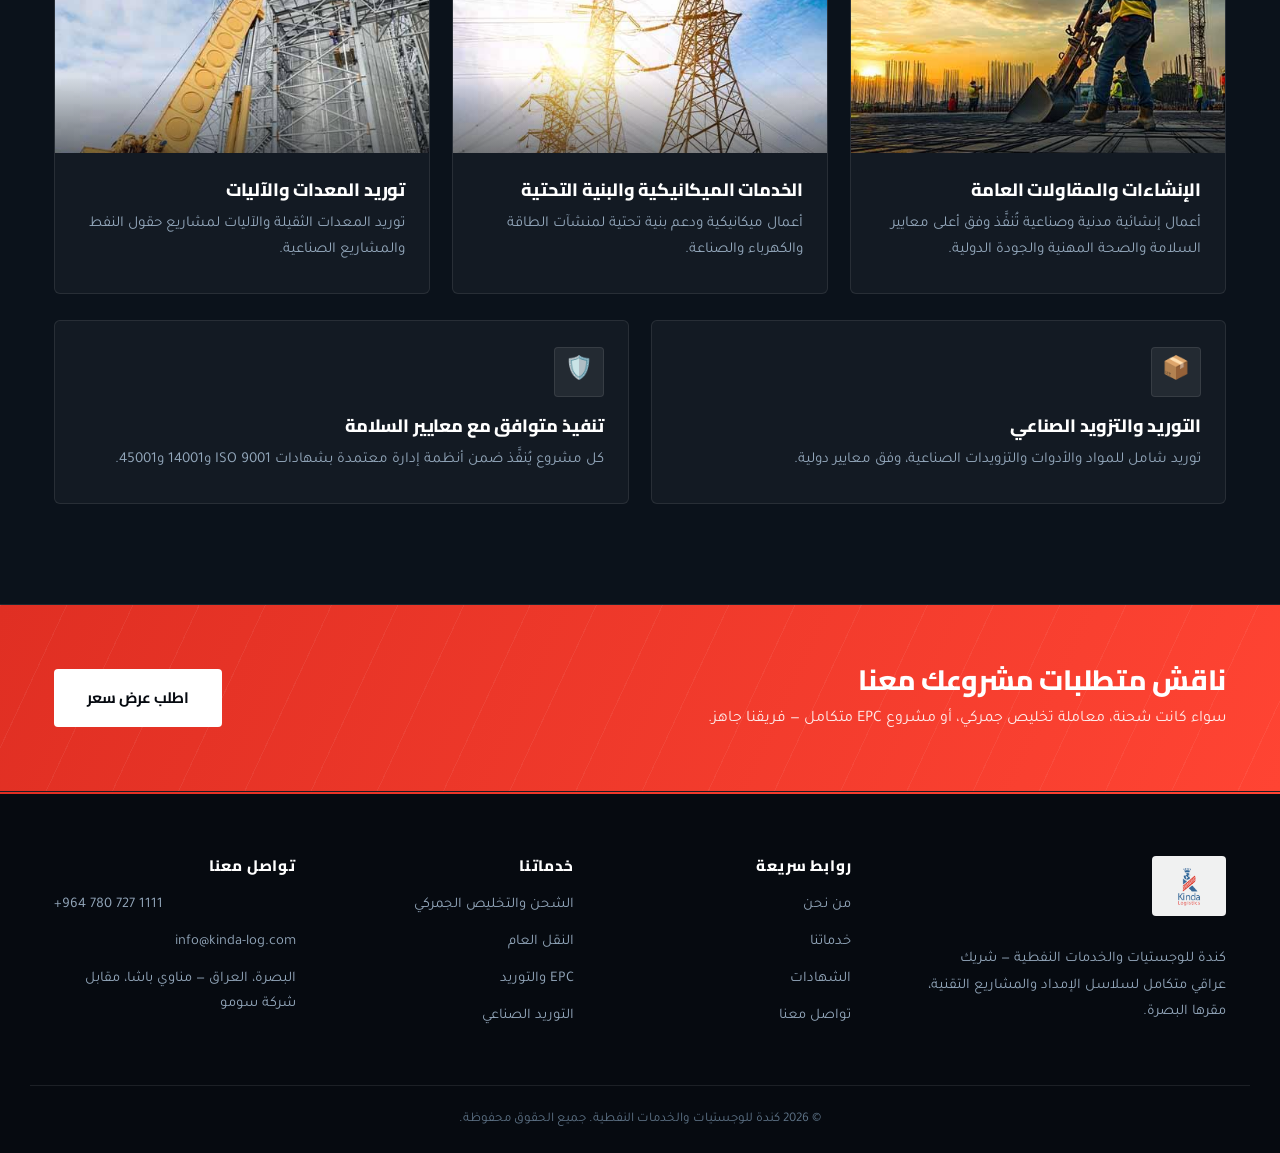
<file: ar/services.html>
<!DOCTYPE html>
<html lang="ar" dir="rtl">
<head>
<meta charset="UTF-8">
<meta name="viewport" content="width=device-width, initial-scale=1.0">
<title>خدماتنا | قطاعا اللوجستيات والخدمات النفطية | كندة</title>
<meta name="description" content="قطاعا كندة: اللوجستيات (شحن، تخليص جمركي، نقل عام) والخدمات النفطية (EPC، توريد، إنشاءات، أعمال ميكانيكية، توريد صناعي) في عموم العراق.">
<link rel="canonical" href="https://kinda-log.com/ar/services.html">
<link rel="alternate" hreflang="en" href="https://kinda-log.com/services.html">
<link rel="alternate" hreflang="ar" href="https://kinda-log.com/ar/services.html">
<link rel="alternate" hreflang="x-default" href="https://kinda-log.com/services.html">
<meta property="og:type" content="website">
<meta property="og:site_name" content="كندة">
<meta property="og:title" content="خدماتنا | كندة للوجستيات والخدمات النفطية">
<meta property="og:description" content="قطاع اللوجستيات وقطاع الخدمات النفطية — حلول متكاملة في عموم العراق.">
<meta property="og:url" content="https://kinda-log.com/ar/services.html">
<meta property="og:image" content="https://kinda-log.com/assets/images/hero-refinery.jpg">
<link rel="icon" type="image/png" href="../assets/images/kinda-logo.png">
<link rel="preconnect" href="https://fonts.googleapis.com">
<link rel="preconnect" href="https://fonts.gstatic.com" crossorigin>
<link href="https://fonts.googleapis.com/css2?family=Cairo:wght@400;500;600;700;800;900&family=Tajawal:wght@400;500;700;900&display=swap" rel="stylesheet">
<link rel="stylesheet" href="../assets/css/style.css">
</head>
<body>

<div class="topbar">
  <div class="container topbar-inner">
    <span class="topbar-tag">شريك أعمال موثوق</span>
    <div class="topbar-contacts">
      <a href="tel:+9647807271111">📞 <span dir="ltr">+964 780 727 1111</span></a>
      <a href="mailto:info@kinda-log.com">✉️ info@kinda-log.com</a>
      <a href="../services.html" class="lang-switch">English</a>
    </div>
  </div>
</div>

<header class="site-header" id="siteHeader">
  <div class="container header-inner">
    <a href="index.html" class="brand">
      <img src="../assets/images/kinda-logo.png" alt="كندة للوجستيات والخدمات النفطية" class="brand-logo">
    </a>
    <nav class="main-nav" id="mainNav">
      <a href="index.html">الرئيسية</a>
      <a href="about.html">من نحن</a>
      <a href="services.html" class="active">خدماتنا</a>
      <a href="certifications.html">الشهادات</a>
      <a href="contact.html">تواصل معنا</a>
    </nav>
    <a href="contact.html" class="btn btn-primary nav-cta">اطلب عرض سعر</a>
    <button class="nav-toggle" id="navToggle" aria-label="القائمة">
      <span></span><span></span><span></span>
    </button>
  </div>
</header>

<main>
  <section class="hero hero-sm">
    <div class="hero-bg" style="background-image:url('../assets/images/service-power.jpg')"></div>
    <div class="hero-overlay"></div>
    <div class="container hero-content">
      <p class="eyebrow">خدماتنا</p>
      <h1>قطاعان، شريك واحد متكامل</h1>
      <p class="breadcrumb"><a href="index.html">الرئيسية</a> / خدماتنا</p>
    </div>
  </section>

  <section class="section" id="logistics">
    <div class="container">
      <div class="profile-section-head">
        <span class="num">01</span>
        <div>
          <p class="section-eyebrow">قطاع اللوجستيات</p>
          <h2>الشحن والتخليص الجمركي والنقل العام</h2>
        </div>
      </div>
      <p class="section-sub" style="margin-bottom:40px;max-width:800px;">
        دعم لوجستي متكامل في عموم العراق — من الشحن الدولي إلى إجراءات التخليص الجمركي في كل منفذ وميناء رئيسي،
        وصولاً إلى التسليم النهائي عبر أسطول النقل الخاص بنا.
      </p>
      <div class="services-grid">
        <div class="service-card">
          <div class="service-media" style="background-image:url('../assets/images/service-logistics.jpg')"></div>
          <div class="service-body">
            <h3>الشحن الدولي والمحلي</h3>
            <p>شحن بحري وبري وجوي من وإلى العراق، مع خيارات شحن كامل الحاوية أو الشحن الجزئي وتتبّع مستمر للشحنات.</p>
          </div>
        </div>
        <div class="service-card">
          <div class="service-body" style="padding-top:26px;">
            <div class="service-icon">📋</div>
            <h3>التخليص الجمركي</h3>
            <p>إنجاز كامل معاملات التخليص الجمركي في المنافذ والموانئ العراقية، والتعامل مع كافة الوثائق والرسوم الحكومية نيابة عنك.</p>
          </div>
        </div>
        <div class="service-card">
          <div class="service-body" style="padding-top:26px;">
            <div class="service-icon">🚛</div>
            <h3>النقل العام</h3>
            <p>نقل برّي للبضائع بمختلف أحجامها بين المحافظات، بأسطول مخصص وسائقين ذوي خبرة.</p>
          </div>
        </div>
      </div>
    </div>
  </section>

  <section class="section section-alt" id="oil-services">
    <div class="container">
      <div class="profile-section-head">
        <span class="num">02</span>
        <div>
          <p class="section-eyebrow">قطاع الخدمات النفطية</p>
          <h2>EPC والتوريد والتزويد الصناعي</h2>
        </div>
      </div>
      <p class="section-sub" style="margin-bottom:40px;max-width:800px;">
        مزوّد رائد في المنطقة لحلول EPC والتوريد عالية الجودة — خدمات احترافية في الإنشاءات، والأعمال الميكانيكية،
        والمعدات، والآليات، والمواد، والأدوات، بأعلى معايير الجودة والموثوقية لشركات النفط العالمية والجهات الوطنية.
      </p>
      <div class="services-grid">
        <div class="service-card">
          <div class="service-media" style="background-image:url('../assets/images/service-construction.jpg')"></div>
          <div class="service-body">
            <h3>الإنشاءات والمقاولات العامة</h3>
            <p>أعمال إنشائية مدنية وصناعية تُنفَّذ وفق أعلى معايير السلامة والصحة المهنية والجودة الدولية.</p>
          </div>
        </div>
        <div class="service-card">
          <div class="service-media" style="background-image:url('../assets/images/service-power.jpg')"></div>
          <div class="service-body">
            <h3>الخدمات الميكانيكية والبنية التحتية</h3>
            <p>أعمال ميكانيكية ودعم بنية تحتية لمنشآت الطاقة والكهرباء والصناعة.</p>
          </div>
        </div>
        <div class="service-card">
          <div class="service-media" style="background-image:url('../assets/images/service-crane.jpg')"></div>
          <div class="service-body">
            <h3>توريد المعدات والآليات</h3>
            <p>توريد المعدات الثقيلة والآليات لمشاريع حقول النفط والمشاريع الصناعية.</p>
          </div>
        </div>
      </div>
      <div class="services-grid two-col" style="margin-top:26px;">
        <div class="service-card">
          <div class="service-body" style="padding-top:26px;">
            <div class="service-icon">📦</div>
            <h3>التوريد والتزويد الصناعي</h3>
            <p>توريد شامل للمواد والأدوات والتزويدات الصناعية، وفق معايير دولية.</p>
          </div>
        </div>
        <div class="service-card">
          <div class="service-body" style="padding-top:26px;">
            <div class="service-icon">🛡️</div>
            <h3>تنفيذ متوافق مع معايير السلامة</h3>
            <p>كل مشروع يُنفَّذ ضمن أنظمة إدارة معتمدة بشهادات ISO 9001 و14001 و45001.</p>
          </div>
        </div>
      </div>
    </div>
  </section>

  <section class="cta-banner">
    <div class="container cta-inner">
      <div>
        <h2>ناقش متطلبات مشروعك معنا</h2>
        <p>سواء كانت شحنة، معاملة تخليص جمركي، أو مشروع EPC متكامل — فريقنا جاهز.</p>
      </div>
      <a href="contact.html" class="btn btn-white">اطلب عرض سعر</a>
    </div>
  </section>
</main>

<footer class="site-footer">
  <div class="container footer-grid">
    <div class="footer-brand">
      <div class="footer-logo-wrap">
        <img src="../assets/images/kinda-logo.png" alt="كندة" class="footer-logo">
      </div>
      <p>كندة للوجستيات والخدمات النفطية — شريك عراقي متكامل لسلاسل الإمداد والمشاريع التقنية، مقرها البصرة.</p>
    </div>
    <div class="footer-col">
      <h4>روابط سريعة</h4>
      <a href="about.html">من نحن</a>
      <a href="services.html">خدماتنا</a>
      <a href="certifications.html">الشهادات</a>
      <a href="contact.html">تواصل معنا</a>
    </div>
    <div class="footer-col">
      <h4>خدماتنا</h4>
      <a href="services.html#logistics">الشحن والتخليص الجمركي</a>
      <a href="services.html#logistics">النقل العام</a>
      <a href="services.html#oil-services">EPC والتوريد</a>
      <a href="services.html#oil-services">التوريد الصناعي</a>
    </div>
    <div class="footer-col">
      <h4>تواصل معنا</h4>
      <a href="tel:+9647807271111" dir="ltr">+964 780 727 1111</a>
      <a href="mailto:info@kinda-log.com">info@kinda-log.com</a>
      <span>البصرة، العراق — مناوي باشا، مقابل شركة سومو</span>
    </div>
  </div>
  <div class="footer-bottom">
    <div class="container">
      <p>© <span id="year"></span> كندة للوجستيات والخدمات النفطية. جميع الحقوق محفوظة.</p>
    </div>
  </div>
</footer>

<a href="tel:+9647807271111" class="call-float" aria-label="اتصل بنا">📞</a>

<script src="../assets/js/script.js"></script>
</body>
</html>
</file>
<file: assets/css/style.css>
/* ==========================================================================
   KINDA — Logistics & Oil Services
   Bold, dark, technical visual system
   ========================================================================== */

:root {
  /* brand — one accent color (red); blue reserved for the logo mark only */
  --blue: #141b24;
  --blue-dim: #356797;
  --blue-darker: #0a1119;
  --red: #ff4433;
  --red-dim: #E02F23;

  /* surface system (dark-first) */
  --bg: #060a10;
  --bg-1: #0b121b;
  --bg-2: #101a26;
  --surface: rgba(255, 255, 255, 0.035);
  --surface-hi: rgba(255, 255, 255, 0.07);
  --border: rgba(255, 255, 255, 0.09);
  --border-hi: rgba(255, 255, 255, 0.18);

  /* text */
  --white: #ffffff;
  --ink: #eef4fa;
  --ink-dim: #93a7bb;
  --ink-dimmer: #5d7286;

  --gradient: linear-gradient(115deg, var(--red-dim) 0%, var(--red) 100%);
  --gradient-soft: linear-gradient(115deg, rgba(255,68,51,0.14) 0%, rgba(255,68,51,0.04) 100%);

  --shadow-sm: 0 2px 10px rgba(0, 0, 0, 0.35);
  --shadow-md: 0 14px 34px rgba(0, 0, 0, 0.45);
  --shadow-glow-red: 0 10px 30px rgba(255, 68, 51, 0.35);
  --shadow-glow-blue: 0 10px 30px rgba(74, 134, 189, 0.3);

  --radius: 4px;
  --radius-lg: 6px;
  --container-w: 1220px;
  --font-heading: 'Cairo', 'Tajawal', sans-serif;
  --font-body: 'Tajawal', 'Cairo', sans-serif;
  --font-mono: 'Cairo', monospace;
}

* { box-sizing: border-box; margin: 0; padding: 0; }
html { scroll-behavior: smooth; }
body {
  font-family: var(--font-body);
  color: var(--ink);
  background: var(--bg);
  background-image:
    linear-gradient(rgba(255,255,255,0.025) 1px, transparent 1px),
    linear-gradient(90deg, rgba(255,255,255,0.025) 1px, transparent 1px);
  background-size: 42px 42px;
  line-height: 1.7;
  overflow-x: hidden;
}
img { max-width: 100%; display: block; }
a { text-decoration: none; color: inherit; }
ul { list-style: none; }
.container { max-width: var(--container-w); margin: 0 auto; padding: 0 24px; }
h1, h2, h3, h4 { font-family: var(--font-heading); font-weight: 800; color: var(--white); line-height: 1.25; letter-spacing: -0.01em; }

/* ---------- Buttons ---------- */
.btn {
  display: inline-flex; align-items: center; justify-content: center; gap: 10px;
  padding: 15px 32px; border-radius: var(--radius); font-family: var(--font-heading);
  font-weight: 700; font-size: 0.95rem; border: 1.5px solid transparent; cursor: pointer;
  transition: transform 0.2s ease, box-shadow 0.2s ease, border-color 0.2s ease, background 0.2s ease;
  white-space: nowrap; position: relative;
}
.btn-primary { background: var(--gradient); color: var(--white); box-shadow: var(--shadow-glow-red); }
.btn-primary:hover { transform: translateY(-2px); box-shadow: 0 16px 40px rgba(255, 68, 51, 0.45); }
.btn-secondary { background: var(--surface-hi); color: var(--white); border-color: var(--border-hi); backdrop-filter: blur(8px); }
.btn-secondary:hover { border-color: var(--red); background: rgba(255,68,51,0.12); transform: translateY(-2px); }
.btn-outline { background: transparent; color: var(--white); border-color: var(--border-hi); }
.btn-outline:hover { background: var(--surface-hi); border-color: var(--white); }
.btn-white { background: var(--white); color: var(--bg); }
.btn-white:hover { transform: translateY(-2px); box-shadow: var(--shadow-md); }
.btn-block { width: 100%; }

/* ---------- Top bar ---------- */
.topbar { background: var(--bg); border-bottom: 1px solid var(--border); color: var(--ink-dim); font-size: 0.8rem; }
.topbar-inner { display: flex; align-items: center; justify-content: space-between; padding: 9px 24px; gap: 16px; flex-wrap: wrap; }
.topbar-contacts { display: flex; gap: 22px; flex-wrap: wrap; }
.topbar-contacts a:hover { color: var(--white); }
.topbar a, .topbar-tag { display: flex; align-items: center; gap: 7px; }
.topbar-tag { font-family: var(--font-heading); font-weight: 700; letter-spacing: 1.2px; color: var(--white); font-size: 0.72rem; text-transform: uppercase; }
.topbar-tag::before { content: ''; width: 7px; height: 7px; border-radius: 50%; background: var(--gradient); display: inline-block; box-shadow: 0 0 8px rgba(255,68,51,0.7); }
.lang-switch { font-weight: 700; border: 1px solid var(--border-hi); border-radius: 3px; padding: 4px 12px; font-size: 0.75rem; letter-spacing: 0.5px; }
.lang-switch:hover { background: var(--surface-hi); border-color: var(--red); }

/* ---------- Header ---------- */
.site-header { position: sticky; top: 0; z-index: 100; background: rgba(6, 10, 16, 0.78); backdrop-filter: blur(14px); -webkit-backdrop-filter: blur(14px); border-bottom: 1px solid var(--border); }
.header-inner { display: flex; align-items: center; justify-content: space-between; padding: 8px 24px; gap: 20px; }
.brand { background: rgba(255,255,255,0.94); padding: 8px 14px; border-radius: var(--radius); display: inline-flex; }
.brand-logo { height: 46px; width: auto; }
.main-nav { display: flex; gap: 8px; }
.main-nav a {
  font-family: var(--font-heading); font-weight: 700; color: var(--ink-dim); position: relative;
  padding: 10px 16px; font-size: 0.92rem; border-radius: var(--radius); transition: color 0.2s ease, background 0.2s ease;
}
.main-nav a:hover { color: var(--white); background: var(--surface); }
.main-nav a.active { color: var(--white); background: var(--surface-hi); }
.main-nav a.active::after {
  content: ''; position: absolute; bottom: -1px; inset-inline: 14px; height: 2px; background: var(--gradient);
}
.nav-cta { flex-shrink: 0; }
.nav-toggle { display: none; flex-direction: column; gap: 5px; background: none; border: none; cursor: pointer; padding: 6px; }
.nav-toggle span { width: 26px; height: 2px; background: var(--white); border-radius: 2px; transition: 0.3s; }

/* ---------- Hero ---------- */
.hero { position: relative; min-height: 92vh; display: flex; align-items: center; overflow: hidden; color: var(--white); }
.hero.hero-sm { min-height: 44vh; }
.hero-bg { position: absolute; inset: 0; background-size: cover; background-position: center; filter: saturate(1.1) contrast(1.05); }
.hero-overlay {
  position: absolute; inset: 0;
  background:
    linear-gradient(100deg, rgba(6,10,16,0.97) 0%, rgba(6,10,16,0.88) 38%, rgba(10,20,30,0.55) 75%, rgba(10,20,30,0.35) 100%),
    linear-gradient(0deg, rgba(6,10,16,1) 0%, rgba(6,10,16,0.2) 30%, transparent 55%);
}
.hero::after {
  content: ''; position: absolute; left: 0; right: 0; bottom: 0; height: 6px; background: var(--gradient); z-index: 3;
}
.hero-content { position: relative; z-index: 2; padding: 110px 24px 76px; }
.hero-sm .hero-content { padding: 64px 24px; }
.eyebrow {
  display: inline-flex; align-items: center; gap: 8px; background: var(--surface-hi); border: 1px solid var(--border-hi);
  color: var(--white); font-family: var(--font-heading); font-weight: 700; font-size: 0.78rem; letter-spacing: 1px;
  text-transform: uppercase; padding: 9px 16px 9px 10px; border-radius: 3px; margin-bottom: 26px; backdrop-filter: blur(6px);
}
.eyebrow::before { content: ''; width: 8px; height: 8px; background: var(--gradient); flex-shrink: 0; }
.hero h1 { font-size: clamp(2.1rem, 4.8vw, 3.9rem); max-width: 900px; margin-bottom: 22px; }
.hero h1 span { background: var(--gradient); -webkit-background-clip: text; background-clip: text; color: transparent; }
.hero-sub { max-width: 640px; font-size: 1.14rem; color: var(--ink-dim); margin-bottom: 38px; }
.hero-actions { display: flex; gap: 16px; flex-wrap: wrap; }
.breadcrumb { color: var(--ink-dim); font-size: 0.92rem; margin-top: 12px; font-family: var(--font-heading); }
.breadcrumb a:hover { color: var(--white); }

/* ---------- Trust / partners strip ---------- */
.trust-strip { background: var(--bg-1); border-bottom: 1px solid var(--border); padding: 38px 0; }
.trust-label { text-align: center; font-family: var(--font-heading); font-weight: 700; color: var(--ink-dimmer); font-size: 0.78rem; letter-spacing: 2px; text-transform: uppercase; margin-bottom: 24px; }
.partners-row { display: flex; align-items: center; justify-content: center; gap: 50px; flex-wrap: wrap; }
.partners-row img { height: 42px; width: auto; filter: grayscale(100%) brightness(2.6) contrast(0.9); opacity: 0.75; transition: opacity 0.2s ease, filter 0.2s ease; }
.partners-row img:hover { opacity: 1; filter: grayscale(0%) brightness(1) contrast(1); }

.cert-strip { background: var(--bg); border-bottom: 1px solid var(--border); }
.cert-strip .container { display: flex; align-items: center; justify-content: center; gap: 36px; flex-wrap: wrap; padding: 16px 24px; font-family: var(--font-heading); font-weight: 700; font-size: 0.85rem; letter-spacing: 0.5px; color: var(--ink-dim); }
.cert-strip .dot { width: 4px; height: 4px; background: var(--red); flex-shrink: 0; }

/* ---------- Sections ---------- */
.section { padding: 100px 0; position: relative; }
.section-eyebrow {
  font-family: var(--font-heading); color: var(--red); font-weight: 800; letter-spacing: 1.5px; text-transform: uppercase;
  font-size: 0.82rem; margin-bottom: 14px; display: inline-flex; align-items: center; gap: 10px;
}
.section-eyebrow::before { content: ''; width: 22px; height: 2px; background: var(--gradient); display: inline-block; }
.section-head h2 { font-size: clamp(1.7rem, 3.2vw, 2.5rem); margin-bottom: 16px; }
.section-sub { color: var(--ink-dim); font-size: 1.03rem; max-width: 660px; }
.section-head.center { text-align: center; margin: 0 auto 56px; max-width: 720px; }
.section-head.center .section-eyebrow { justify-content: center; }
.section-head.center .section-sub { margin: 0 auto; }
.section-head.light h2, .section-head.light .section-eyebrow { color: var(--white); }
.section-head.light .section-sub { color: rgba(255,255,255,0.75); }
.section-alt { background: var(--bg-1); border-top: 1px solid var(--border); border-bottom: 1px solid var(--border); }

/* ---------- About / Who we are ---------- */
.about-grid { display: grid; grid-template-columns: 0.85fr 1.15fr; gap: 60px; align-items: center; }
.about-media {
  background: var(--surface); border: 1px solid var(--border); border-radius: var(--radius-lg);
  padding: 50px 30px; display: flex; align-items: center; justify-content: center; position: relative; overflow: hidden;
}
.about-media::before { content: ''; position: absolute; inset: 0; background: var(--gradient-soft); opacity: 0.5; }
.about-logo { max-width: 220px; position: relative; z-index: 1; filter: brightness(1.15); }
.about-text { color: var(--ink-dim); margin: 18px 0 24px; }
.about-text + .about-text { margin-top: -12px; }
.about-points { margin-bottom: 30px; }
.about-points li { display: flex; align-items: flex-start; gap: 12px; margin-bottom: 14px; color: var(--ink); font-weight: 500; }
.check {
  background: var(--bg); border: 1.5px solid var(--red); color: var(--red); width: 22px; height: 22px; border-radius: 3px;
  display: inline-flex; align-items: center; justify-content: center; font-size: 0.68rem; flex-shrink: 0; margin-top: 2px;
}

/* ---------- Two profiles ---------- */
.profiles-grid { display: grid; grid-template-columns: 1fr 1fr; gap: 26px; }
.profile-card { position: relative; border-radius: var(--radius-lg); overflow: hidden; min-height: 360px; display: flex; align-items: flex-end; border: 1px solid var(--border); }
.profile-card .profile-bg { position: absolute; inset: 0; background-size: cover; background-position: center; filter: grayscale(35%) contrast(1.05); transition: transform 0.6s ease, filter 0.4s ease; }
.profile-card:hover .profile-bg { transform: scale(1.07); filter: grayscale(0%) contrast(1.05); }
.profile-card .profile-overlay { position: absolute; inset: 0; background: linear-gradient(0deg, rgba(6,10,16,0.97) 8%, rgba(6,10,16,0.7) 50%, rgba(6,10,16,0.25) 100%); }
.profile-card::after { content: ''; position: absolute; top: 0; left: 0; right: 0; height: 3px; background: var(--gradient); z-index: 3; }
.profile-card .profile-content { position: relative; z-index: 2; padding: 36px; color: var(--white); }
.profile-tag { display: inline-block; background: var(--bg); border: 1px solid var(--border-hi); color: var(--white); font-family: var(--font-heading); font-weight: 700; font-size: 0.74rem; letter-spacing: 1px; text-transform: uppercase; padding: 6px 14px; border-radius: 3px; margin-bottom: 16px; }
.profile-card h3 { color: var(--white); font-size: 1.55rem; margin-bottom: 12px; }
.profile-card p { color: var(--ink-dim); margin-bottom: 20px; max-width: 420px; }

/* ---------- Values ---------- */
.values-grid { display: grid; grid-template-columns: repeat(4, 1fr); gap: 20px; }
.value-card { background: var(--surface); border: 1px solid var(--border); border-radius: var(--radius-lg); padding: 34px 22px; text-align: center; transition: background 0.25s ease, border-color 0.25s ease, transform 0.25s ease; }
.value-card:hover { background: var(--surface-hi); border-color: var(--border-hi); transform: translateY(-4px); }
.value-icon { width: 52px; height: 52px; margin: 0 auto 20px; }
.value-icon svg { width: 100%; height: 100%; fill: none; stroke: var(--red); stroke-width: 1.6; }
.value-card h3 { color: var(--white); font-size: 1.05rem; margin-bottom: 10px; }
.value-card p { color: var(--ink-dim); font-size: 0.92rem; }

/* ---------- Services ---------- */
.services-grid { display: grid; grid-template-columns: repeat(3, 1fr); gap: 22px; }
.services-grid.two-col { grid-template-columns: repeat(2, 1fr); }
.service-card { background: var(--surface); border-radius: var(--radius-lg); overflow: hidden; transition: transform 0.25s ease, border-color 0.25s ease; border: 1px solid var(--border); }
.service-card:hover { transform: translateY(-6px); border-color: var(--border-hi); }
.service-card .service-media { height: 170px; background-size: cover; background-position: center; filter: saturate(1.05); position: relative; }
.service-card .service-media::after { content: ''; position: absolute; inset: 0; background: linear-gradient(0deg, rgba(6,10,16,0.5) 0%, transparent 45%); }
.service-card .service-body { padding: 26px 24px 30px; }
.service-icon { width: 50px; height: 50px; border-radius: var(--radius); background: var(--surface-hi); border: 1px solid var(--border); display: flex; align-items: center; justify-content: center; font-size: 1.4rem; margin-bottom: 18px; }
.service-card h3 { font-size: 1.12rem; margin-bottom: 10px; color: var(--white); }
.service-card h4 { font-size: 1.02rem; margin-bottom: 8px; }
.service-card p { color: var(--ink-dim); font-size: 0.95rem; }
.service-list { margin-top: 14px; }
.service-list li { display: flex; gap: 8px; align-items: flex-start; color: var(--ink-dim); font-size: 0.93rem; margin-bottom: 8px; }
.service-list li::before { content: '—'; color: var(--red); flex-shrink: 0; }

.profile-section-head { display: flex; align-items: center; gap: 20px; margin-bottom: 40px; }
.profile-section-head .num {
  font-family: var(--font-heading); font-weight: 900; font-size: 2.6rem; background: var(--gradient);
  -webkit-background-clip: text; background-clip: text; color: transparent; opacity: 0.5; line-height: 1;
}
.profile-section-head h2 { margin-bottom: 4px; }

/* ---------- MD message ---------- */
.md-section { background: var(--bg-1); border-top: 1px solid var(--border); border-bottom: 1px solid var(--border); position: relative; }
.md-grid { display: grid; grid-template-columns: 0.5fr 1.5fr; gap: 50px; align-items: start; }
.md-quote-mark { font-family: Georgia, serif; font-size: 7.5rem; background: var(--gradient); -webkit-background-clip: text; background-clip: text; color: transparent; line-height: 1; opacity: 0.9; }
.md-grid h2 { color: var(--white); }
.md-text { color: var(--ink-dim); font-size: 1.05rem; margin: 18px 0 22px; }
.md-signature { font-family: var(--font-heading); font-weight: 700; color: var(--white); }
.md-role { color: var(--red); font-size: 0.9rem; }

/* ---------- Certifications ---------- */
.certs-grid { display: grid; grid-template-columns: repeat(3, 1fr); gap: 22px; }
.cert-card { background: var(--surface); border: 1px solid var(--border); border-radius: var(--radius-lg); padding: 36px 28px; text-align: center; transition: border-color 0.25s ease, transform 0.25s ease; }
.cert-card:hover { border-color: var(--border-hi); transform: translateY(-4px); }
.cert-badge {
  width: 82px; height: 82px; margin: 0 auto 22px; border-radius: 50%; background: var(--bg);
  border: 2px solid transparent; background-clip: padding-box; position: relative;
  display: flex; align-items: center; justify-content: center; color: var(--white);
  font-family: var(--font-heading); font-weight: 900; font-size: 0.92rem;
}
.cert-badge::before {
  content: ''; position: absolute; inset: -2px; border-radius: 50%; padding: 2px; background: var(--gradient);
  -webkit-mask: linear-gradient(#fff 0 0) content-box, linear-gradient(#fff 0 0);
  -webkit-mask-composite: xor; mask-composite: exclude;
}
.cert-card h3 { font-size: 1.15rem; margin-bottom: 6px; color: var(--white); }
.cert-card .cert-num { color: var(--red); font-weight: 700; font-size: 0.88rem; margin-bottom: 16px; display: block; font-family: var(--font-heading); }
.cert-card p { color: var(--ink-dim); font-size: 0.94rem; }

/* ---------- CTA banner ---------- */
.cta-banner { background: var(--gradient); position: relative; overflow: hidden; }
.cta-banner::before { content: ''; position: absolute; inset: 0; background: repeating-linear-gradient(115deg, rgba(255,255,255,0.06) 0px, rgba(255,255,255,0.06) 1px, transparent 1px, transparent 60px); }
.cta-inner { position: relative; display: flex; align-items: center; justify-content: space-between; gap: 24px; flex-wrap: wrap; padding: 58px 24px; }
.cta-inner h2 { color: var(--white); font-size: 1.75rem; margin-bottom: 8px; }
.cta-inner p { color: rgba(255,255,255,0.9); }

/* ---------- Contact ---------- */
.contact-grid { display: grid; grid-template-columns: 1fr 1.1fr; gap: 55px; }
.contact-items { margin-top: 30px; display: flex; flex-direction: column; gap: 22px; }
.contact-item { display: flex; gap: 18px; align-items: flex-start; }
.contact-icon { width: 50px; height: 50px; border-radius: var(--radius); background: var(--surface-hi); border: 1px solid var(--border); color: var(--red); display: flex; align-items: center; justify-content: center; font-size: 1.25rem; flex-shrink: 0; }
.contact-item h4 { font-size: 1rem; margin-bottom: 6px; color: var(--white); }
.contact-item a, .contact-item p { color: var(--ink-dim); display: block; }
.contact-item a:hover { color: var(--white); }
.map-link { display: inline-flex; align-items: center; gap: 6px; margin-top: 6px; color: var(--ink-dim); font-weight: 700; font-size: 0.9rem; text-decoration: underline; text-underline-offset: 3px; }
.map-link:hover { color: var(--red); }

.contact-form { background: var(--surface); border: 1px solid var(--border); border-radius: var(--radius-lg); padding: 38px; }
.contact-form h3 { margin-bottom: 24px; font-size: 1.22rem; color: var(--white); }
.form-row { display: grid; grid-template-columns: 1fr 1fr; gap: 18px; }
.form-group { margin-bottom: 18px; }
.form-group label { display: block; font-family: var(--font-heading); font-weight: 600; font-size: 0.85rem; margin-bottom: 8px; color: var(--ink-dim); }
.form-group input, .form-group select, .form-group textarea {
  width: 100%; padding: 13px 16px; border-radius: var(--radius); border: 1.5px solid var(--border-hi);
  font-family: var(--font-body); font-size: 0.96rem; background: var(--bg); color: var(--white); transition: border-color 0.2s ease;
}
.form-group input::placeholder, .form-group textarea::placeholder { color: var(--ink-dimmer); }
.form-group input:focus, .form-group select:focus, .form-group textarea:focus { outline: none; border-color: var(--red); }
.form-note { margin-top: 14px; font-size: 0.9rem; color: var(--white); font-weight: 600; text-align: center; min-height: 1.2em; }

/* ---------- Footer ---------- */
.site-footer { background: var(--bg); border-top: 1px solid var(--border); padding-top: 64px; position: relative; }
.site-footer::before { content: ''; position: absolute; top: 0; left: 0; right: 0; height: 2px; background: var(--gradient); }
.footer-grid { display: grid; grid-template-columns: 1.4fr 1fr 1fr 1fr; gap: 36px; padding-bottom: 44px; border-bottom: 1px solid var(--border); }
.footer-logo-wrap { display: inline-block; background: rgba(255,255,255,0.94); padding: 10px 18px; border-radius: var(--radius); margin-bottom: 18px; }
.footer-logo { height: 40px; display: block; }
.footer-brand p { font-size: 0.92rem; line-height: 1.8; max-width: 300px; color: var(--ink-dim); }
.footer-col h4 { color: var(--white); font-size: 0.95rem; margin-bottom: 18px; text-transform: uppercase; letter-spacing: 0.8px; }
.footer-col a, .footer-col span { display: block; margin-bottom: 12px; font-size: 0.92rem; color: var(--ink-dim); }
.footer-col a:hover { color: var(--white); }
.footer-bottom { padding: 22px 0; text-align: center; font-size: 0.83rem; color: var(--ink-dimmer); }

/* ---------- Floating call button ---------- */
.call-float {
  position: fixed; bottom: 26px; inset-inline-start: 26px; width: 56px; height: 56px; background: var(--gradient); color: var(--white);
  border-radius: 50%; display: flex; align-items: center; justify-content: center; font-size: 1.4rem;
  box-shadow: var(--shadow-glow-red); z-index: 90; animation: pulse 2.4s infinite;
}
@keyframes pulse { 0% { box-shadow: 0 0 0 0 rgba(255,68,51,0.5); } 70% { box-shadow: 0 0 0 16px rgba(255,68,51,0); } 100% { box-shadow: 0 0 0 0 rgba(255,68,51,0); } }

/* ---------- Reveal animation ---------- */
.reveal { opacity: 0; transform: translateY(24px); transition: opacity 0.6s ease, transform 0.6s ease; }
.reveal.in-view { opacity: 1; transform: translateY(0); }

/* ==========================================================================
   Responsive
   ========================================================================== */
@media (max-width: 992px) {
  .about-grid { grid-template-columns: 1fr; }
  .about-media { order: -1; padding: 30px; }
  .profiles-grid { grid-template-columns: 1fr; }
  .services-grid { grid-template-columns: repeat(2, 1fr); }
  .services-grid.two-col { grid-template-columns: 1fr; }
  .values-grid { grid-template-columns: repeat(2, 1fr); }
  .certs-grid { grid-template-columns: 1fr; }
  .md-grid { grid-template-columns: 1fr; }
  .contact-grid { grid-template-columns: 1fr; }
  .footer-grid { grid-template-columns: 1fr 1fr; }
}
@media (max-width: 768px) {
  .main-nav { position: absolute; top: 100%; inset-inline: 0; background: var(--bg-1); border-bottom: 1px solid var(--border); flex-direction: column; padding: 16px 24px; gap: 4px; transform: translateY(-10px); opacity: 0; pointer-events: none; transition: 0.25s ease; }
  .main-nav.open { transform: translateY(0); opacity: 1; pointer-events: auto; }
  .main-nav a { padding: 12px 14px; border-bottom: 1px solid var(--border); border-radius: 0; }
  .nav-cta { display: none; }
  .nav-toggle { display: flex; }
  .services-grid { grid-template-columns: 1fr; }
  .values-grid { grid-template-columns: 1fr; }
  .form-row { grid-template-columns: 1fr; }
  .footer-grid { grid-template-columns: 1fr; text-align: center; }
  .footer-brand p { margin: 0 auto; }
  .contact-item { text-align: start; }
  .topbar-inner { justify-content: center; text-align: center; }
  .cta-inner { flex-direction: column; text-align: center; }
  .partners-row { gap: 30px; }
}
@media (max-width: 480px) {
  .hero-content { padding: 74px 20px 54px; }
  .section { padding: 64px 0; }
  .hero-actions .btn { width: 100%; }
}
</file>
